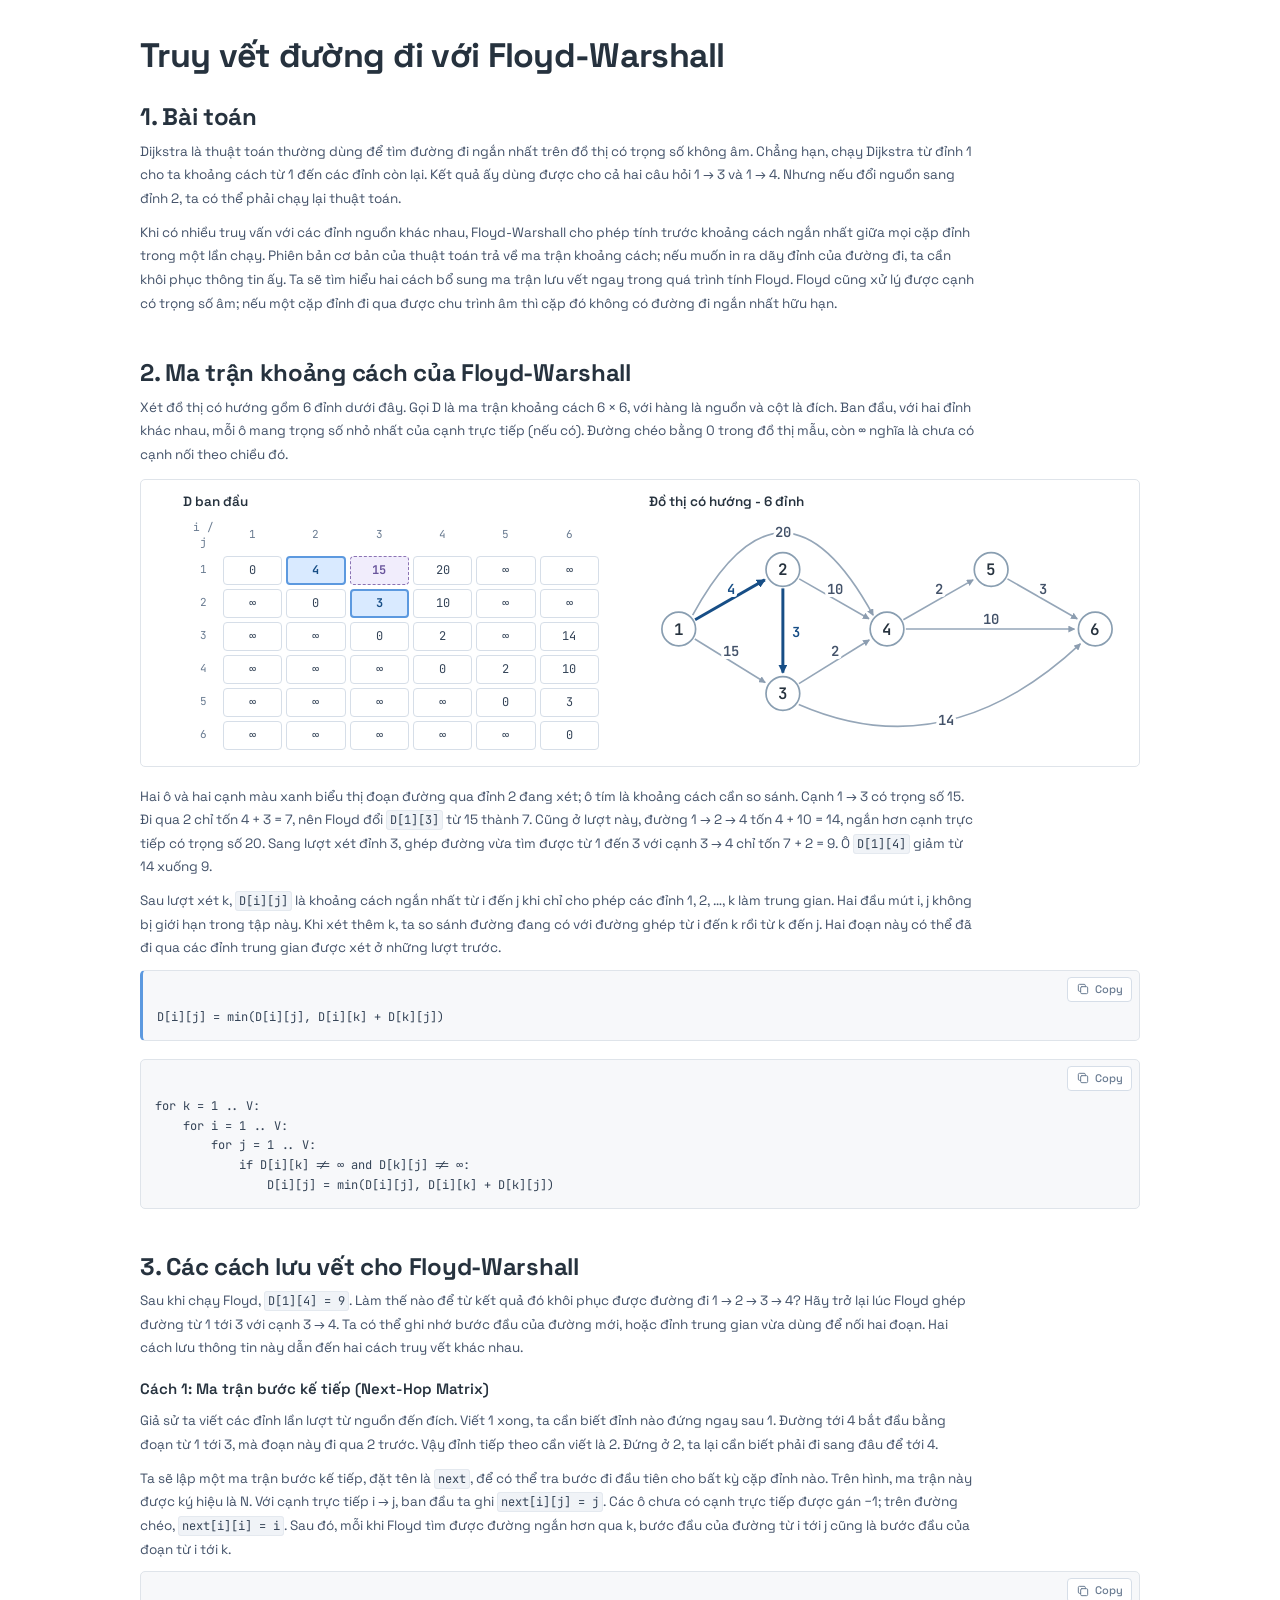
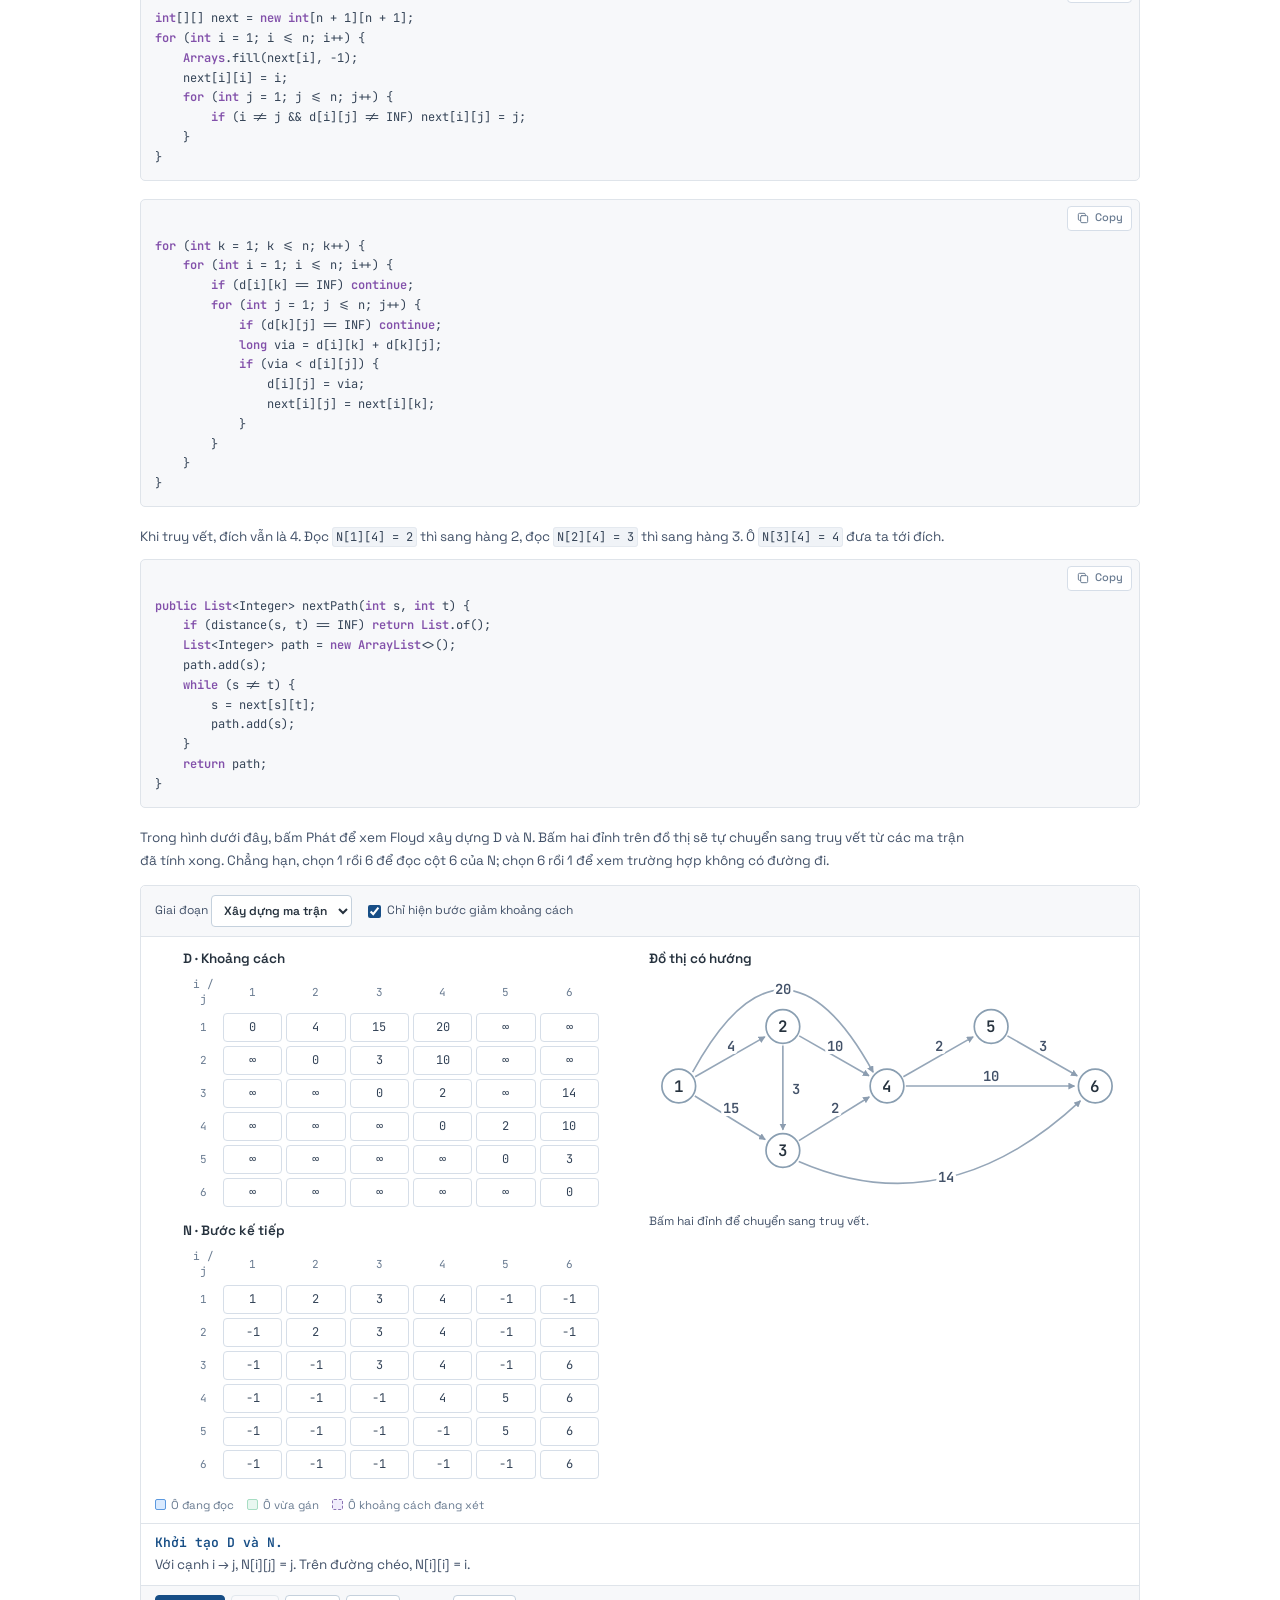
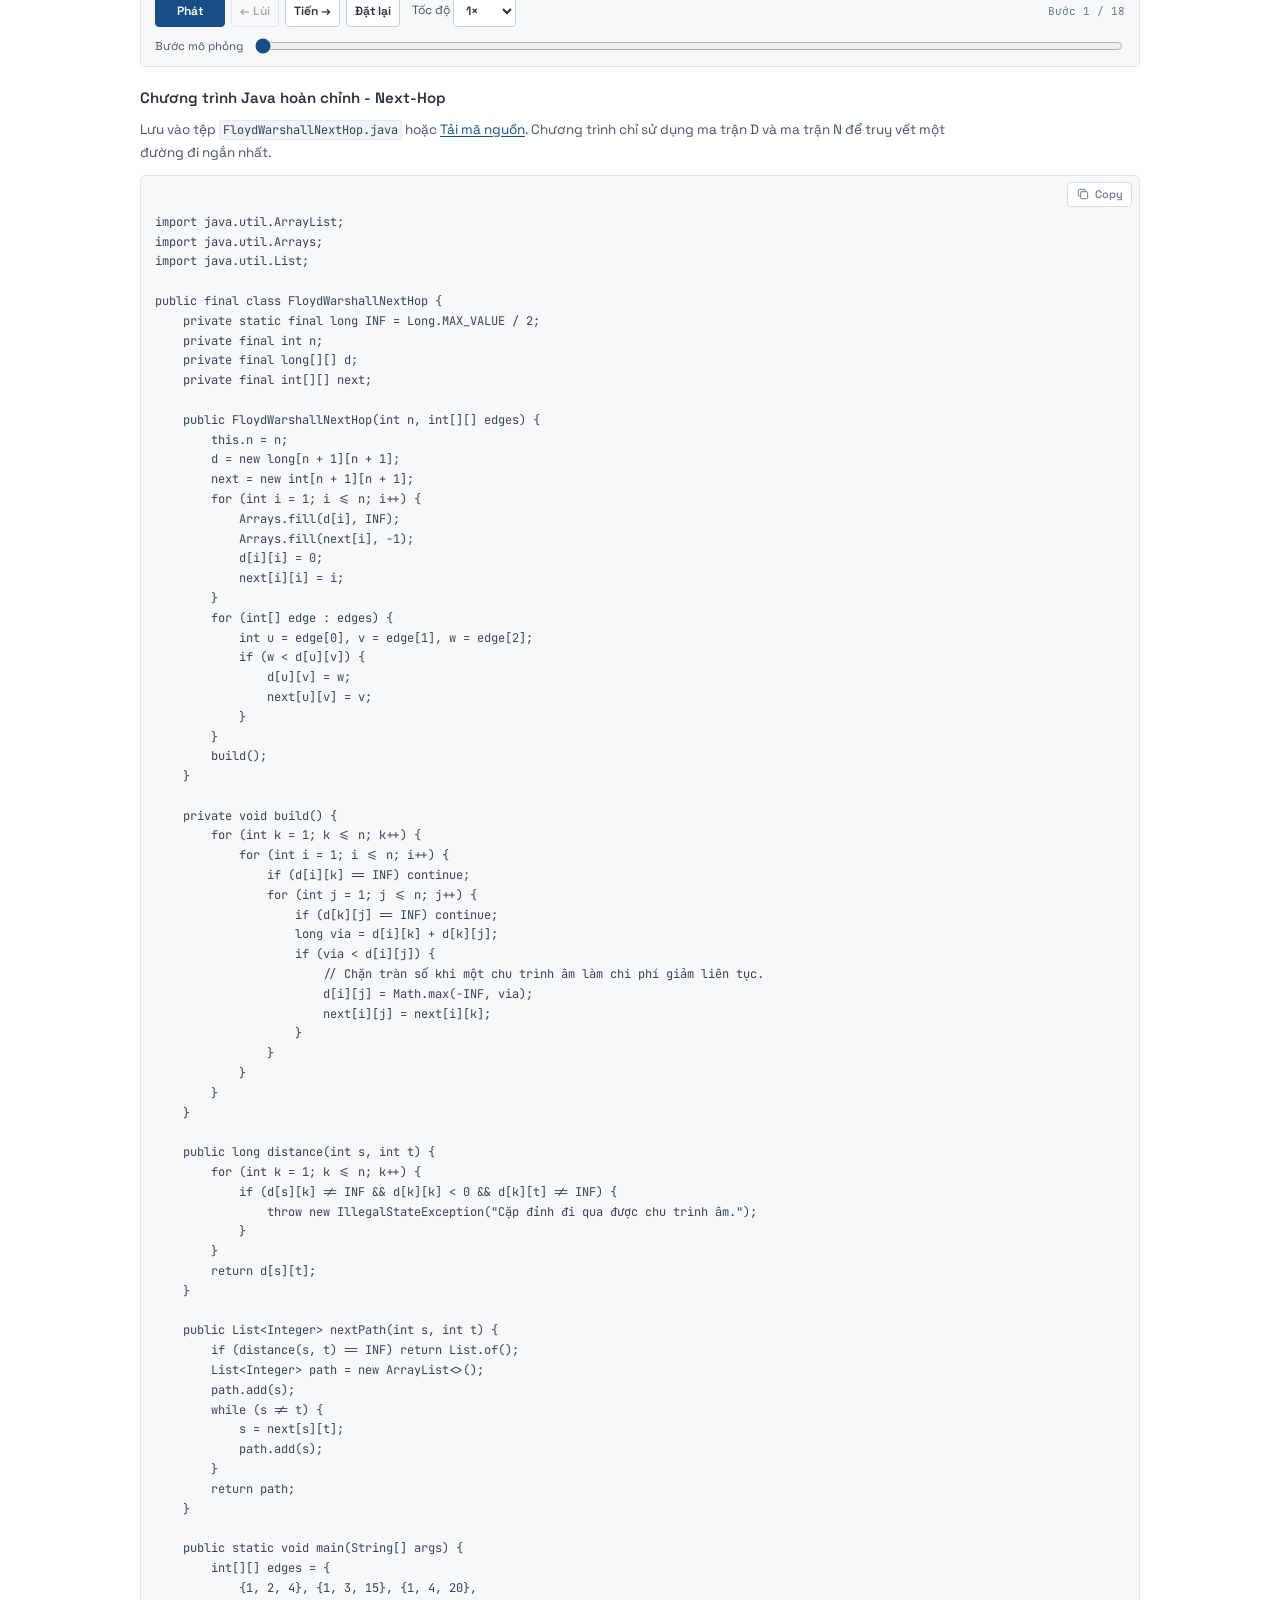
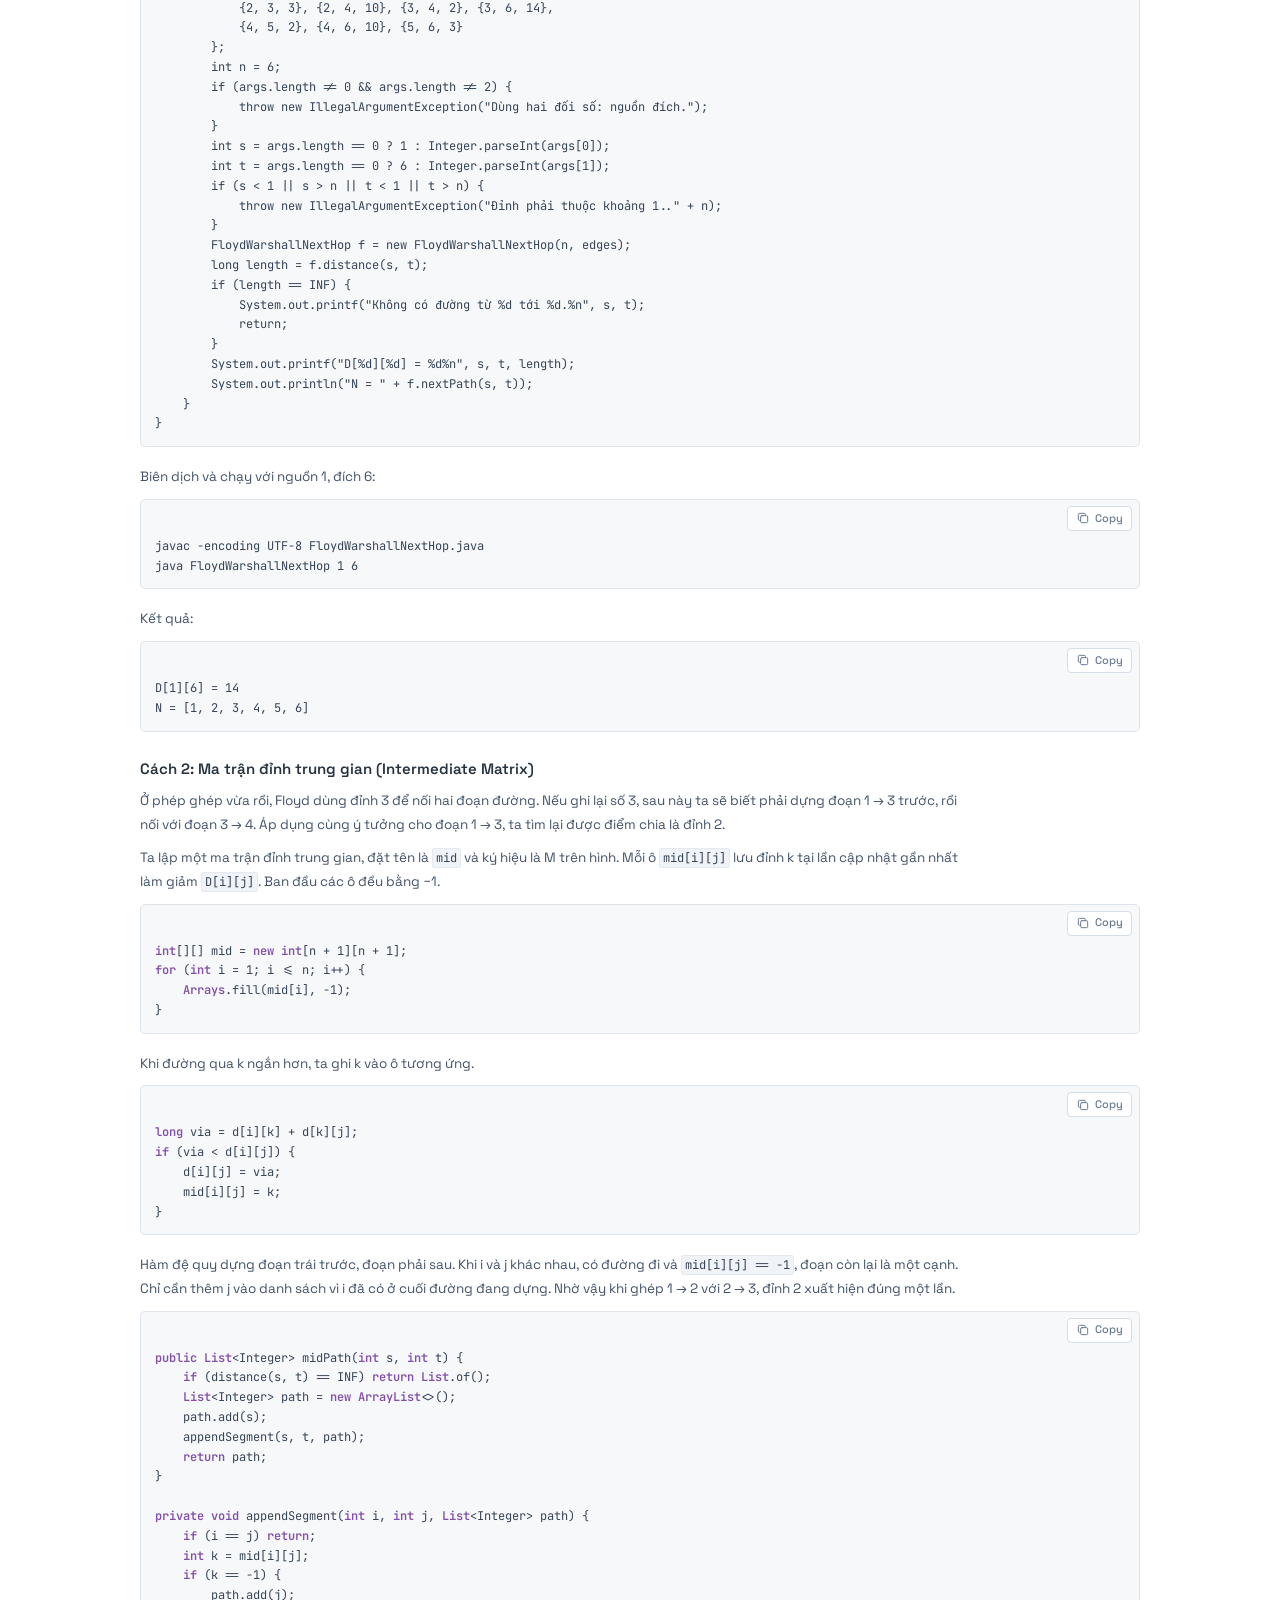
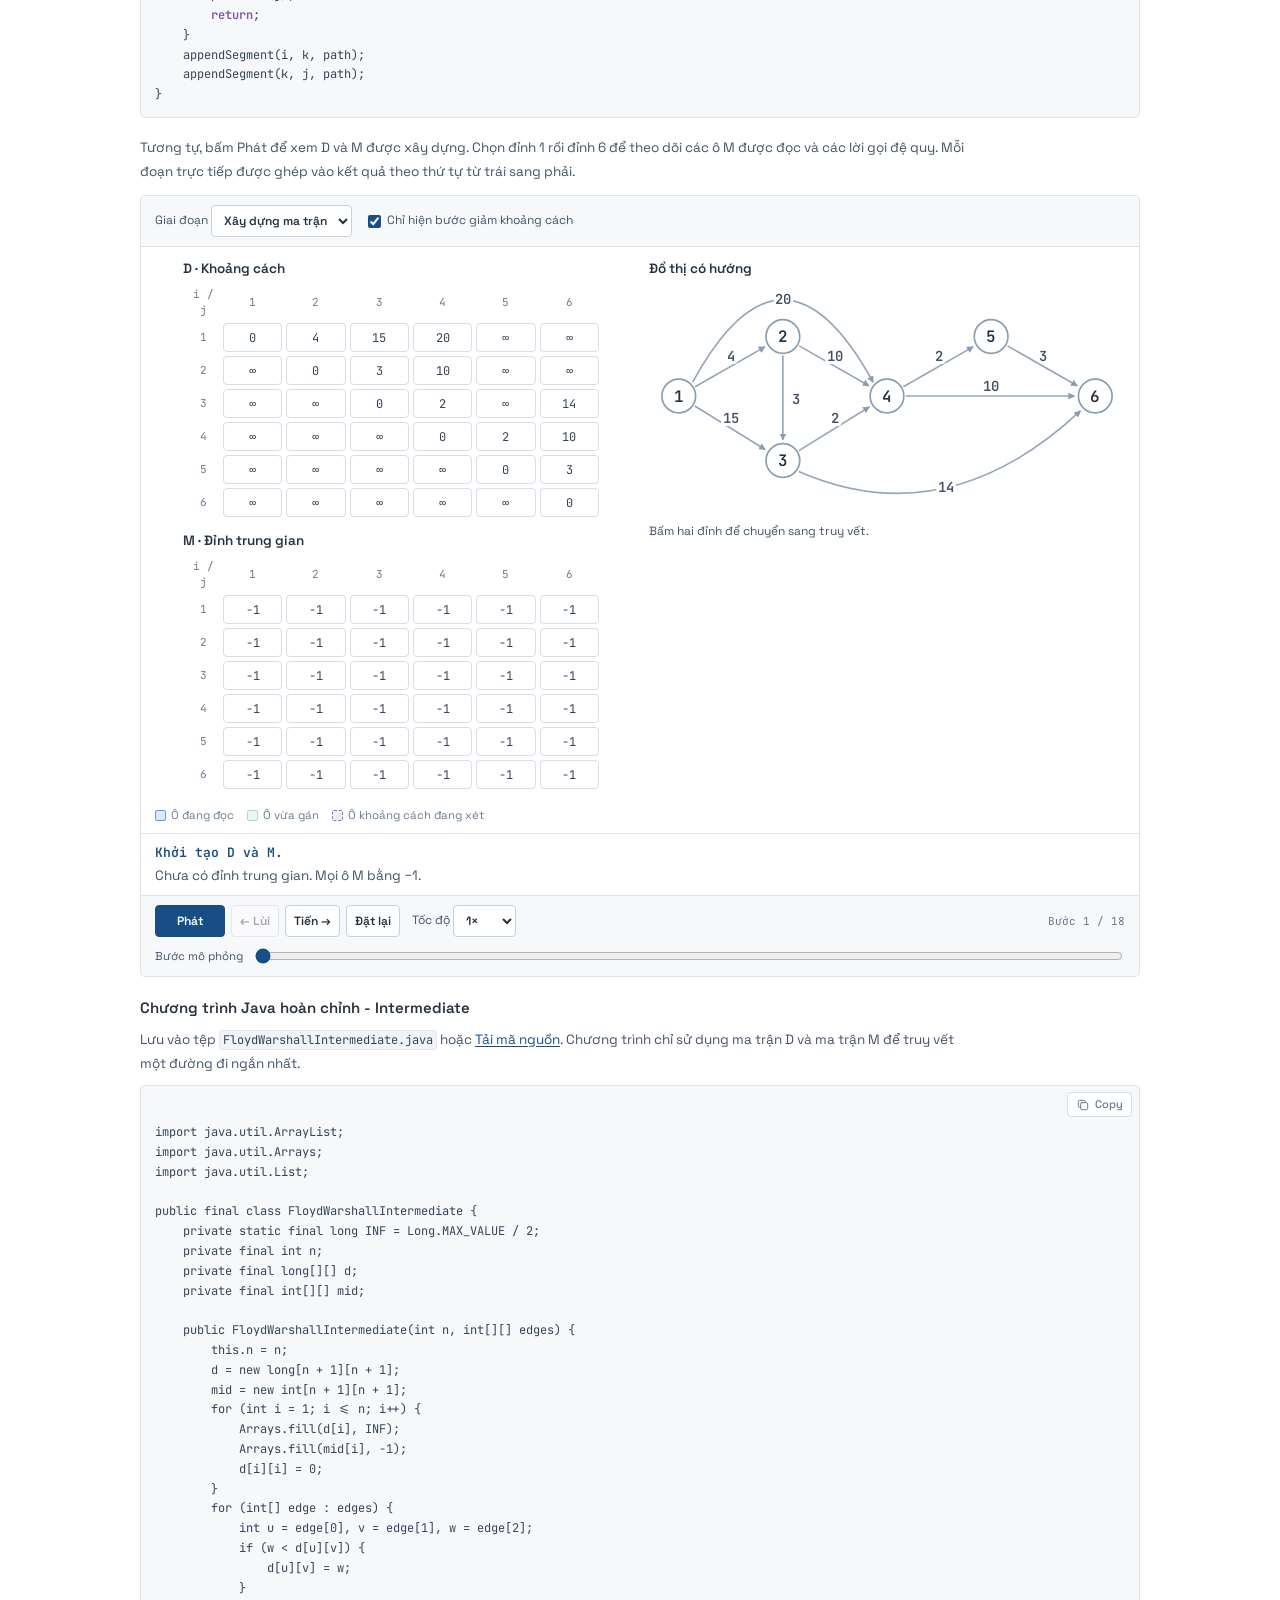
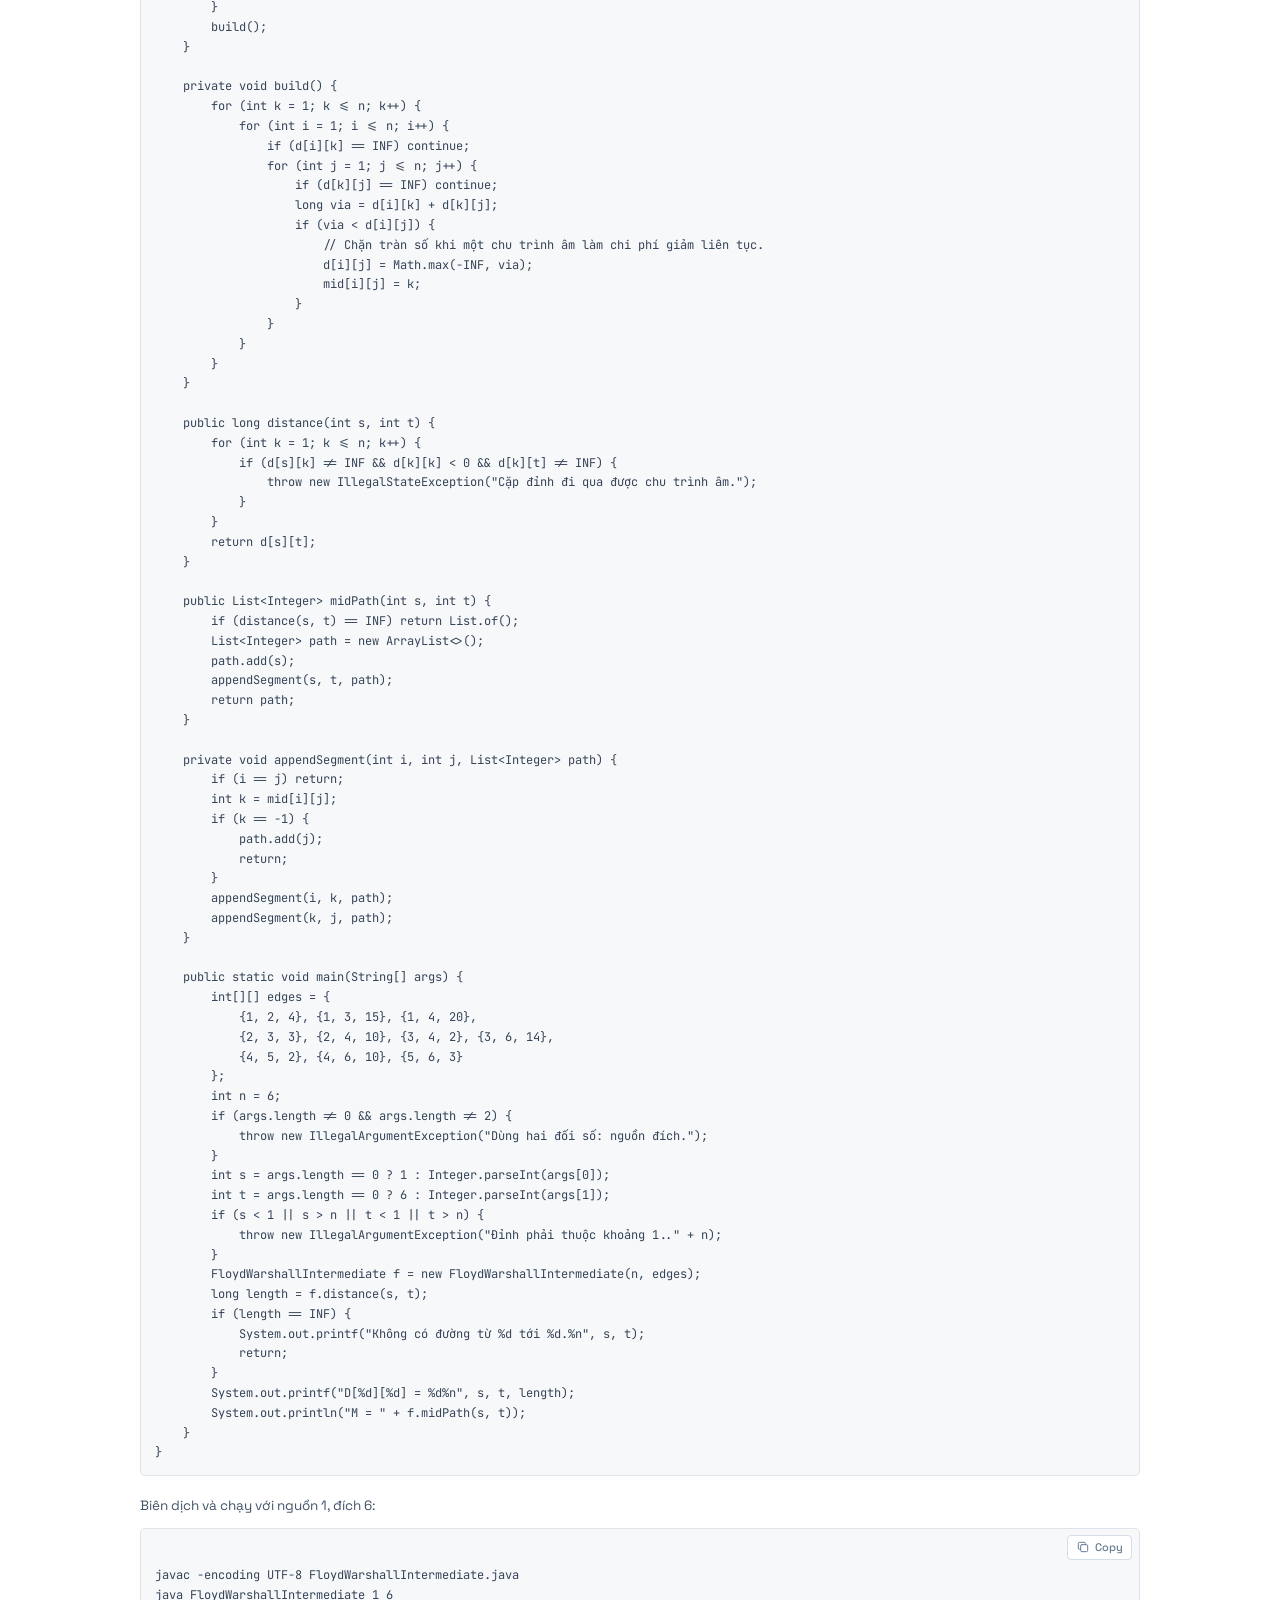
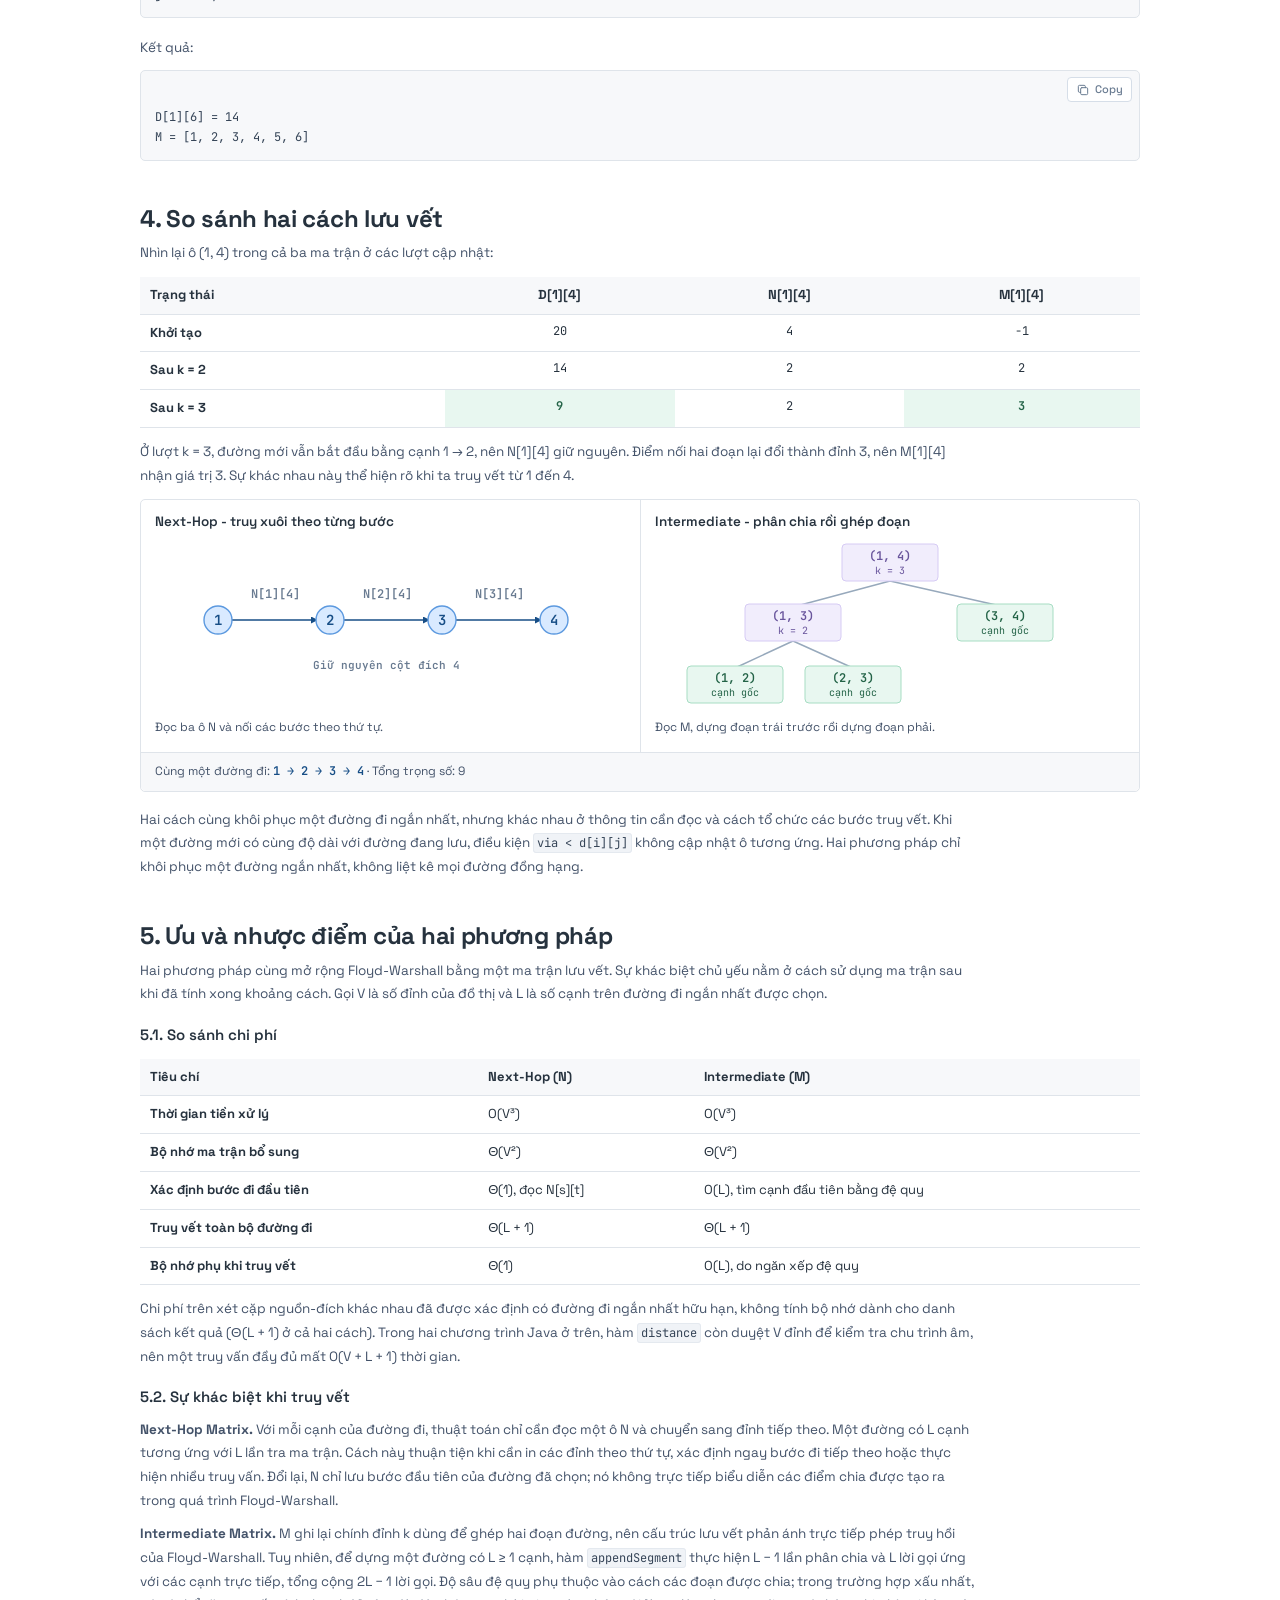
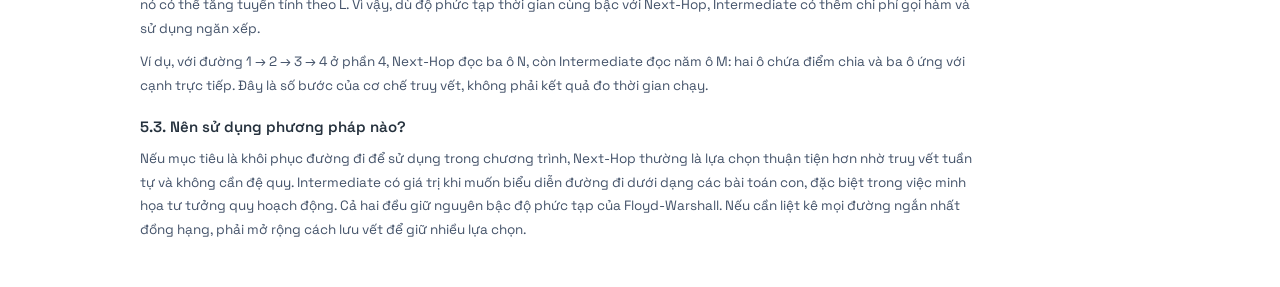
<file: index.html>
<!doctype html>
<html lang="vi">
<head>
<meta charset="utf-8"><meta name="viewport" content="width=device-width, initial-scale=1">
<title>Truy vết đường đi với Floyd-Warshall</title>
<meta name="description" content="Truy vết Floyd-Warshall bằng ma trận bước kế tiếp hoặc ma trận đỉnh trung gian, với ví dụ sáu đỉnh và mã Java.">
<link rel="stylesheet" href="lesson.css?v=copy1"><script defer src="matrix-engine.js?v=5"></script><script defer src="lesson.js?v=audit1"></script><script defer src="copy-code.js?v=1"></script>
</head>
<body><main>
<header><h1>Truy vết đường đi với Floyd-Warshall</h1></header>
<section id="problem"><h2>1. Bài toán</h2>
<p>Dijkstra là thuật toán thường dùng để tìm đường đi ngắn nhất trên đồ thị có trọng số không âm. Chẳng hạn, chạy Dijkstra từ đỉnh 1 cho ta khoảng cách từ 1 đến các đỉnh còn lại. Kết quả ấy dùng được cho cả hai câu hỏi 1 → 3 và 1 → 4. Nhưng nếu đổi nguồn sang đỉnh 2, ta có thể phải chạy lại thuật toán.</p>
<p>Khi có nhiều truy vấn với các đỉnh nguồn khác nhau, Floyd-Warshall cho phép tính trước khoảng cách ngắn nhất giữa mọi cặp đỉnh trong một lần chạy. Phiên bản cơ bản của thuật toán trả về ma trận khoảng cách; nếu muốn in ra dãy đỉnh của đường đi, ta cần khôi phục thông tin ấy. Ta sẽ tìm hiểu hai cách bổ sung ma trận lưu vết ngay trong quá trình tính Floyd. Floyd cũng xử lý được cạnh có trọng số âm; nếu một cặp đỉnh đi qua được chu trình âm thì cặp đó không có đường đi ngắn nhất hữu hạn.</p>
</section>
<section id="floyd"><h2>2. Ma trận khoảng cách của Floyd-Warshall</h2>
<p>Xét đồ thị có hướng gồm 6 đỉnh dưới đây. Gọi D là ma trận khoảng cách 6 × 6, với hàng là nguồn và cột là đích. Ban đầu, với hai đỉnh khác nhau, mỗi ô mang trọng số nhỏ nhất của cạnh trực tiếp (nếu có). Đường chéo bằng 0 trong đồ thị mẫu, còn ∞ nghĩa là chưa có cạnh nối theo chiều đó.</p>
<div class="views initial"><div class="matrices"><table class="matrix" data-matrix="D"><caption>D ban đầu</caption><thead><tr><td>i / j</td><th scope="col">1</th><th scope="col">2</th><th scope="col">3</th><th scope="col">4</th><th scope="col">5</th><th scope="col">6</th></tr></thead><tbody><tr><th scope="row">1</th><td data-cell="0,0">0</td><td data-cell="0,1" class="read">4</td><td data-cell="0,2" class="target">15</td><td data-cell="0,3">20</td><td data-cell="0,4">∞</td><td data-cell="0,5">∞</td></tr><tr><th scope="row">2</th><td data-cell="1,0">∞</td><td data-cell="1,1">0</td><td data-cell="1,2" class="read">3</td><td data-cell="1,3">10</td><td data-cell="1,4">∞</td><td data-cell="1,5">∞</td></tr><tr><th scope="row">3</th><td data-cell="2,0">∞</td><td data-cell="2,1">∞</td><td data-cell="2,2">0</td><td data-cell="2,3">2</td><td data-cell="2,4">∞</td><td data-cell="2,5">14</td></tr><tr><th scope="row">4</th><td data-cell="3,0">∞</td><td data-cell="3,1">∞</td><td data-cell="3,2">∞</td><td data-cell="3,3">0</td><td data-cell="3,4">2</td><td data-cell="3,5">10</td></tr><tr><th scope="row">5</th><td data-cell="4,0">∞</td><td data-cell="4,1">∞</td><td data-cell="4,2">∞</td><td data-cell="4,3">∞</td><td data-cell="4,4">0</td><td data-cell="4,5">3</td></tr><tr><th scope="row">6</th><td data-cell="5,0">∞</td><td data-cell="5,1">∞</td><td data-cell="5,2">∞</td><td data-cell="5,3">∞</td><td data-cell="5,4">∞</td><td data-cell="5,5">0</td></tr></tbody></table></div><figure class="graph-panel" style="--arrow:url(#arrow-initial);--arrow-on:url(#arrow-on-initial)"><figcaption>Đồ thị có hướng - 6 đỉnh</figcaption><svg class="route-graph" role="img" aria-labelledby="graph-title-initial" viewBox="0 0 480 238">
<title id="graph-title-initial">Đồ thị có hướng gồm 6 đỉnh. Các cạnh và trọng số: 1 → 2 (4), 1 → 3 (15), 1 → 4 (20), 2 → 3 (3), 2 → 4 (10), 3 → 4 (2), 3 → 6 (14), 4 → 5 (2), 4 → 6 (10), 5 → 6 (3).</title>
<defs>
              <marker id="arrow-initial" viewBox="0 0 8 8" refX="7" refY="4" markerWidth="7" markerHeight="7" orient="auto" markerUnits="userSpaceOnUse"><path d="M0 0 8 4 0 8Z" fill="#8c9db0"/></marker>
              <marker id="arrow-on-initial" viewBox="0 0 8 8" refX="7" refY="4" markerWidth="9" markerHeight="9" orient="auto" markerUnits="userSpaceOnUse"><path d="M0 0 8 4 0 8Z" fill="#174e86"/></marker>
            </defs>
<g data-edge="0,3"><path d="M44 101 Q135 -65 226 101"/><text x="135" y="17">20</text></g>
<g data-edge="2,5"><path d="M151 191 Q300 256 435 130"/><text x="300" y="207">14</text></g>
<g class="active" data-edge="0,1"><path d="M46.5 105.6 L116.8 65.4"/><text x="82.5" y="75">4</text></g>
<g data-edge="0,2"><path d="M46.2 125 L117.1 168.9"/><text x="82.5" y="137.5">15</text></g>
<g class="active" data-edge="1,2"><path d="M135 74 L135 159"/><text x="148" y="117.5">3</text></g>
<g data-edge="1,3"><path d="M151.5 64.4 L221.8 104.6"/><text x="187.5" y="75">10</text></g>
<g data-edge="2,3"><path d="M151.2 170 L222.1 126.1"/><text x="187.5" y="137.5">2</text></g>
<g data-edge="3,4"><path d="M256.5 105.6 L326.8 65.4"/><text x="292.5" y="75">2</text></g>
<g data-edge="3,5"><path d="M259 115 L429 115"/><text x="345" y="105">10</text></g>
<g data-edge="4,5"><path d="M361.5 64.4 L431.8 104.6"/><text x="397.5" y="75">3</text></g>
<g data-node="0" transform="translate(30 115)"><circle r="17"/><text>1</text></g>
<g data-node="1" transform="translate(135 55)"><circle r="17"/><text>2</text></g>
<g data-node="2" transform="translate(135 180)"><circle r="17"/><text>3</text></g>
<g data-node="3" transform="translate(240 115)"><circle r="17"/><text>4</text></g>
<g data-node="4" transform="translate(345 55)"><circle r="17"/><text>5</text></g>
<g data-node="5" transform="translate(450 115)"><circle r="17"/><text>6</text></g>
</svg></figure></div>

<p>Hai ô và hai cạnh màu xanh biểu thị đoạn đường qua đỉnh 2 đang xét; ô tím là khoảng cách cần so sánh. Cạnh 1 → 3 có trọng số 15. Đi qua 2 chỉ tốn 4 + 3 = 7, nên Floyd đổi <code>D[1][3]</code> từ 15 thành 7. Cũng ở lượt này, đường 1 → 2 → 4 tốn 4 + 10 = 14, ngắn hơn cạnh trực tiếp có trọng số 20. Sang lượt xét đỉnh 3, ghép đường vừa tìm được từ 1 đến 3 với cạnh 3 → 4 chỉ tốn 7 + 2 = 9. Ô <code>D[1][4]</code> giảm từ 14 xuống 9.</p>
<p>Sau lượt xét k, <code>D[i][j]</code> là khoảng cách ngắn nhất từ i đến j khi chỉ cho phép các đỉnh 1, 2, …, k làm trung gian. Hai đầu mút i, j không bị giới hạn trong tập này. Khi xét thêm k, ta so sánh đường đang có với đường ghép từ i đến k rồi từ k đến j. Hai đoạn này có thể đã đi qua các đỉnh trung gian được xét ở những lượt trước.</p>
<pre class="formula"><code>D[i][j] = min(D[i][j], D[i][k] + D[k][j])</code></pre>
<pre><code>for k = 1 .. V:
    for i = 1 .. V:
        for j = 1 .. V:
            if D[i][k] != ∞ and D[k][j] != ∞:
                D[i][j] = min(D[i][j], D[i][k] + D[k][j])</code></pre>
</section>
<section id="methods"><span id="code" aria-hidden="true"></span><h2>3. Các cách lưu vết cho Floyd-Warshall</h2>
<p>Sau khi chạy Floyd, <code>D[1][4] = 9</code>. Làm thế nào để từ kết quả đó khôi phục được đường đi 1 → 2 → 3 → 4? Hãy trở lại lúc Floyd ghép đường từ 1 tới 3 với cạnh 3 → 4. Ta có thể ghi nhớ bước đầu của đường mới, hoặc đỉnh trung gian vừa dùng để nối hai đoạn. Hai cách lưu thông tin này dẫn đến hai cách truy vết khác nhau.</p>

<div id="next-hop"><h3>Cách 1: Ma trận bước kế tiếp (Next-Hop Matrix)</h3>
<p>Giả sử ta viết các đỉnh lần lượt từ nguồn đến đích. Viết 1 xong, ta cần biết đỉnh nào đứng ngay sau 1. Đường tới 4 bắt đầu bằng đoạn từ 1 tới 3, mà đoạn này đi qua 2 trước. Vậy đỉnh tiếp theo cần viết là 2. Đứng ở 2, ta lại cần biết phải đi sang đâu để tới 4.</p>
<p>Ta sẽ lập một ma trận bước kế tiếp, đặt tên là <code>next</code>, để có thể tra bước đi đầu tiên cho bất kỳ cặp đỉnh nào. Trên hình, ma trận này được ký hiệu là N. Với cạnh trực tiếp i → j, ban đầu ta ghi <code>next[i][j] = j</code>. Các ô chưa có cạnh trực tiếp được gán −1; trên đường chéo, <code>next[i][i] = i</code>. Sau đó, mỗi khi Floyd tìm được đường ngắn hơn qua k, bước đầu của đường từ i tới j cũng là bước đầu của đoạn từ i tới k.</p>
<pre id="next-code"><code><span class="kw">int</span>[][] next = <span class="kw">new</span> <span class="kw">int</span>[n + 1][n + 1];
<span class="kw">for</span> (<span class="kw">int</span> i = 1; i &lt;= n; i++) {
    <span class="kw">Arrays</span>.fill(next[i], -1);
    next[i][i] = i;
    <span class="kw">for</span> (<span class="kw">int</span> j = 1; j &lt;= n; j++) {
        <span class="kw">if</span> (i != j &amp;&amp; d[i][j] != INF) next[i][j] = j;
    }
}</code></pre>
<pre><code><span class="kw">for</span> (<span class="kw">int</span> k = 1; k &lt;= n; k++) {
    <span class="kw">for</span> (<span class="kw">int</span> i = 1; i &lt;= n; i++) {
        <span class="kw">if</span> (d[i][k] == INF) <span class="kw">continue</span>;
        <span class="kw">for</span> (<span class="kw">int</span> j = 1; j &lt;= n; j++) {
            <span class="kw">if</span> (d[k][j] == INF) <span class="kw">continue</span>;
            <span class="kw">long</span> via = d[i][k] + d[k][j];
            <span class="kw">if</span> (via &lt; d[i][j]) {
                d[i][j] = via;
                next[i][j] = next[i][k];
            }
        }
    }
}</code></pre>
<p>Khi truy vết, đích vẫn là 4. Đọc <code>N[1][4] = 2</code> thì sang hàng 2, đọc <code>N[2][4] = 3</code> thì sang hàng 3. Ô <code>N[3][4] = 4</code> đưa ta tới đích.</p>
<pre><code><span class="kw">public</span> <span class="kw">List</span>&lt;Integer&gt; nextPath(<span class="kw">int</span> s, <span class="kw">int</span> t) {
    <span class="kw">if</span> (distance(s, t) == INF) <span class="kw">return</span> <span class="kw">List</span>.of();
    <span class="kw">List</span>&lt;Integer&gt; path = <span class="kw">new</span> <span class="kw">ArrayList</span>&lt;&gt;();
    path.add(s);
    <span class="kw">while</span> (s != t) {
        s = next[s][t];
        path.add(s);
    }
    <span class="kw">return</span> path;
}</code></pre>
<p class="demo-intro">Trong hình dưới đây, bấm Phát để xem Floyd xây dựng D và N. Bấm hai đỉnh trên đồ thị sẽ tự chuyển sang truy vết từ các ma trận đã tính xong. Chẳng hạn, chọn 1 rồi 6 để đọc cột 6 của N; chọn 6 rồi 1 để xem trường hợp không có đường đi.</p>
<div id="simulation"><div class="demo" data-method="N" id="demo-n">
  <div class="settings"><label>Giai đoạn <select data-role="phase"><option value="build">Xây dựng ma trận</option><option value="trace">Truy vết đường đi</option></select></label>
    <label data-role="filter-label"><input type="checkbox" data-role="filter" checked> Chỉ hiện bước giảm khoảng cách</label></div>
  <div class="views"><div class="matrices"><table class="matrix" data-matrix="D"><caption>D · Khoảng cách</caption><thead><tr><td>i / j</td><th scope="col">1</th><th scope="col">2</th><th scope="col">3</th><th scope="col">4</th><th scope="col">5</th><th scope="col">6</th></tr></thead><tbody><tr><th scope="row">1</th><td data-cell="0,0">0</td><td data-cell="0,1">4</td><td data-cell="0,2">15</td><td data-cell="0,3">20</td><td data-cell="0,4">∞</td><td data-cell="0,5">∞</td></tr><tr><th scope="row">2</th><td data-cell="1,0">∞</td><td data-cell="1,1">0</td><td data-cell="1,2">3</td><td data-cell="1,3">10</td><td data-cell="1,4">∞</td><td data-cell="1,5">∞</td></tr><tr><th scope="row">3</th><td data-cell="2,0">∞</td><td data-cell="2,1">∞</td><td data-cell="2,2">0</td><td data-cell="2,3">2</td><td data-cell="2,4">∞</td><td data-cell="2,5">14</td></tr><tr><th scope="row">4</th><td data-cell="3,0">∞</td><td data-cell="3,1">∞</td><td data-cell="3,2">∞</td><td data-cell="3,3">0</td><td data-cell="3,4">2</td><td data-cell="3,5">10</td></tr><tr><th scope="row">5</th><td data-cell="4,0">∞</td><td data-cell="4,1">∞</td><td data-cell="4,2">∞</td><td data-cell="4,3">∞</td><td data-cell="4,4">0</td><td data-cell="4,5">3</td></tr><tr><th scope="row">6</th><td data-cell="5,0">∞</td><td data-cell="5,1">∞</td><td data-cell="5,2">∞</td><td data-cell="5,3">∞</td><td data-cell="5,4">∞</td><td data-cell="5,5">0</td></tr></tbody></table><table class="matrix" data-matrix="N"><caption>N · Bước kế tiếp</caption><thead><tr><td>i / j</td><th scope="col">1</th><th scope="col">2</th><th scope="col">3</th><th scope="col">4</th><th scope="col">5</th><th scope="col">6</th></tr></thead><tbody><tr><th scope="row">1</th><td data-cell="0,0">1</td><td data-cell="0,1">2</td><td data-cell="0,2">3</td><td data-cell="0,3">4</td><td data-cell="0,4">−1</td><td data-cell="0,5">−1</td></tr><tr><th scope="row">2</th><td data-cell="1,0">−1</td><td data-cell="1,1">2</td><td data-cell="1,2">3</td><td data-cell="1,3">4</td><td data-cell="1,4">−1</td><td data-cell="1,5">−1</td></tr><tr><th scope="row">3</th><td data-cell="2,0">−1</td><td data-cell="2,1">−1</td><td data-cell="2,2">3</td><td data-cell="2,3">4</td><td data-cell="2,4">−1</td><td data-cell="2,5">6</td></tr><tr><th scope="row">4</th><td data-cell="3,0">−1</td><td data-cell="3,1">−1</td><td data-cell="3,2">−1</td><td data-cell="3,3">4</td><td data-cell="3,4">5</td><td data-cell="3,5">6</td></tr><tr><th scope="row">5</th><td data-cell="4,0">−1</td><td data-cell="4,1">−1</td><td data-cell="4,2">−1</td><td data-cell="4,3">−1</td><td data-cell="4,4">5</td><td data-cell="4,5">6</td></tr><tr><th scope="row">6</th><td data-cell="5,0">−1</td><td data-cell="5,1">−1</td><td data-cell="5,2">−1</td><td data-cell="5,3">−1</td><td data-cell="5,4">−1</td><td data-cell="5,5">6</td></tr></tbody></table>
  </div><div class="drawing"><figure class="graph-panel" style="--arrow:url(#arrow-N);--arrow-on:url(#arrow-on-N)"><figcaption>Đồ thị có hướng</figcaption><svg class="route-graph" role="group" aria-labelledby="graph-title-N" viewBox="0 0 480 238">
<title id="graph-title-N">Đồ thị có hướng gồm 6 đỉnh. Các cạnh và trọng số: 1 → 2 (4), 1 → 3 (15), 1 → 4 (20), 2 → 3 (3), 2 → 4 (10), 3 → 4 (2), 3 → 6 (14), 4 → 5 (2), 4 → 6 (10), 5 → 6 (3).</title>
<defs>
              <marker id="arrow-N" viewBox="0 0 8 8" refX="7" refY="4" markerWidth="7" markerHeight="7" orient="auto" markerUnits="userSpaceOnUse"><path d="M0 0 8 4 0 8Z" fill="#8c9db0"/></marker>
              <marker id="arrow-on-N" viewBox="0 0 8 8" refX="7" refY="4" markerWidth="9" markerHeight="9" orient="auto" markerUnits="userSpaceOnUse"><path d="M0 0 8 4 0 8Z" fill="#174e86"/></marker>
            </defs>
<g data-edge="0,3"><path d="M44 101 Q135 -65 226 101"/><text x="135" y="17">20</text></g>
<g data-edge="2,5"><path d="M151 191 Q300 256 435 130"/><text x="300" y="207">14</text></g>
<g data-edge="0,1"><path d="M46.5 105.6 L116.8 65.4"/><text x="82.5" y="75">4</text></g>
<g data-edge="0,2"><path d="M46.2 125 L117.1 168.9"/><text x="82.5" y="137.5">15</text></g>
<g data-edge="1,2"><path d="M135 74 L135 159"/><text x="148" y="117.5">3</text></g>
<g data-edge="1,3"><path d="M151.5 64.4 L221.8 104.6"/><text x="187.5" y="75">10</text></g>
<g data-edge="2,3"><path d="M151.2 170 L222.1 126.1"/><text x="187.5" y="137.5">2</text></g>
<g data-edge="3,4"><path d="M256.5 105.6 L326.8 65.4"/><text x="292.5" y="75">2</text></g>
<g data-edge="3,5"><path d="M259 115 L429 115"/><text x="345" y="105">10</text></g>
<g data-edge="4,5"><path d="M361.5 64.4 L431.8 104.6"/><text x="397.5" y="75">3</text></g>
<g role="button" tabindex="0" aria-label="Chọn đỉnh 1" data-node="0" transform="translate(30 115)"><circle class="node-hit" r="30"/><circle class="node-ring" r="22"/><circle class="node-face" r="17"/><text>1</text></g>
<g role="button" tabindex="0" aria-label="Chọn đỉnh 2" data-node="1" transform="translate(135 55)"><circle class="node-hit" r="30"/><circle class="node-ring" r="22"/><circle class="node-face" r="17"/><text>2</text></g>
<g role="button" tabindex="0" aria-label="Chọn đỉnh 3" data-node="2" transform="translate(135 180)"><circle class="node-hit" r="30"/><circle class="node-ring" r="22"/><circle class="node-face" r="17"/><text>3</text></g>
<g role="button" tabindex="0" aria-label="Chọn đỉnh 4" data-node="3" transform="translate(240 115)"><circle class="node-hit" r="30"/><circle class="node-ring" r="22"/><circle class="node-face" r="17"/><text>4</text></g>
<g role="button" tabindex="0" aria-label="Chọn đỉnh 5" data-node="4" transform="translate(345 55)"><circle class="node-hit" r="30"/><circle class="node-ring" r="22"/><circle class="node-face" r="17"/><text>5</text></g>
<g role="button" tabindex="0" aria-label="Chọn đỉnh 6" data-node="5" transform="translate(450 115)"><circle class="node-hit" r="30"/><circle class="node-ring" r="22"/><circle class="node-face" r="17"/><text>6</text></g>
</svg></figure>
    <p class="pick" data-role="pick" aria-live="polite">Chọn đỉnh nguồn, rồi chọn đỉnh đích.</p>
    <p class="route" data-role="route"></p>
  </div></div>
  <p class="legend"><span class="read-key"></span>Ô đang đọc <span class="write-key"></span>Ô vừa gán <span class="target-key"></span>Ô khoảng cách đang xét</p>
  <div class="feedback"><p data-role="statement" aria-live="polite" aria-atomic="true">Trạng thái ban đầu.</p><p class="detail" data-role="detail"></p></div>
  <div class="player"><button type="button" data-action="play">Phát</button><button type="button" data-action="prev" aria-label="Lùi một bước">← Lùi</button><button type="button" data-action="next" aria-label="Tiến một bước">Tiến →</button><button type="button" data-action="reset">Đặt lại</button>
    <label>Tốc độ <select data-role="speed"><option value="2200">0,5×</option><option value="1100" selected>1×</option><option value="550">2×</option></select></label><span data-role="count"></span></div>
  <div class="timeline"><label>Bước mô phỏng <input type="range" data-role="range" min="1" max="1" value="1" step="1" aria-label="Bước mô phỏng"></label></div>
  <noscript><p>Bật JavaScript để chọn đỉnh và chạy từng bước.</p></noscript>
</div></div>
<div class="full-source" id="code-n">
<h4>Chương trình Java hoàn chỉnh - Next-Hop</h4>
<p>Lưu vào tệp <code>FloydWarshallNextHop.java</code> hoặc <a class="source-download" href="FloydWarshallNextHop.java" download>Tải mã nguồn</a>. Chương trình chỉ sử dụng ma trận D và ma trận N để truy vết một đường đi ngắn nhất.</p>
<pre><code id="java-n-source">import java.util.ArrayList;
import java.util.Arrays;
import java.util.List;

public final class FloydWarshallNextHop {
    private static final long INF = Long.MAX_VALUE / 2;
    private final int n;
    private final long[][] d;
    private final int[][] next;

    public FloydWarshallNextHop(int n, int[][] edges) {
        this.n = n;
        d = new long[n + 1][n + 1];
        next = new int[n + 1][n + 1];
        for (int i = 1; i &lt;= n; i++) {
            Arrays.fill(d[i], INF);
            Arrays.fill(next[i], -1);
            d[i][i] = 0;
            next[i][i] = i;
        }
        for (int[] edge : edges) {
            int u = edge[0], v = edge[1], w = edge[2];
            if (w &lt; d[u][v]) {
                d[u][v] = w;
                next[u][v] = v;
            }
        }
        build();
    }

    private void build() {
        for (int k = 1; k &lt;= n; k++) {
            for (int i = 1; i &lt;= n; i++) {
                if (d[i][k] == INF) continue;
                for (int j = 1; j &lt;= n; j++) {
                    if (d[k][j] == INF) continue;
                    long via = d[i][k] + d[k][j];
                    if (via &lt; d[i][j]) {
                        // Chặn tràn số khi một chu trình âm làm chi phí giảm liên tục.
                        d[i][j] = Math.max(-INF, via);
                        next[i][j] = next[i][k];
                    }
                }
            }
        }
    }

    public long distance(int s, int t) {
        for (int k = 1; k &lt;= n; k++) {
            if (d[s][k] != INF &amp;&amp; d[k][k] &lt; 0 &amp;&amp; d[k][t] != INF) {
                throw new IllegalStateException("Cặp đỉnh đi qua được chu trình âm.");
            }
        }
        return d[s][t];
    }

    public List&lt;Integer&gt; nextPath(int s, int t) {
        if (distance(s, t) == INF) return List.of();
        List&lt;Integer&gt; path = new ArrayList&lt;&gt;();
        path.add(s);
        while (s != t) {
            s = next[s][t];
            path.add(s);
        }
        return path;
    }

    public static void main(String[] args) {
        int[][] edges = {
            {1, 2, 4}, {1, 3, 15}, {1, 4, 20},
            {2, 3, 3}, {2, 4, 10}, {3, 4, 2}, {3, 6, 14},
            {4, 5, 2}, {4, 6, 10}, {5, 6, 3}
        };
        int n = 6;
        if (args.length != 0 &amp;&amp; args.length != 2) {
            throw new IllegalArgumentException("Dùng hai đối số: nguồn đích.");
        }
        int s = args.length == 0 ? 1 : Integer.parseInt(args[0]);
        int t = args.length == 0 ? 6 : Integer.parseInt(args[1]);
        if (s &lt; 1 || s &gt; n || t &lt; 1 || t &gt; n) {
            throw new IllegalArgumentException("Đỉnh phải thuộc khoảng 1.." + n);
        }
        FloydWarshallNextHop f = new FloydWarshallNextHop(n, edges);
        long length = f.distance(s, t);
        if (length == INF) {
            System.out.printf("Không có đường từ %d tới %d.%n", s, t);
            return;
        }
        System.out.printf("D[%d][%d] = %d%n", s, t, length);
        System.out.println("N = " + f.nextPath(s, t));
    }
}
</code></pre>
<p>Biên dịch và chạy với nguồn 1, đích 6:</p>
<pre><code>javac -encoding UTF-8 FloydWarshallNextHop.java
java FloydWarshallNextHop 1 6</code></pre>
<p>Kết quả:</p>
<pre><code>D[1][6] = 14
N = [1, 2, 3, 4, 5, 6]</code></pre>
</div>
</div>
<div id="intermediate"><h3>Cách 2: Ma trận đỉnh trung gian (Intermediate Matrix)</h3>
<p>Ở phép ghép vừa rồi, Floyd dùng đỉnh 3 để nối hai đoạn đường. Nếu ghi lại số 3, sau này ta sẽ biết phải dựng đoạn 1 → 3 trước, rồi nối với đoạn 3 → 4. Áp dụng cùng ý tưởng cho đoạn 1 → 3, ta tìm lại được điểm chia là đỉnh 2.</p>
<p>Ta lập một ma trận đỉnh trung gian, đặt tên là <code>mid</code> và ký hiệu là M trên hình. Mỗi ô <code>mid[i][j]</code> lưu đỉnh k tại lần cập nhật gần nhất làm giảm <code>D[i][j]</code>. Ban đầu các ô đều bằng −1.</p>
<pre><code><span class="kw">int</span>[][] mid = <span class="kw">new</span> <span class="kw">int</span>[n + 1][n + 1];
<span class="kw">for</span> (<span class="kw">int</span> i = 1; i &lt;= n; i++) {
    <span class="kw">Arrays</span>.fill(mid[i], -1);
}</code></pre>
<p>Khi đường qua k ngắn hơn, ta ghi k vào ô tương ứng.</p>
<pre><code><span class="kw">long</span> via = d[i][k] + d[k][j];
<span class="kw">if</span> (via &lt; d[i][j]) {
    d[i][j] = via;
    mid[i][j] = k;
}</code></pre>
<p>Hàm đệ quy dựng đoạn trái trước, đoạn phải sau. Khi i và j khác nhau, có đường đi và <code>mid[i][j] == -1</code>, đoạn còn lại là một cạnh. Chỉ cần thêm j vào danh sách vì i đã có ở cuối đường đang dựng. Nhờ vậy khi ghép 1 → 2 với 2 → 3, đỉnh 2 xuất hiện đúng một lần.</p>
<pre><code><span class="kw">public</span> <span class="kw">List</span>&lt;Integer&gt; midPath(<span class="kw">int</span> s, <span class="kw">int</span> t) {
    <span class="kw">if</span> (distance(s, t) == INF) <span class="kw">return</span> <span class="kw">List</span>.of();
    <span class="kw">List</span>&lt;Integer&gt; path = <span class="kw">new</span> <span class="kw">ArrayList</span>&lt;&gt;();
    path.add(s);
    appendSegment(s, t, path);
    <span class="kw">return</span> path;
}

<span class="kw">private</span> <span class="kw">void</span> appendSegment(<span class="kw">int</span> i, <span class="kw">int</span> j, <span class="kw">List</span>&lt;Integer&gt; path) {
    <span class="kw">if</span> (i == j) <span class="kw">return</span>;
    <span class="kw">int</span> k = mid[i][j];
    <span class="kw">if</span> (k == -1) {
        path.add(j);
        <span class="kw">return</span>;
    }
    appendSegment(i, k, path);
    appendSegment(k, j, path);
}</code></pre>
<p class="demo-intro">Tương tự, bấm Phát để xem D và M được xây dựng. Chọn đỉnh 1 rồi đỉnh 6 để theo dõi các ô M được đọc và các lời gọi đệ quy. Mỗi đoạn trực tiếp được ghép vào kết quả theo thứ tự từ trái sang phải.</p>
<div class="demo" data-method="M" id="demo-m">
  <div class="settings"><label>Giai đoạn <select data-role="phase"><option value="build">Xây dựng ma trận</option><option value="trace">Truy vết đường đi</option></select></label>
    <label data-role="filter-label"><input type="checkbox" data-role="filter" checked> Chỉ hiện bước giảm khoảng cách</label></div>
  <div class="views"><div class="matrices"><table class="matrix" data-matrix="D"><caption>D · Khoảng cách</caption><thead><tr><td>i / j</td><th scope="col">1</th><th scope="col">2</th><th scope="col">3</th><th scope="col">4</th><th scope="col">5</th><th scope="col">6</th></tr></thead><tbody><tr><th scope="row">1</th><td data-cell="0,0">0</td><td data-cell="0,1">4</td><td data-cell="0,2">15</td><td data-cell="0,3">20</td><td data-cell="0,4">∞</td><td data-cell="0,5">∞</td></tr><tr><th scope="row">2</th><td data-cell="1,0">∞</td><td data-cell="1,1">0</td><td data-cell="1,2">3</td><td data-cell="1,3">10</td><td data-cell="1,4">∞</td><td data-cell="1,5">∞</td></tr><tr><th scope="row">3</th><td data-cell="2,0">∞</td><td data-cell="2,1">∞</td><td data-cell="2,2">0</td><td data-cell="2,3">2</td><td data-cell="2,4">∞</td><td data-cell="2,5">14</td></tr><tr><th scope="row">4</th><td data-cell="3,0">∞</td><td data-cell="3,1">∞</td><td data-cell="3,2">∞</td><td data-cell="3,3">0</td><td data-cell="3,4">2</td><td data-cell="3,5">10</td></tr><tr><th scope="row">5</th><td data-cell="4,0">∞</td><td data-cell="4,1">∞</td><td data-cell="4,2">∞</td><td data-cell="4,3">∞</td><td data-cell="4,4">0</td><td data-cell="4,5">3</td></tr><tr><th scope="row">6</th><td data-cell="5,0">∞</td><td data-cell="5,1">∞</td><td data-cell="5,2">∞</td><td data-cell="5,3">∞</td><td data-cell="5,4">∞</td><td data-cell="5,5">0</td></tr></tbody></table><table class="matrix" data-matrix="M"><caption>M · Đỉnh trung gian</caption><thead><tr><td>i / j</td><th scope="col">1</th><th scope="col">2</th><th scope="col">3</th><th scope="col">4</th><th scope="col">5</th><th scope="col">6</th></tr></thead><tbody><tr><th scope="row">1</th><td data-cell="0,0">−1</td><td data-cell="0,1">−1</td><td data-cell="0,2">−1</td><td data-cell="0,3">−1</td><td data-cell="0,4">−1</td><td data-cell="0,5">−1</td></tr><tr><th scope="row">2</th><td data-cell="1,0">−1</td><td data-cell="1,1">−1</td><td data-cell="1,2">−1</td><td data-cell="1,3">−1</td><td data-cell="1,4">−1</td><td data-cell="1,5">−1</td></tr><tr><th scope="row">3</th><td data-cell="2,0">−1</td><td data-cell="2,1">−1</td><td data-cell="2,2">−1</td><td data-cell="2,3">−1</td><td data-cell="2,4">−1</td><td data-cell="2,5">−1</td></tr><tr><th scope="row">4</th><td data-cell="3,0">−1</td><td data-cell="3,1">−1</td><td data-cell="3,2">−1</td><td data-cell="3,3">−1</td><td data-cell="3,4">−1</td><td data-cell="3,5">−1</td></tr><tr><th scope="row">5</th><td data-cell="4,0">−1</td><td data-cell="4,1">−1</td><td data-cell="4,2">−1</td><td data-cell="4,3">−1</td><td data-cell="4,4">−1</td><td data-cell="4,5">−1</td></tr><tr><th scope="row">6</th><td data-cell="5,0">−1</td><td data-cell="5,1">−1</td><td data-cell="5,2">−1</td><td data-cell="5,3">−1</td><td data-cell="5,4">−1</td><td data-cell="5,5">−1</td></tr></tbody></table>
    <div data-role="calls-box" class="calls" hidden><h4>Lời gọi đệ quy</h4><ol data-role="calls"></ol></div>
  </div><div class="drawing"><figure class="graph-panel" style="--arrow:url(#arrow-M);--arrow-on:url(#arrow-on-M)"><figcaption>Đồ thị có hướng</figcaption><svg class="route-graph" role="group" aria-labelledby="graph-title-M" viewBox="0 0 480 238">
<title id="graph-title-M">Đồ thị có hướng gồm 6 đỉnh. Các cạnh và trọng số: 1 → 2 (4), 1 → 3 (15), 1 → 4 (20), 2 → 3 (3), 2 → 4 (10), 3 → 4 (2), 3 → 6 (14), 4 → 5 (2), 4 → 6 (10), 5 → 6 (3).</title>
<defs>
              <marker id="arrow-M" viewBox="0 0 8 8" refX="7" refY="4" markerWidth="7" markerHeight="7" orient="auto" markerUnits="userSpaceOnUse"><path d="M0 0 8 4 0 8Z" fill="#8c9db0"/></marker>
              <marker id="arrow-on-M" viewBox="0 0 8 8" refX="7" refY="4" markerWidth="9" markerHeight="9" orient="auto" markerUnits="userSpaceOnUse"><path d="M0 0 8 4 0 8Z" fill="#174e86"/></marker>
            </defs>
<g data-edge="0,3"><path d="M44 101 Q135 -65 226 101"/><text x="135" y="17">20</text></g>
<g data-edge="2,5"><path d="M151 191 Q300 256 435 130"/><text x="300" y="207">14</text></g>
<g data-edge="0,1"><path d="M46.5 105.6 L116.8 65.4"/><text x="82.5" y="75">4</text></g>
<g data-edge="0,2"><path d="M46.2 125 L117.1 168.9"/><text x="82.5" y="137.5">15</text></g>
<g data-edge="1,2"><path d="M135 74 L135 159"/><text x="148" y="117.5">3</text></g>
<g data-edge="1,3"><path d="M151.5 64.4 L221.8 104.6"/><text x="187.5" y="75">10</text></g>
<g data-edge="2,3"><path d="M151.2 170 L222.1 126.1"/><text x="187.5" y="137.5">2</text></g>
<g data-edge="3,4"><path d="M256.5 105.6 L326.8 65.4"/><text x="292.5" y="75">2</text></g>
<g data-edge="3,5"><path d="M259 115 L429 115"/><text x="345" y="105">10</text></g>
<g data-edge="4,5"><path d="M361.5 64.4 L431.8 104.6"/><text x="397.5" y="75">3</text></g>
<g role="button" tabindex="0" aria-label="Chọn đỉnh 1" data-node="0" transform="translate(30 115)"><circle class="node-hit" r="30"/><circle class="node-ring" r="22"/><circle class="node-face" r="17"/><text>1</text></g>
<g role="button" tabindex="0" aria-label="Chọn đỉnh 2" data-node="1" transform="translate(135 55)"><circle class="node-hit" r="30"/><circle class="node-ring" r="22"/><circle class="node-face" r="17"/><text>2</text></g>
<g role="button" tabindex="0" aria-label="Chọn đỉnh 3" data-node="2" transform="translate(135 180)"><circle class="node-hit" r="30"/><circle class="node-ring" r="22"/><circle class="node-face" r="17"/><text>3</text></g>
<g role="button" tabindex="0" aria-label="Chọn đỉnh 4" data-node="3" transform="translate(240 115)"><circle class="node-hit" r="30"/><circle class="node-ring" r="22"/><circle class="node-face" r="17"/><text>4</text></g>
<g role="button" tabindex="0" aria-label="Chọn đỉnh 5" data-node="4" transform="translate(345 55)"><circle class="node-hit" r="30"/><circle class="node-ring" r="22"/><circle class="node-face" r="17"/><text>5</text></g>
<g role="button" tabindex="0" aria-label="Chọn đỉnh 6" data-node="5" transform="translate(450 115)"><circle class="node-hit" r="30"/><circle class="node-ring" r="22"/><circle class="node-face" r="17"/><text>6</text></g>
</svg></figure>
    <p class="pick" data-role="pick" aria-live="polite">Chọn đỉnh nguồn, rồi chọn đỉnh đích.</p>
    <p class="route" data-role="route"></p>
  </div></div>
  <p class="legend"><span class="read-key"></span>Ô đang đọc <span class="write-key"></span>Ô vừa gán <span class="target-key"></span>Ô khoảng cách đang xét</p>
  <div class="feedback"><p data-role="statement" aria-live="polite" aria-atomic="true">Trạng thái ban đầu.</p><p class="detail" data-role="detail"></p></div>
  <div class="player"><button type="button" data-action="play">Phát</button><button type="button" data-action="prev" aria-label="Lùi một bước">← Lùi</button><button type="button" data-action="next" aria-label="Tiến một bước">Tiến →</button><button type="button" data-action="reset">Đặt lại</button>
    <label>Tốc độ <select data-role="speed"><option value="2200">0,5×</option><option value="1100" selected>1×</option><option value="550">2×</option></select></label><span data-role="count"></span></div>
  <div class="timeline"><label>Bước mô phỏng <input type="range" data-role="range" min="1" max="1" value="1" step="1" aria-label="Bước mô phỏng"></label></div>
  <noscript><p>Bật JavaScript để chọn đỉnh và chạy từng bước.</p></noscript>
</div>
<div class="full-source" id="code-m">
<h4>Chương trình Java hoàn chỉnh - Intermediate</h4>
<p>Lưu vào tệp <code>FloydWarshallIntermediate.java</code> hoặc <a class="source-download" href="FloydWarshallIntermediate.java" download>Tải mã nguồn</a>. Chương trình chỉ sử dụng ma trận D và ma trận M để truy vết một đường đi ngắn nhất.</p>
<pre><code id="java-m-source">import java.util.ArrayList;
import java.util.Arrays;
import java.util.List;

public final class FloydWarshallIntermediate {
    private static final long INF = Long.MAX_VALUE / 2;
    private final int n;
    private final long[][] d;
    private final int[][] mid;

    public FloydWarshallIntermediate(int n, int[][] edges) {
        this.n = n;
        d = new long[n + 1][n + 1];
        mid = new int[n + 1][n + 1];
        for (int i = 1; i &lt;= n; i++) {
            Arrays.fill(d[i], INF);
            Arrays.fill(mid[i], -1);
            d[i][i] = 0;
        }
        for (int[] edge : edges) {
            int u = edge[0], v = edge[1], w = edge[2];
            if (w &lt; d[u][v]) {
                d[u][v] = w;
            }
        }
        build();
    }

    private void build() {
        for (int k = 1; k &lt;= n; k++) {
            for (int i = 1; i &lt;= n; i++) {
                if (d[i][k] == INF) continue;
                for (int j = 1; j &lt;= n; j++) {
                    if (d[k][j] == INF) continue;
                    long via = d[i][k] + d[k][j];
                    if (via &lt; d[i][j]) {
                        // Chặn tràn số khi một chu trình âm làm chi phí giảm liên tục.
                        d[i][j] = Math.max(-INF, via);
                        mid[i][j] = k;
                    }
                }
            }
        }
    }

    public long distance(int s, int t) {
        for (int k = 1; k &lt;= n; k++) {
            if (d[s][k] != INF &amp;&amp; d[k][k] &lt; 0 &amp;&amp; d[k][t] != INF) {
                throw new IllegalStateException("Cặp đỉnh đi qua được chu trình âm.");
            }
        }
        return d[s][t];
    }

    public List&lt;Integer&gt; midPath(int s, int t) {
        if (distance(s, t) == INF) return List.of();
        List&lt;Integer&gt; path = new ArrayList&lt;&gt;();
        path.add(s);
        appendSegment(s, t, path);
        return path;
    }

    private void appendSegment(int i, int j, List&lt;Integer&gt; path) {
        if (i == j) return;
        int k = mid[i][j];
        if (k == -1) {
            path.add(j);
            return;
        }
        appendSegment(i, k, path);
        appendSegment(k, j, path);
    }

    public static void main(String[] args) {
        int[][] edges = {
            {1, 2, 4}, {1, 3, 15}, {1, 4, 20},
            {2, 3, 3}, {2, 4, 10}, {3, 4, 2}, {3, 6, 14},
            {4, 5, 2}, {4, 6, 10}, {5, 6, 3}
        };
        int n = 6;
        if (args.length != 0 &amp;&amp; args.length != 2) {
            throw new IllegalArgumentException("Dùng hai đối số: nguồn đích.");
        }
        int s = args.length == 0 ? 1 : Integer.parseInt(args[0]);
        int t = args.length == 0 ? 6 : Integer.parseInt(args[1]);
        if (s &lt; 1 || s &gt; n || t &lt; 1 || t &gt; n) {
            throw new IllegalArgumentException("Đỉnh phải thuộc khoảng 1.." + n);
        }
        FloydWarshallIntermediate f = new FloydWarshallIntermediate(n, edges);
        long length = f.distance(s, t);
        if (length == INF) {
            System.out.printf("Không có đường từ %d tới %d.%n", s, t);
            return;
        }
        System.out.printf("D[%d][%d] = %d%n", s, t, length);
        System.out.println("M = " + f.midPath(s, t));
    }
}
</code></pre>
<p>Biên dịch và chạy với nguồn 1, đích 6:</p>
<pre><code>javac -encoding UTF-8 FloydWarshallIntermediate.java
java FloydWarshallIntermediate 1 6</code></pre>
<p>Kết quả:</p>
<pre><code>D[1][6] = 14
M = [1, 2, 3, 4, 5, 6]</code></pre>
</div>
</div>
</section>
<section id="comparison"><h2>4. So sánh hai cách lưu vết</h2>
<p>Nhìn lại ô (1, 4) trong cả ba ma trận ở các lượt cập nhật:</p>
<table class="compare state-compare"><thead><tr><th scope="col">Trạng thái</th><th scope="col">D[1][4]</th><th scope="col">N[1][4]</th><th scope="col">M[1][4]</th></tr></thead><tbody>
<tr><th scope="row">Khởi tạo</th><td>20</td><td>4</td><td>−1</td></tr>
<tr><th scope="row">Sau k = 2</th><td>14</td><td>2</td><td>2</td></tr>
<tr><th scope="row">Sau k = 3</th><td class="changed">9</td><td>2</td><td class="changed">3</td></tr></tbody></table>
<p>Ở lượt k = 3, đường mới vẫn bắt đầu bằng cạnh 1 → 2, nên N[1][4] giữ nguyên. Điểm nối hai đoạn lại đổi thành đỉnh 3, nên M[1][4] nhận giá trị 3. Sự khác nhau này thể hiện rõ khi ta truy vết từ 1 đến 4.</p>
<div class="trace-compare">
<figure><figcaption>Next-Hop - truy xuôi theo từng bước</figcaption>
<svg class="compare-diagram" role="img" aria-label="Đọc N[1][4] bằng 2, N[2][4] bằng 3 và N[3][4] bằng 4" viewBox="0 0 420 174"><defs><marker id="compare-arrow" markerWidth="7" markerHeight="7" refX="6" refY="3.5" orient="auto" markerUnits="userSpaceOnUse"><path d="M0 0L7 3.5L0 7Z" fill="#174e86"/></marker></defs>
<g class="compare-arrow" marker-end="url(#compare-arrow)"><path d="M51 83H136"/><path d="M163 83H248"/><path d="M275 83H360"/></g>
<g class="compare-label"><text x="94" y="57">N[1][4]</text><text x="206" y="57">N[2][4]</text><text x="318" y="57">N[3][4]</text></g>
<g class="compare-node"><circle cx="37" cy="83" r="14"/><circle cx="149" cy="83" r="14"/><circle cx="261" cy="83" r="14"/><circle cx="373" cy="83" r="14"/><text x="37" y="83">1</text><text x="149" y="83">2</text><text x="261" y="83">3</text><text x="373" y="83">4</text></g><text class="compare-label" x="205" y="128">Giữ nguyên cột đích 4</text></svg>
<p>Đọc ba ô N và nối các bước theo thứ tự.</p></figure>
<figure><figcaption>Intermediate - phân chia rồi ghép đoạn</figcaption>
<svg class="compare-diagram" role="img" aria-label="M[1][4] bằng 3: chia thành 1 đến 3 và 3 đến 4. M[1][3] bằng 2: chia thành 1 đến 2 và 2 đến 3." viewBox="0 0 420 174">
<g class="compare-branch"><path d="M210 44L113 70M210 44L325 70M113 104L55 131M113 104L173 131"/></g>
<g class="compare-split"><rect x="162" y="7" width="96" height="37" rx="4"/><rect x="65" y="67" width="96" height="37" rx="4"/><text x="210" y="19">(1, 4)</text><text class="compare-sub" x="210" y="33">k = 3</text><text x="113" y="79">(1, 3)</text><text class="compare-sub" x="113" y="93">k = 2</text></g>
<g class="compare-leaf"><rect x="277" y="67" width="96" height="37" rx="4"/><rect x="7" y="129" width="96" height="37" rx="4"/><rect x="125" y="129" width="96" height="37" rx="4"/><text x="325" y="79">(3, 4)</text><text class="compare-sub" x="325" y="93">cạnh gốc</text><text x="55" y="141">(1, 2)</text><text class="compare-sub" x="55" y="155">cạnh gốc</text><text x="173" y="141">(2, 3)</text><text class="compare-sub" x="173" y="155">cạnh gốc</text></g></svg>
<p>Đọc M, dựng đoạn trái trước rồi dựng đoạn phải.</p></figure>
<div class="compare-result">Cùng một đường đi: <strong>1 → 2 → 3 → 4</strong> · Tổng trọng số: 9</div></div>
<p>Hai cách cùng khôi phục một đường đi ngắn nhất, nhưng khác nhau ở thông tin cần đọc và cách tổ chức các bước truy vết. Khi một đường mới có cùng độ dài với đường đang lưu, điều kiện <code>via &lt; d[i][j]</code> không cập nhật ô tương ứng. Hai phương pháp chỉ khôi phục một đường ngắn nhất, không liệt kê mọi đường đồng hạng.</p>
</section>

<section id="trade-offs"><h2>5. Ưu và nhược điểm của hai phương pháp</h2>
<p>Hai phương pháp cùng mở rộng Floyd-Warshall bằng một ma trận lưu vết. Sự khác biệt chủ yếu nằm ở cách sử dụng ma trận sau khi đã tính xong khoảng cách. Gọi V là số đỉnh của đồ thị và L là số cạnh trên đường đi ngắn nhất được chọn.</p>

<h3>5.1. So sánh chi phí</h3>
<table class="compare" aria-label="So sánh chi phí của Next-Hop và Intermediate Matrix">
<thead><tr><th scope="col">Tiêu chí</th><th scope="col">Next-Hop (N)</th><th scope="col">Intermediate (M)</th></tr></thead>
<tbody>
<tr><th scope="row">Thời gian tiền xử lý</th><td>O(V³)</td><td>O(V³)</td></tr>
<tr><th scope="row">Bộ nhớ ma trận bổ sung</th><td>Θ(V²)</td><td>Θ(V²)</td></tr>
<tr><th scope="row">Xác định bước đi đầu tiên</th><td>Θ(1), đọc N[s][t]</td><td>O(L), tìm cạnh đầu tiên bằng đệ quy</td></tr>
<tr><th scope="row">Truy vết toàn bộ đường đi</th><td>Θ(L + 1)</td><td>Θ(L + 1)</td></tr>
<tr><th scope="row">Bộ nhớ phụ khi truy vết</th><td>Θ(1)</td><td>O(L), do ngăn xếp đệ quy</td></tr>
</tbody></table>
<p>Chi phí trên xét cặp nguồn-đích khác nhau đã được xác định có đường đi ngắn nhất hữu hạn, không tính bộ nhớ dành cho danh sách kết quả (Θ(L + 1) ở cả hai cách). Trong hai chương trình Java ở trên, hàm <code>distance</code> còn duyệt V đỉnh để kiểm tra chu trình âm, nên một truy vấn đầy đủ mất O(V + L + 1) thời gian.</p>

<h3>5.2. Sự khác biệt khi truy vết</h3>
<p><strong>Next-Hop Matrix.</strong> Với mỗi cạnh của đường đi, thuật toán chỉ cần đọc một ô N và chuyển sang đỉnh tiếp theo. Một đường có L cạnh tương ứng với L lần tra ma trận. Cách này thuận tiện khi cần in các đỉnh theo thứ tự, xác định ngay bước đi tiếp theo hoặc thực hiện nhiều truy vấn. Đổi lại, N chỉ lưu bước đầu tiên của đường đã chọn; nó không trực tiếp biểu diễn các điểm chia được tạo ra trong quá trình Floyd-Warshall.</p>
<p><strong>Intermediate Matrix.</strong> M ghi lại chính đỉnh k dùng để ghép hai đoạn đường, nên cấu trúc lưu vết phản ánh trực tiếp phép truy hồi của Floyd-Warshall. Tuy nhiên, để dựng một đường có L ≥ 1 cạnh, hàm <code>appendSegment</code> thực hiện L − 1 lần phân chia và L lời gọi ứng với các cạnh trực tiếp, tổng cộng 2L − 1 lời gọi. Độ sâu đệ quy phụ thuộc vào cách các đoạn được chia; trong trường hợp xấu nhất, nó có thể tăng tuyến tính theo L. Vì vậy, dù độ phức tạp thời gian cùng bậc với Next-Hop, Intermediate có thêm chi phí gọi hàm và sử dụng ngăn xếp.</p>
<p>Ví dụ, với đường 1 → 2 → 3 → 4 ở phần 4, Next-Hop đọc ba ô N, còn Intermediate đọc năm ô M: hai ô chứa điểm chia và ba ô ứng với cạnh trực tiếp. Đây là số bước của cơ chế truy vết, không phải kết quả đo thời gian chạy.</p>

<h3>5.3. Nên sử dụng phương pháp nào?</h3>
<p>Nếu mục tiêu là khôi phục đường đi để sử dụng trong chương trình, Next-Hop thường là lựa chọn thuận tiện hơn nhờ truy vết tuần tự và không cần đệ quy. Intermediate có giá trị khi muốn biểu diễn đường đi dưới dạng các bài toán con, đặc biệt trong việc minh họa tư tưởng quy hoạch động. Cả hai đều giữ nguyên bậc độ phức tạp của Floyd-Warshall. Nếu cần liệt kê mọi đường ngắn nhất đồng hạng, phải mở rộng cách lưu vết để giữ nhiều lựa chọn.</p>
</section>

</main></body></html>
</file>
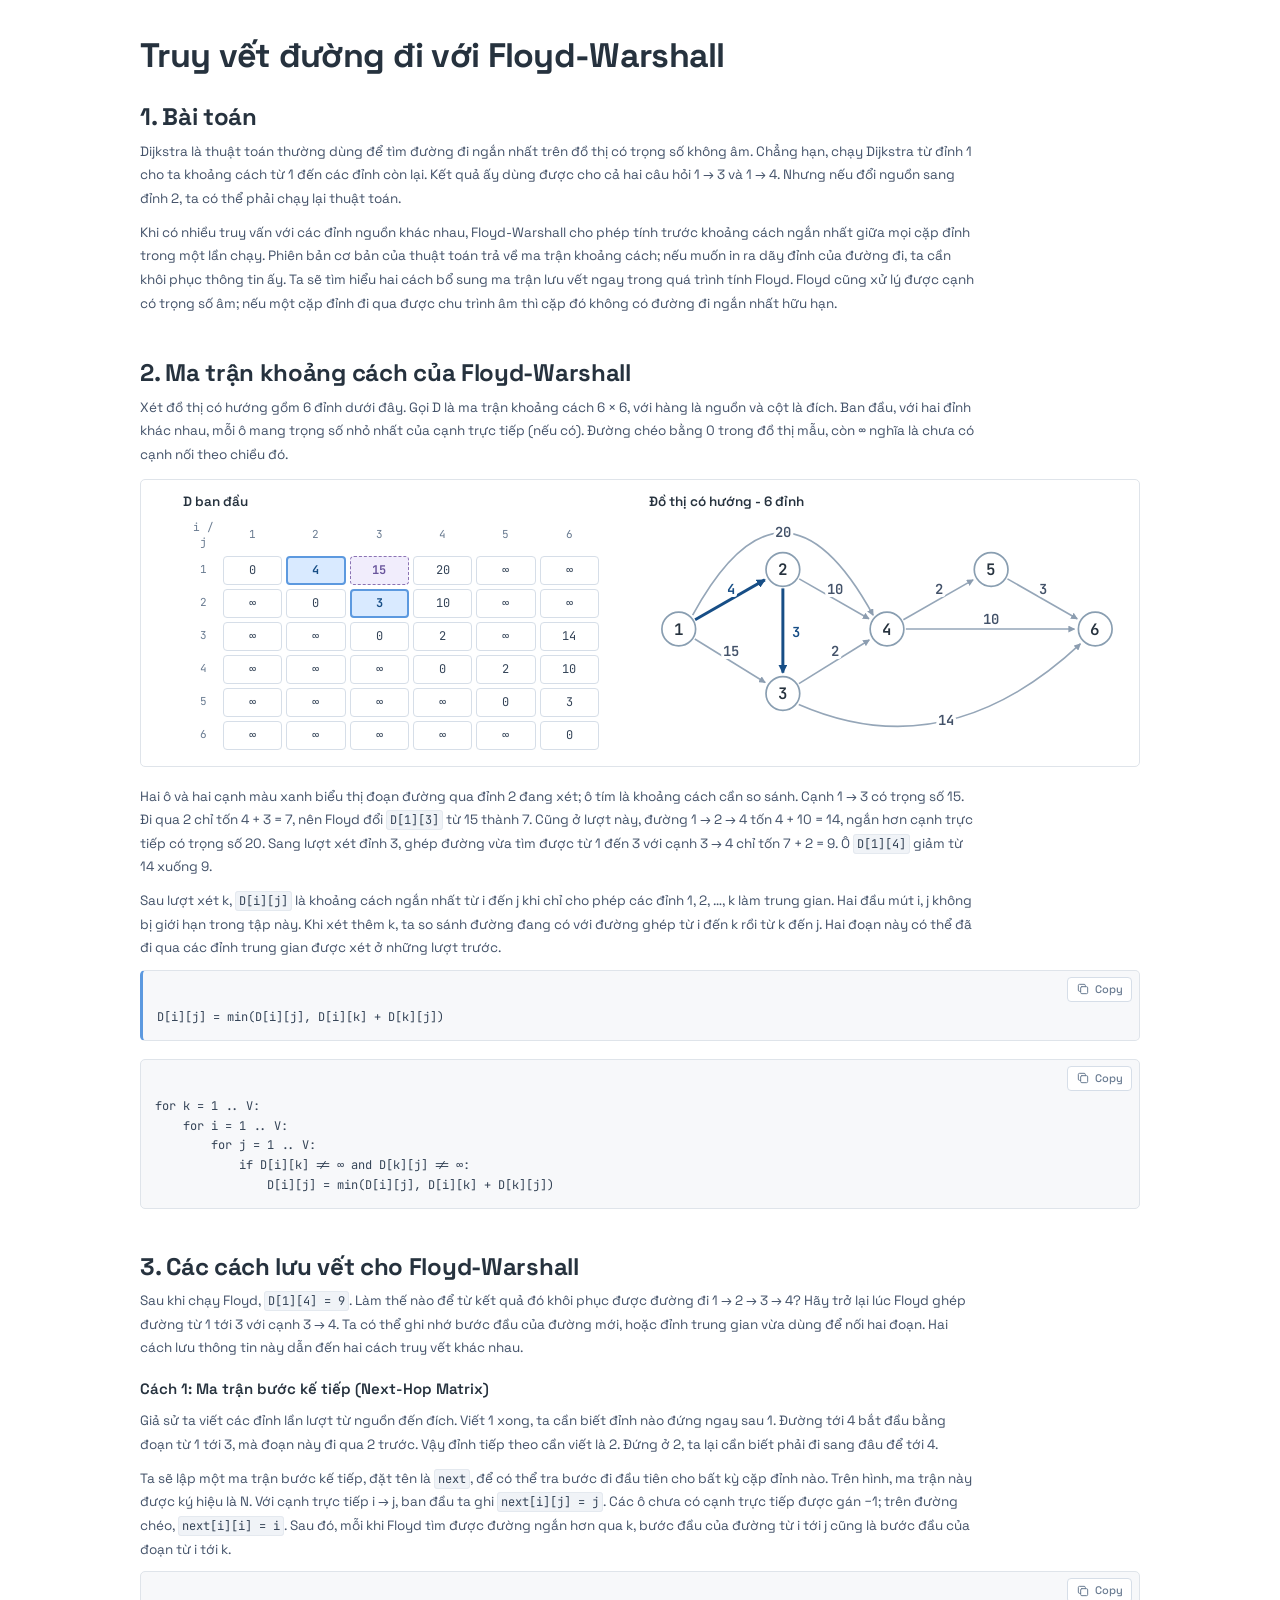
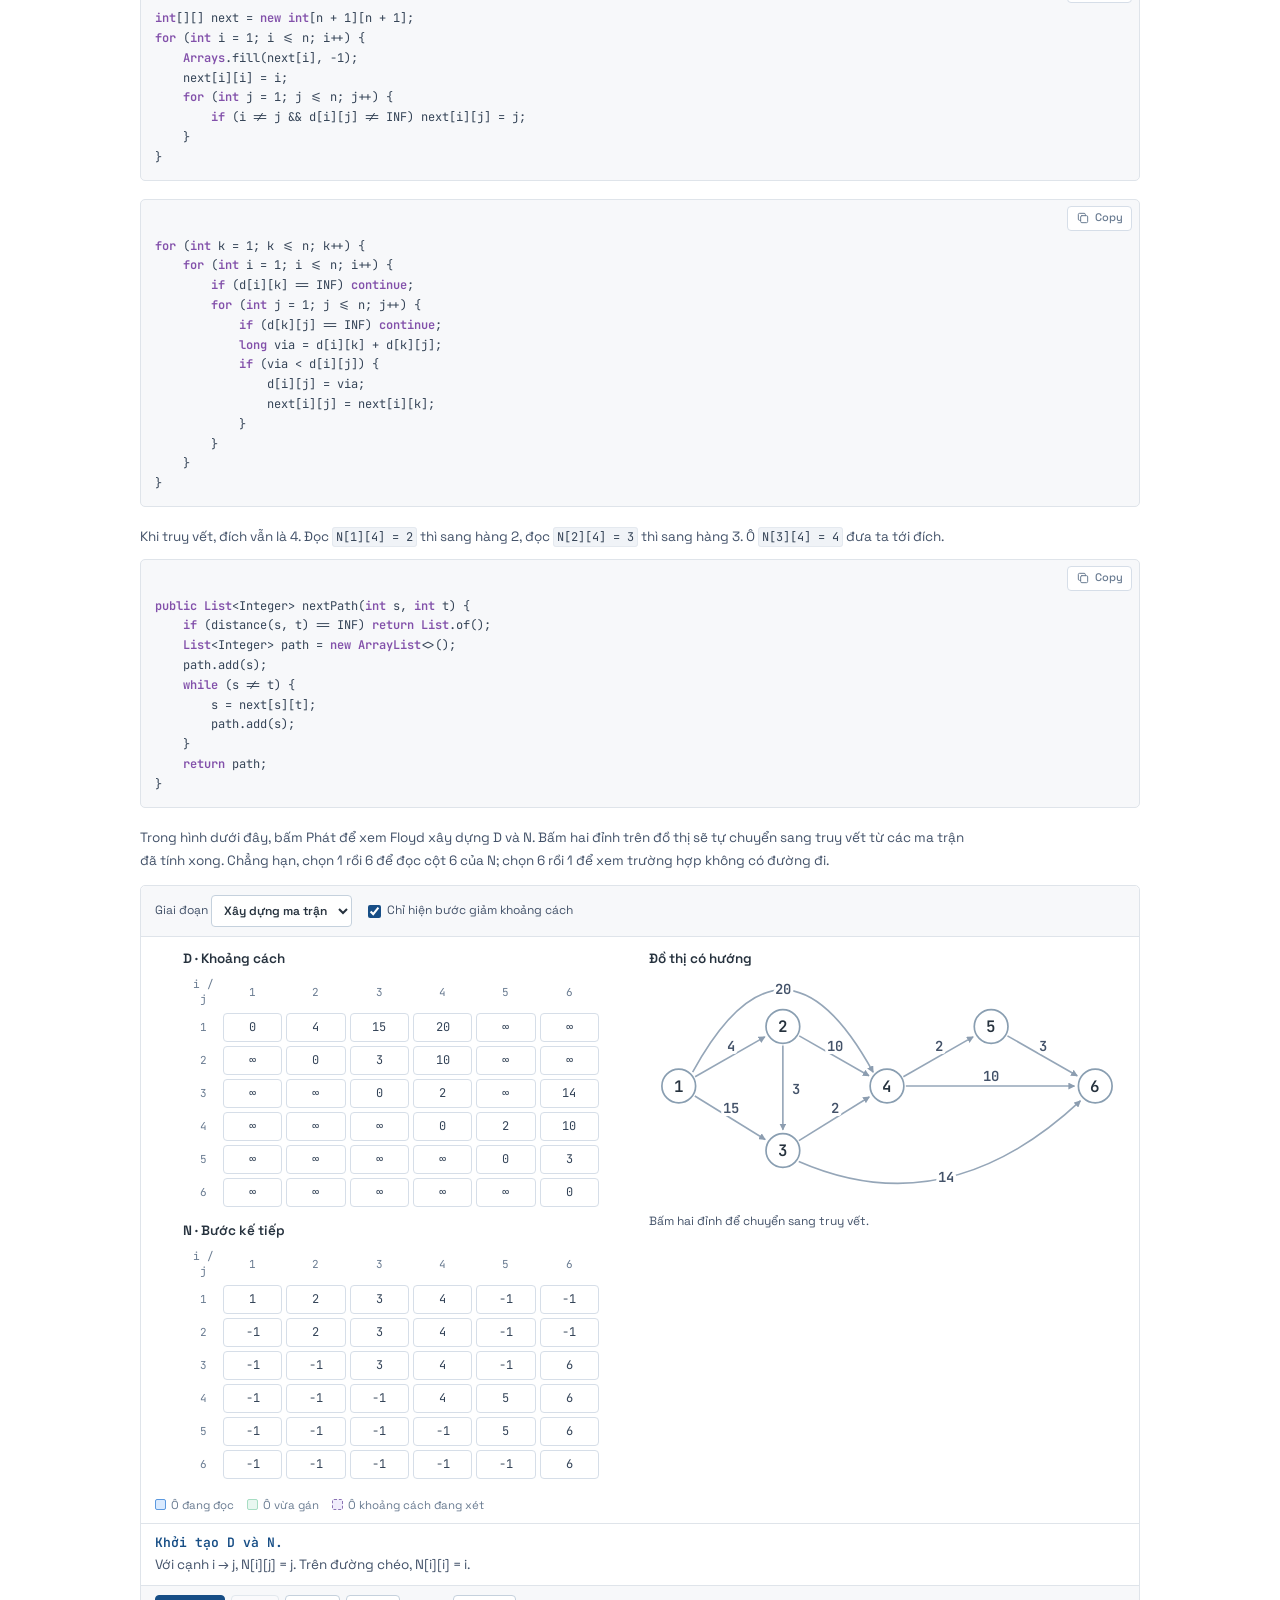
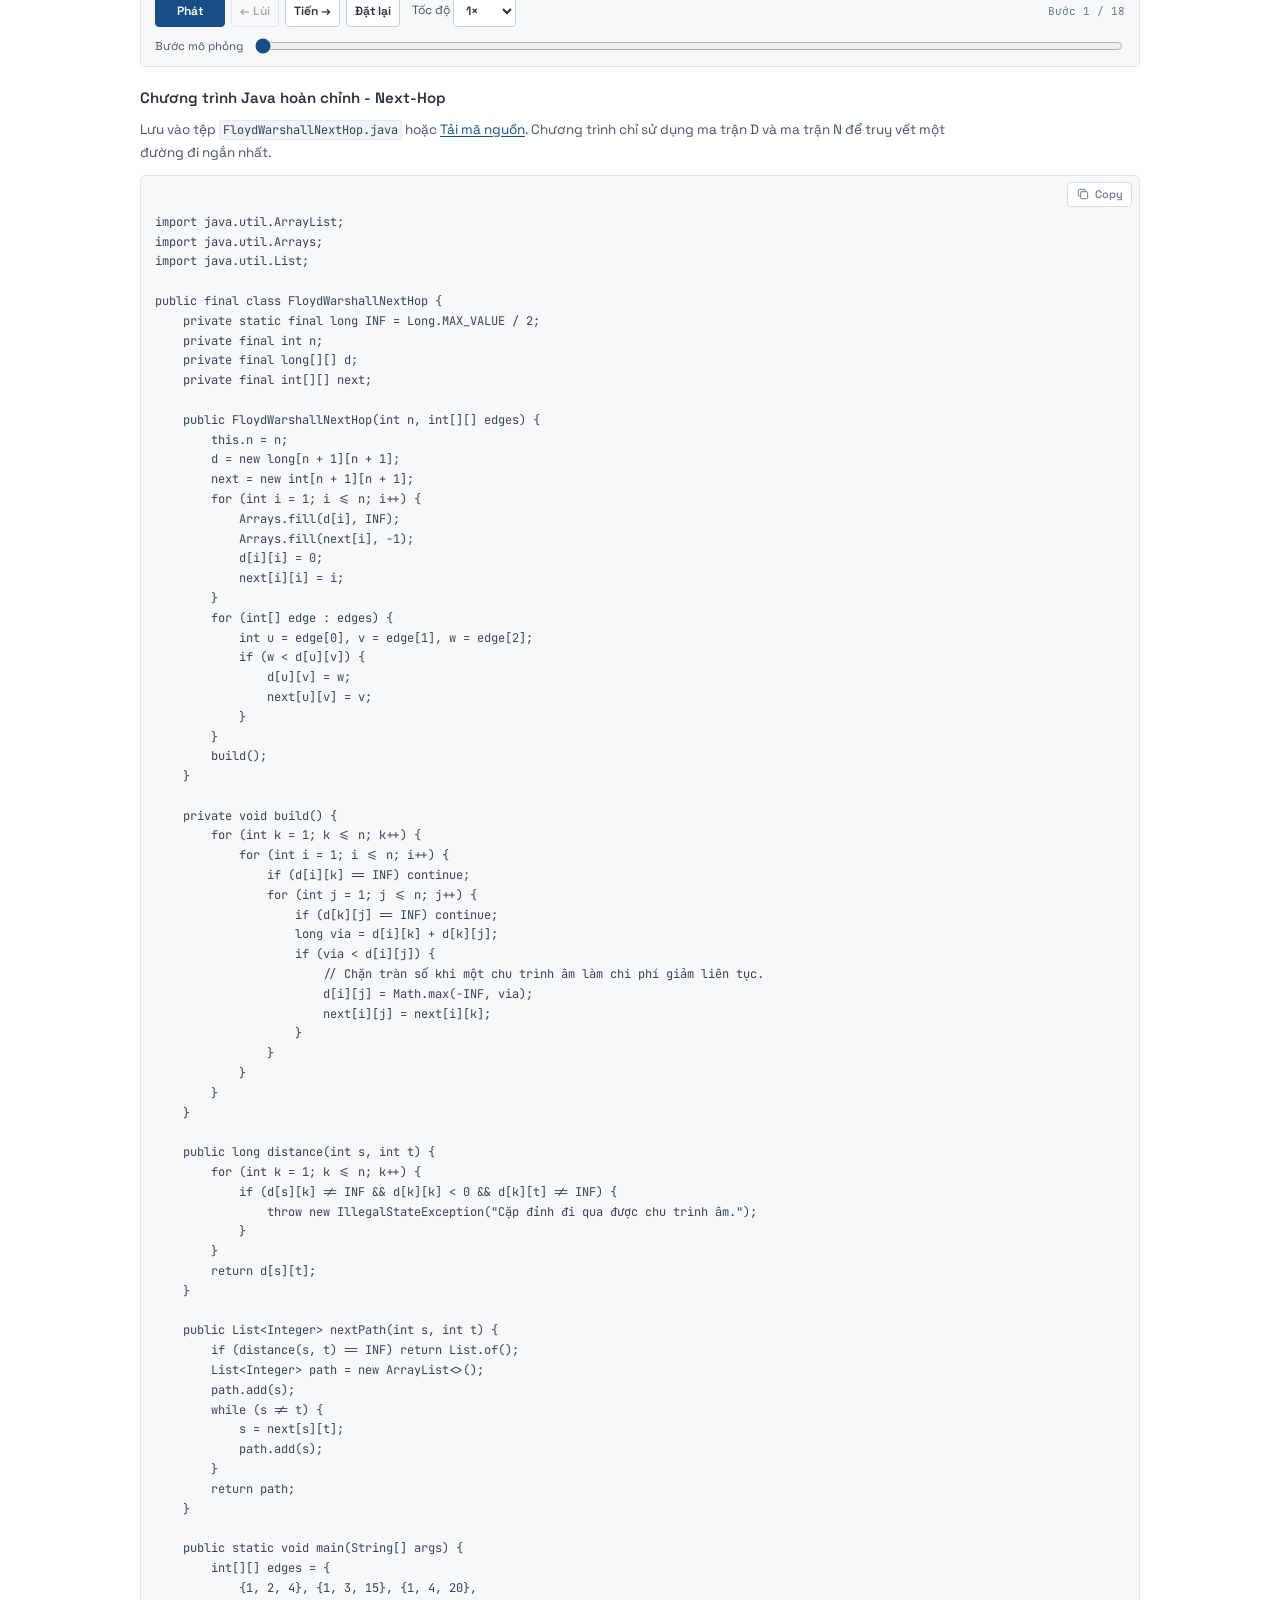
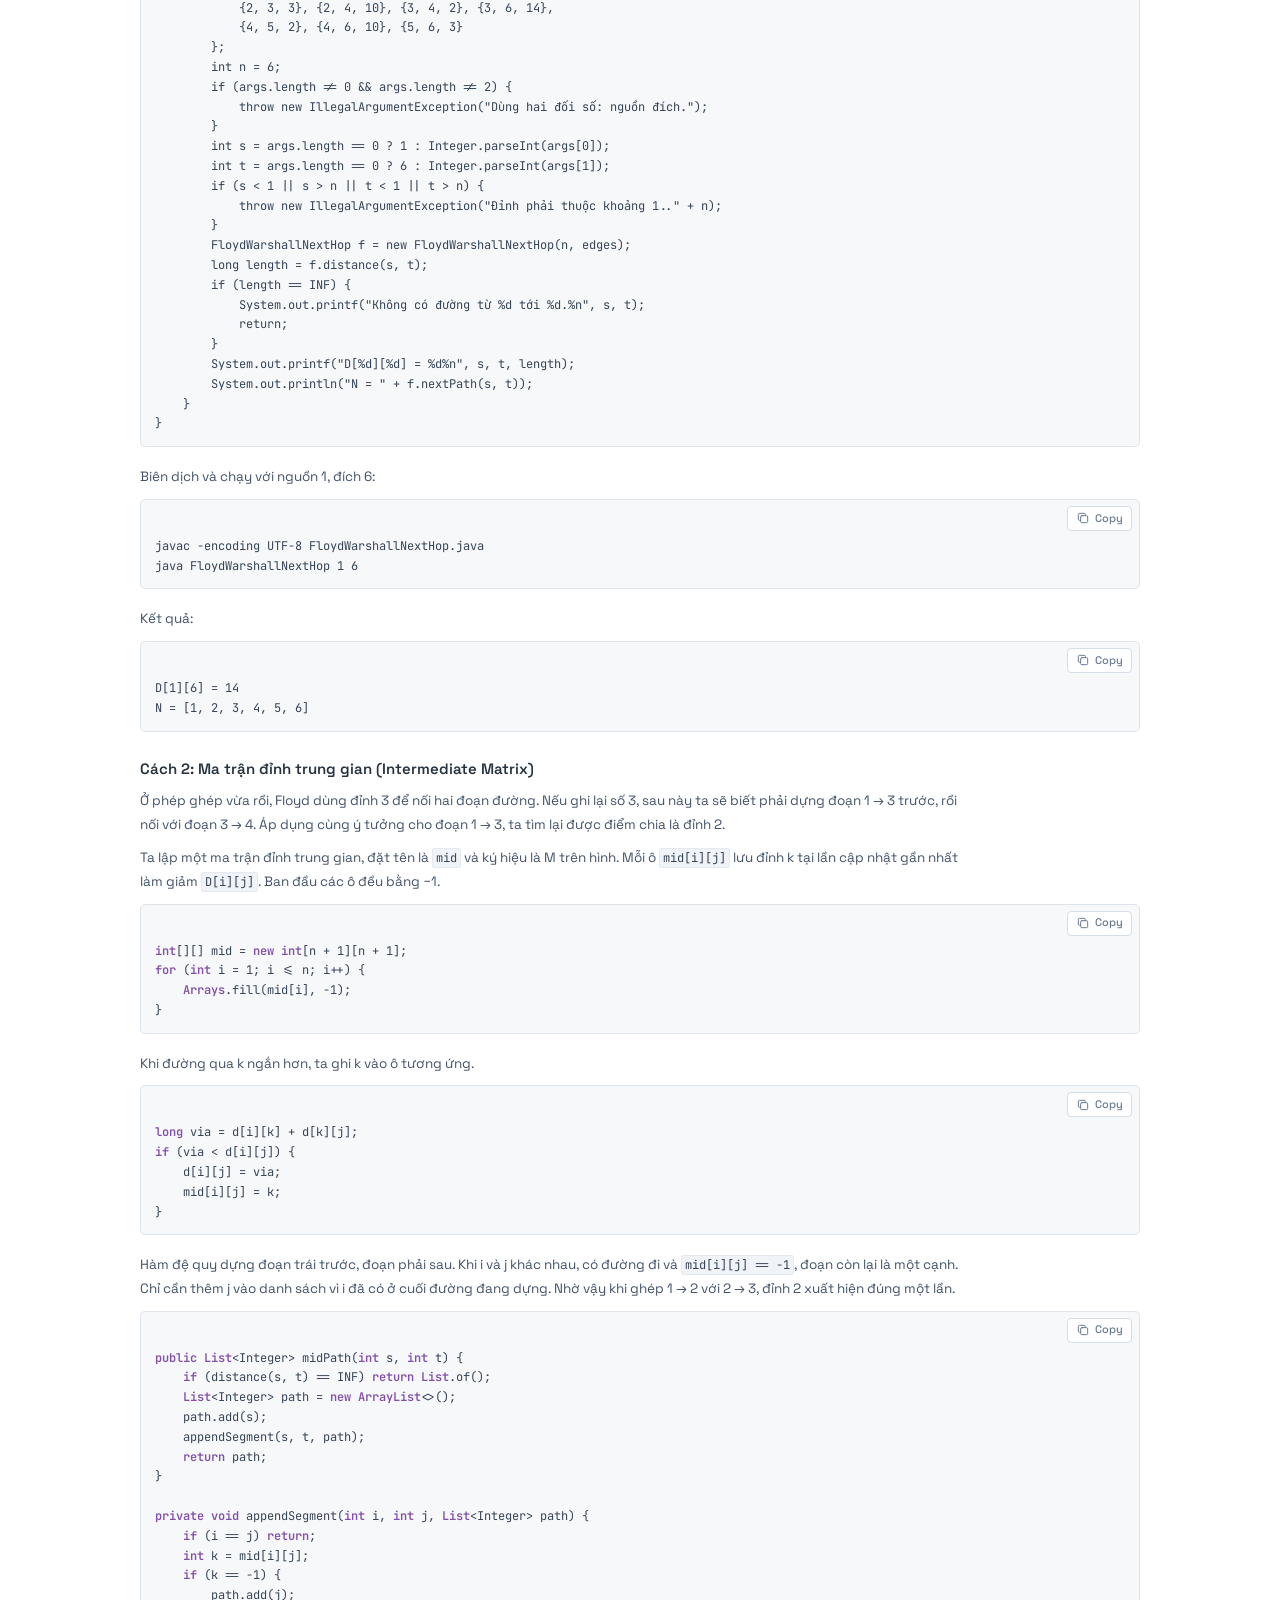
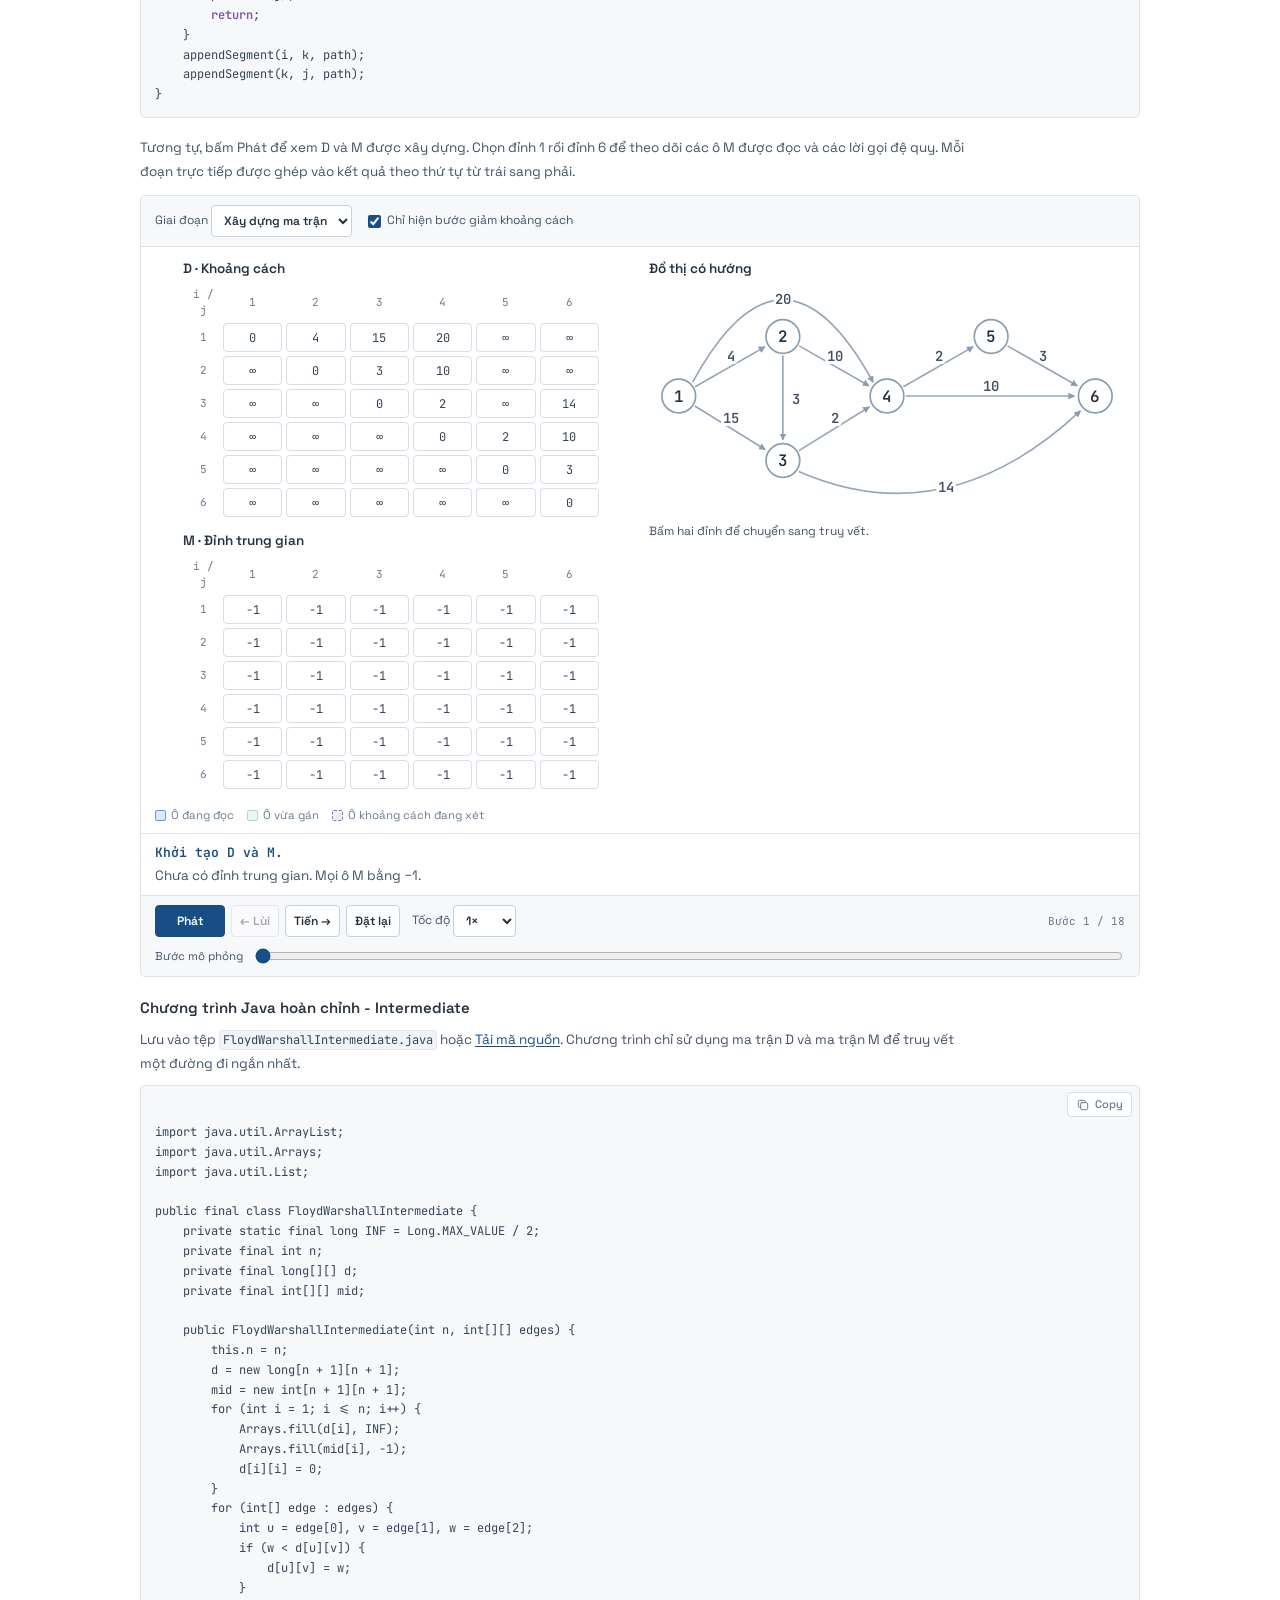
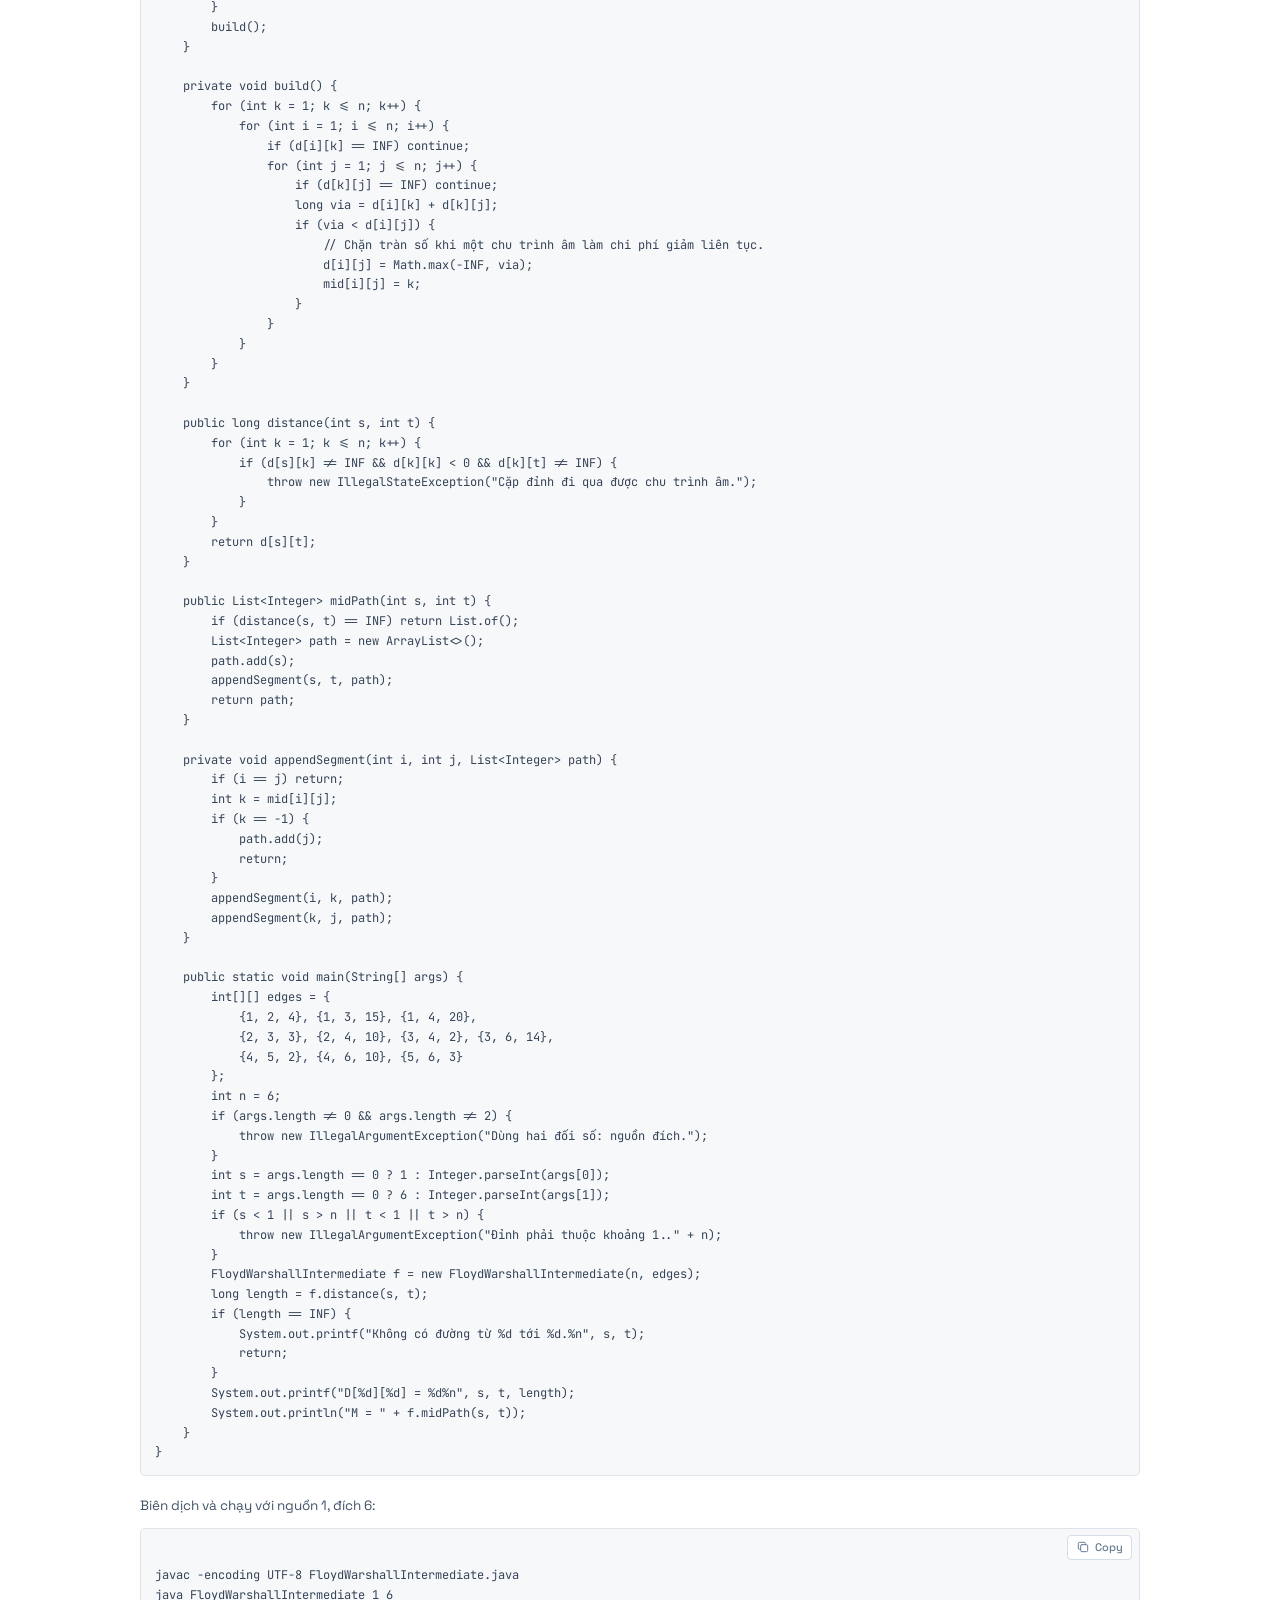
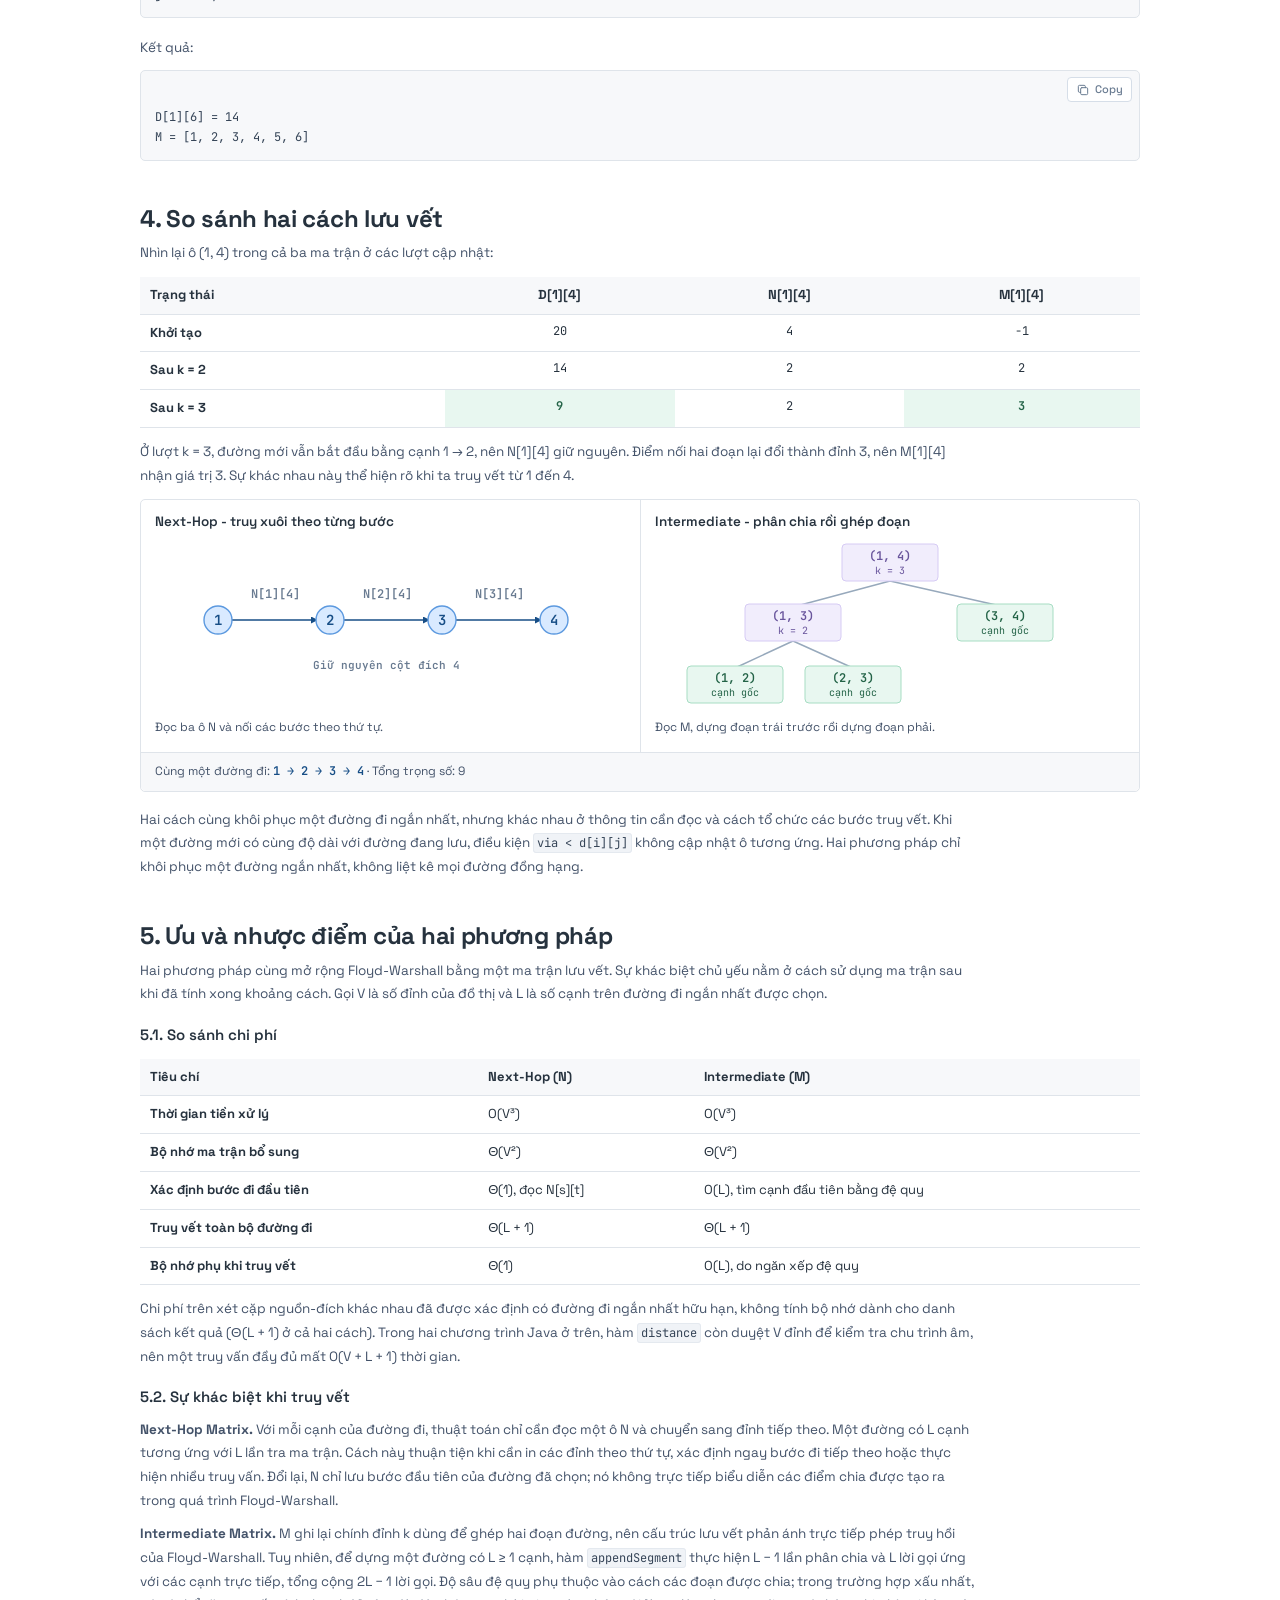
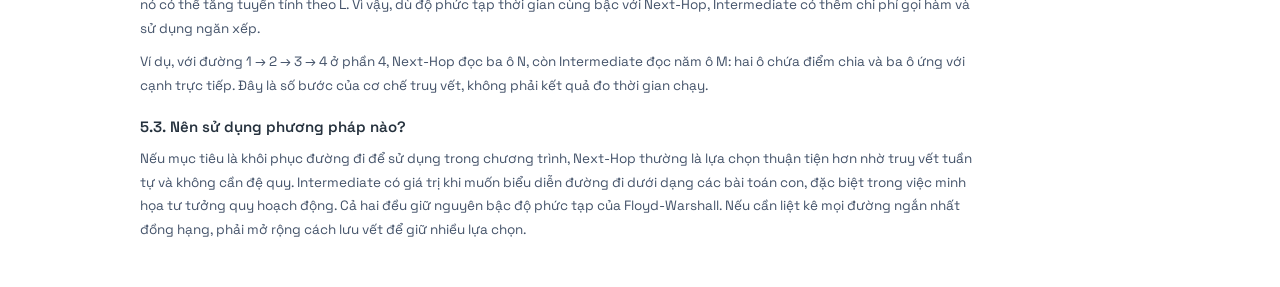
<file: buoc-ke-tiep.html>
<!doctype html>
<html lang="vi"><head><meta charset="utf-8"><meta http-equiv="refresh" content="0;url=./#next-hop"><title>Floyd-Warshall</title></head><body><a href="./#next-hop">Đọc bài Floyd-Warshall</a></body></html>
</file>
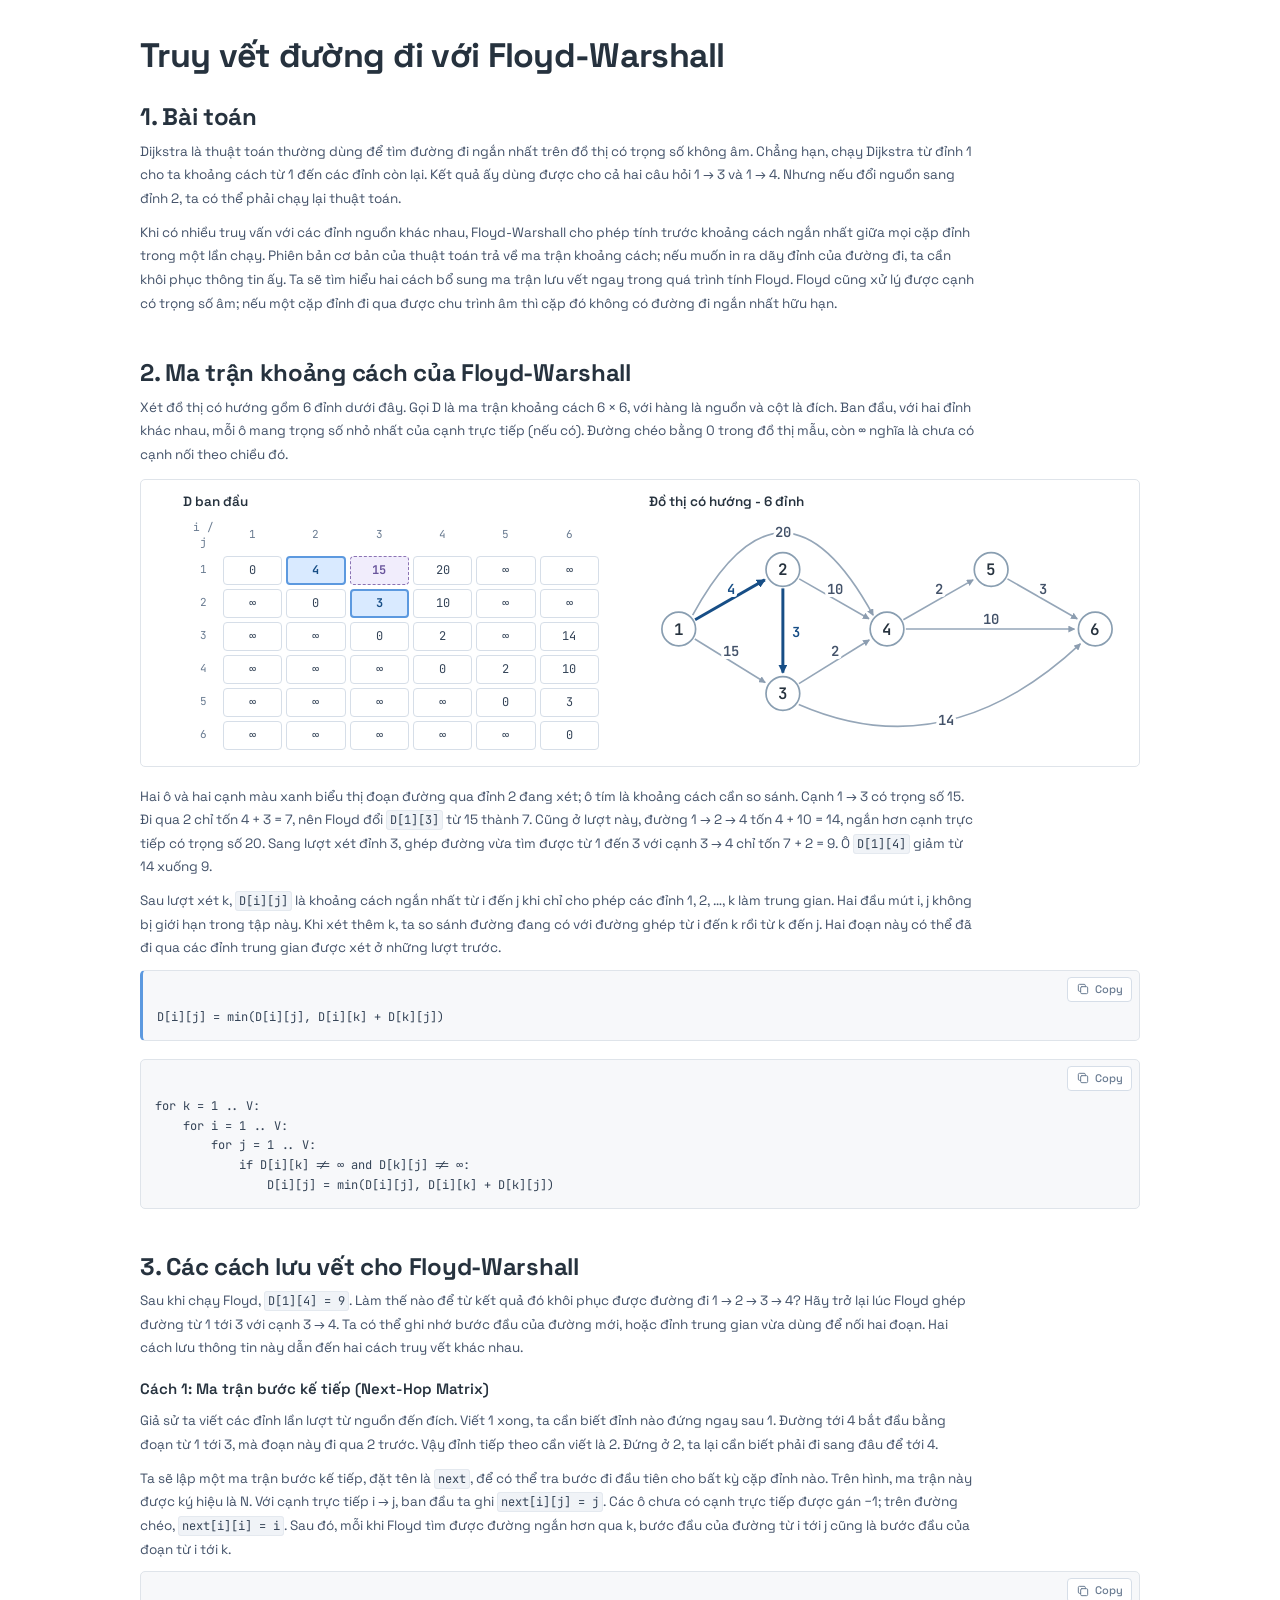
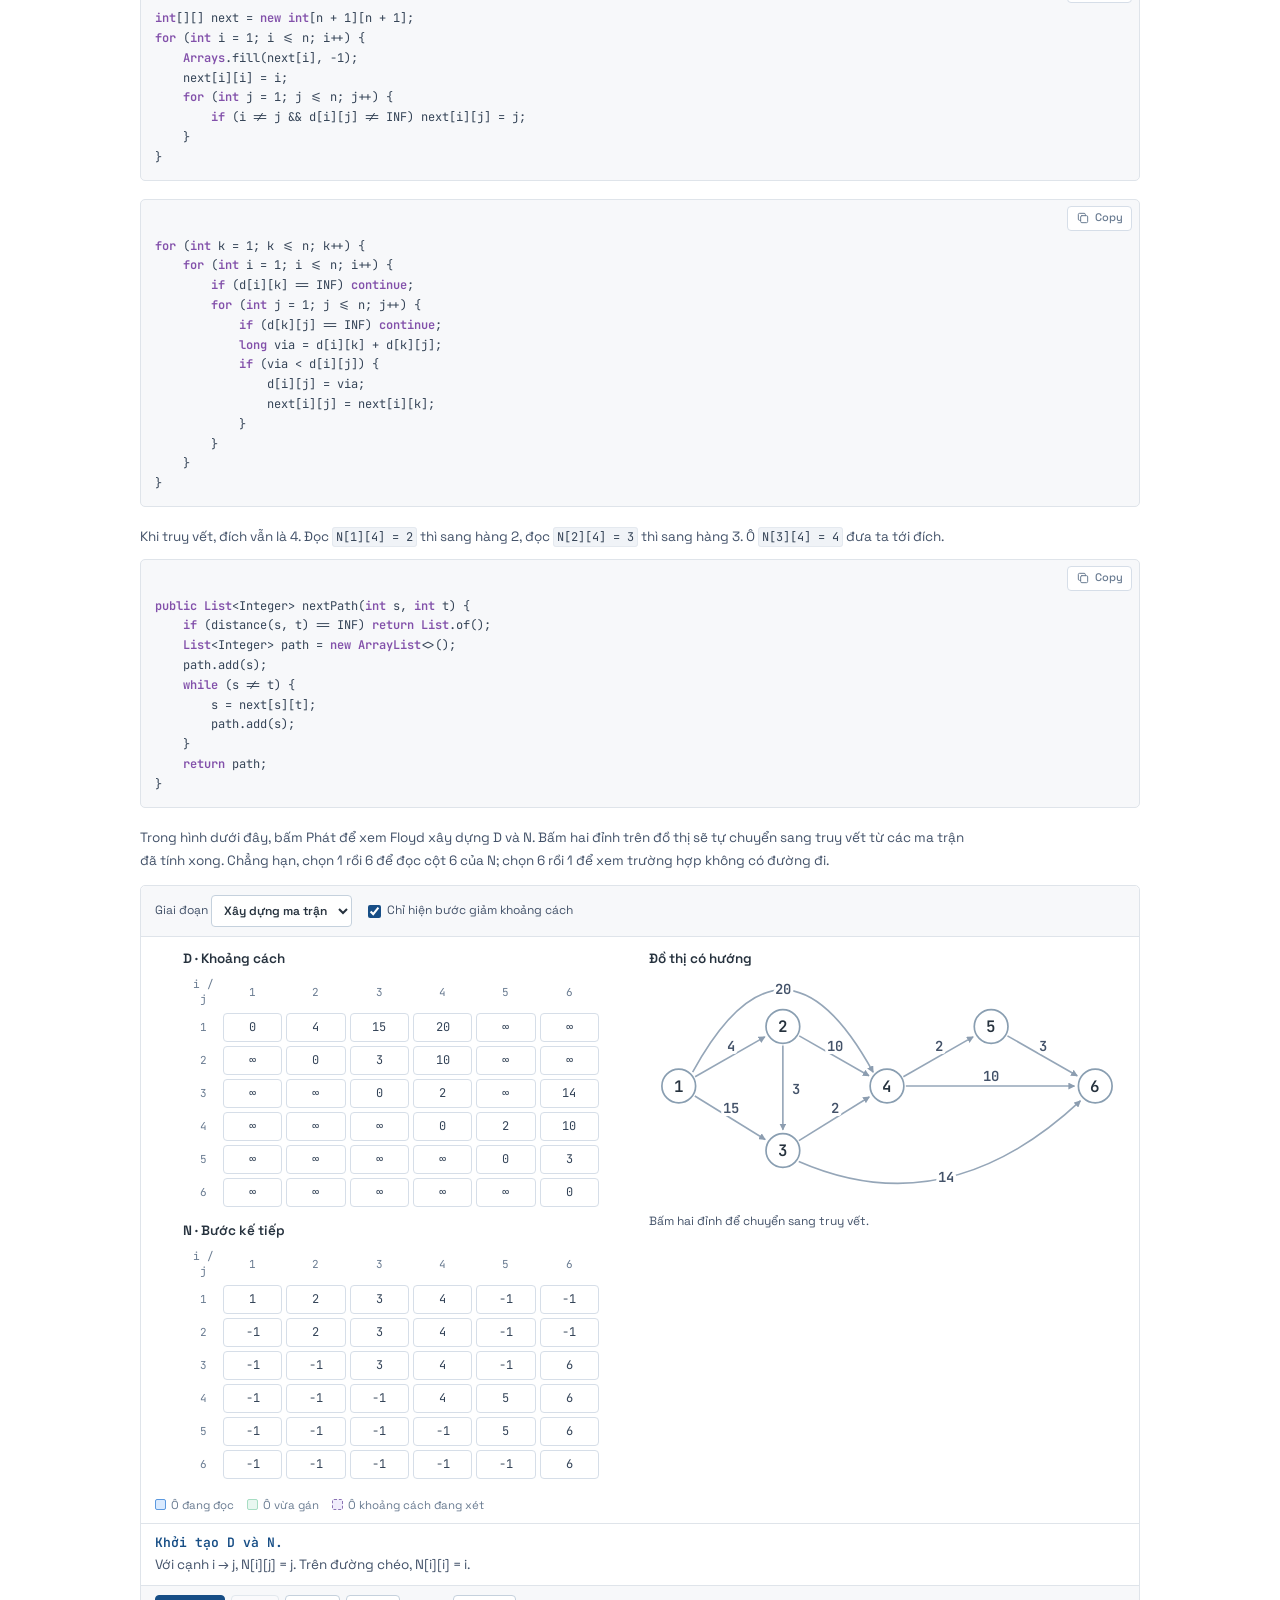
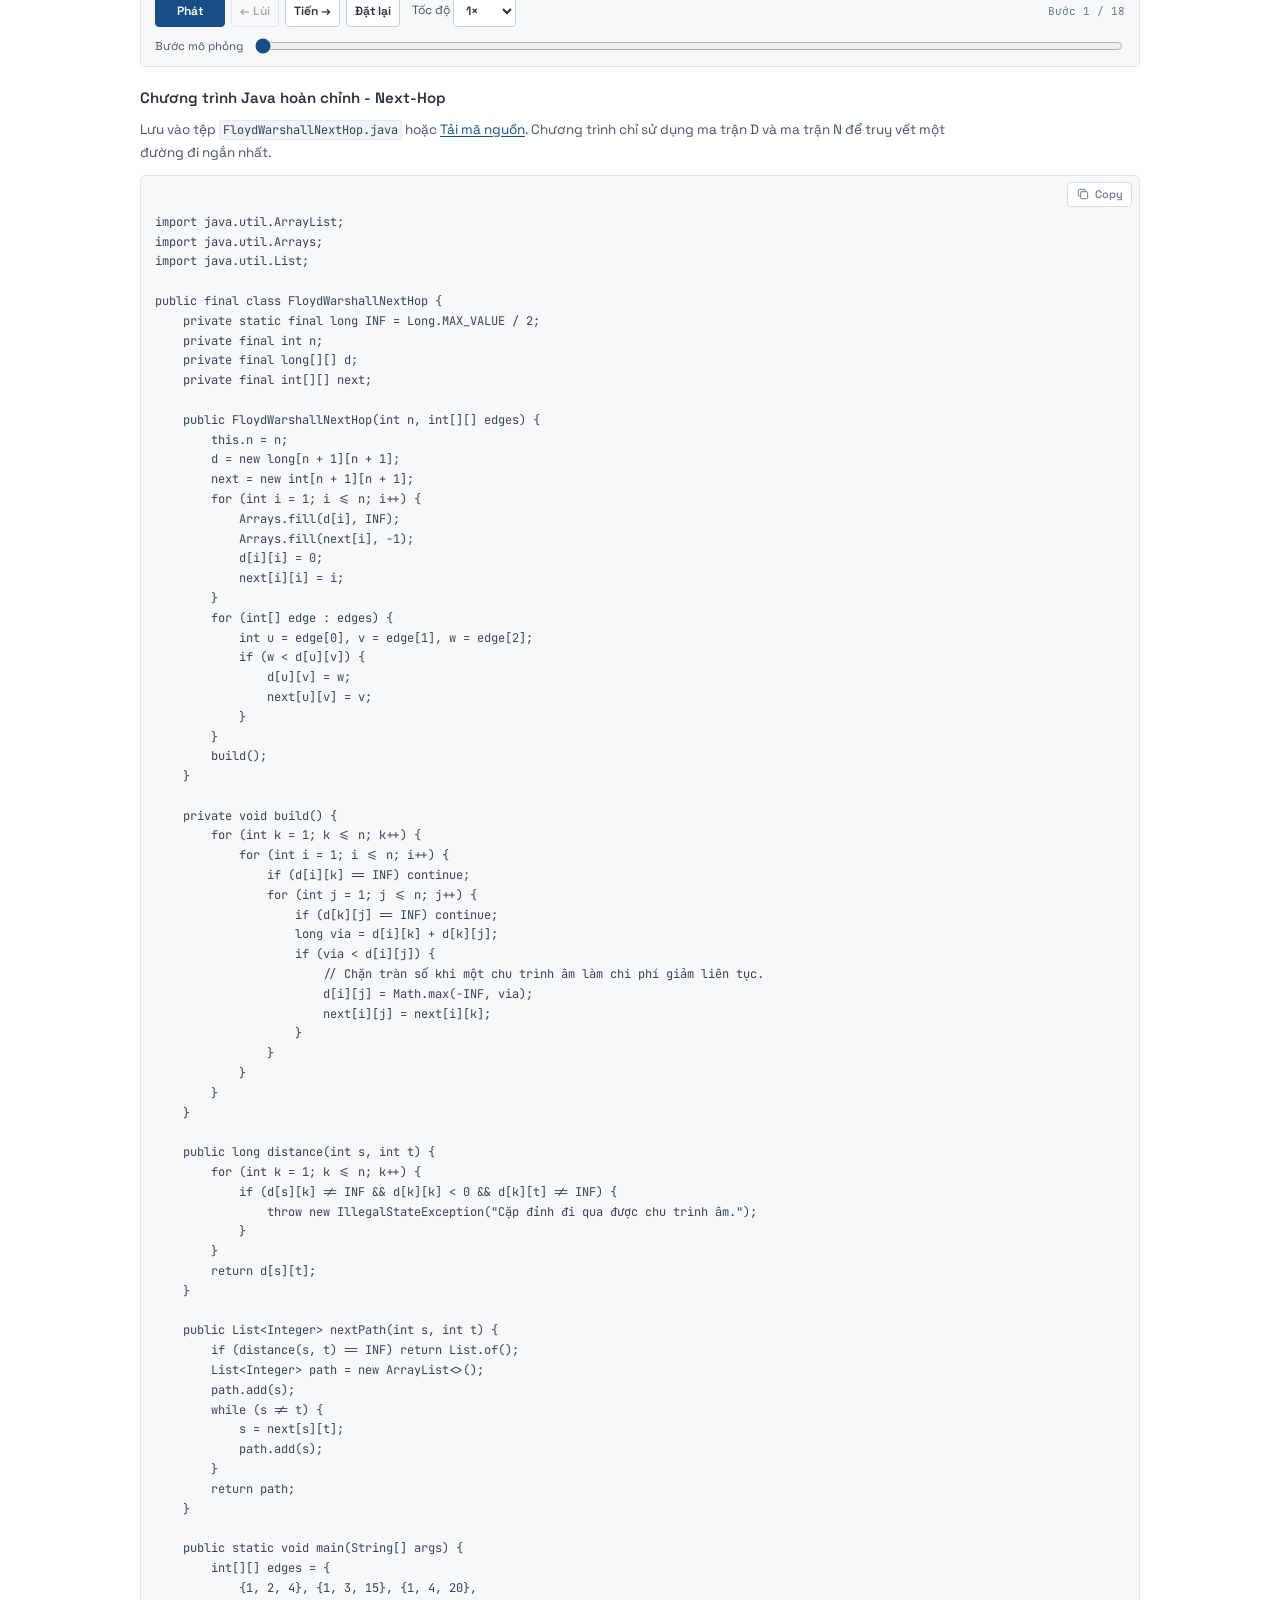
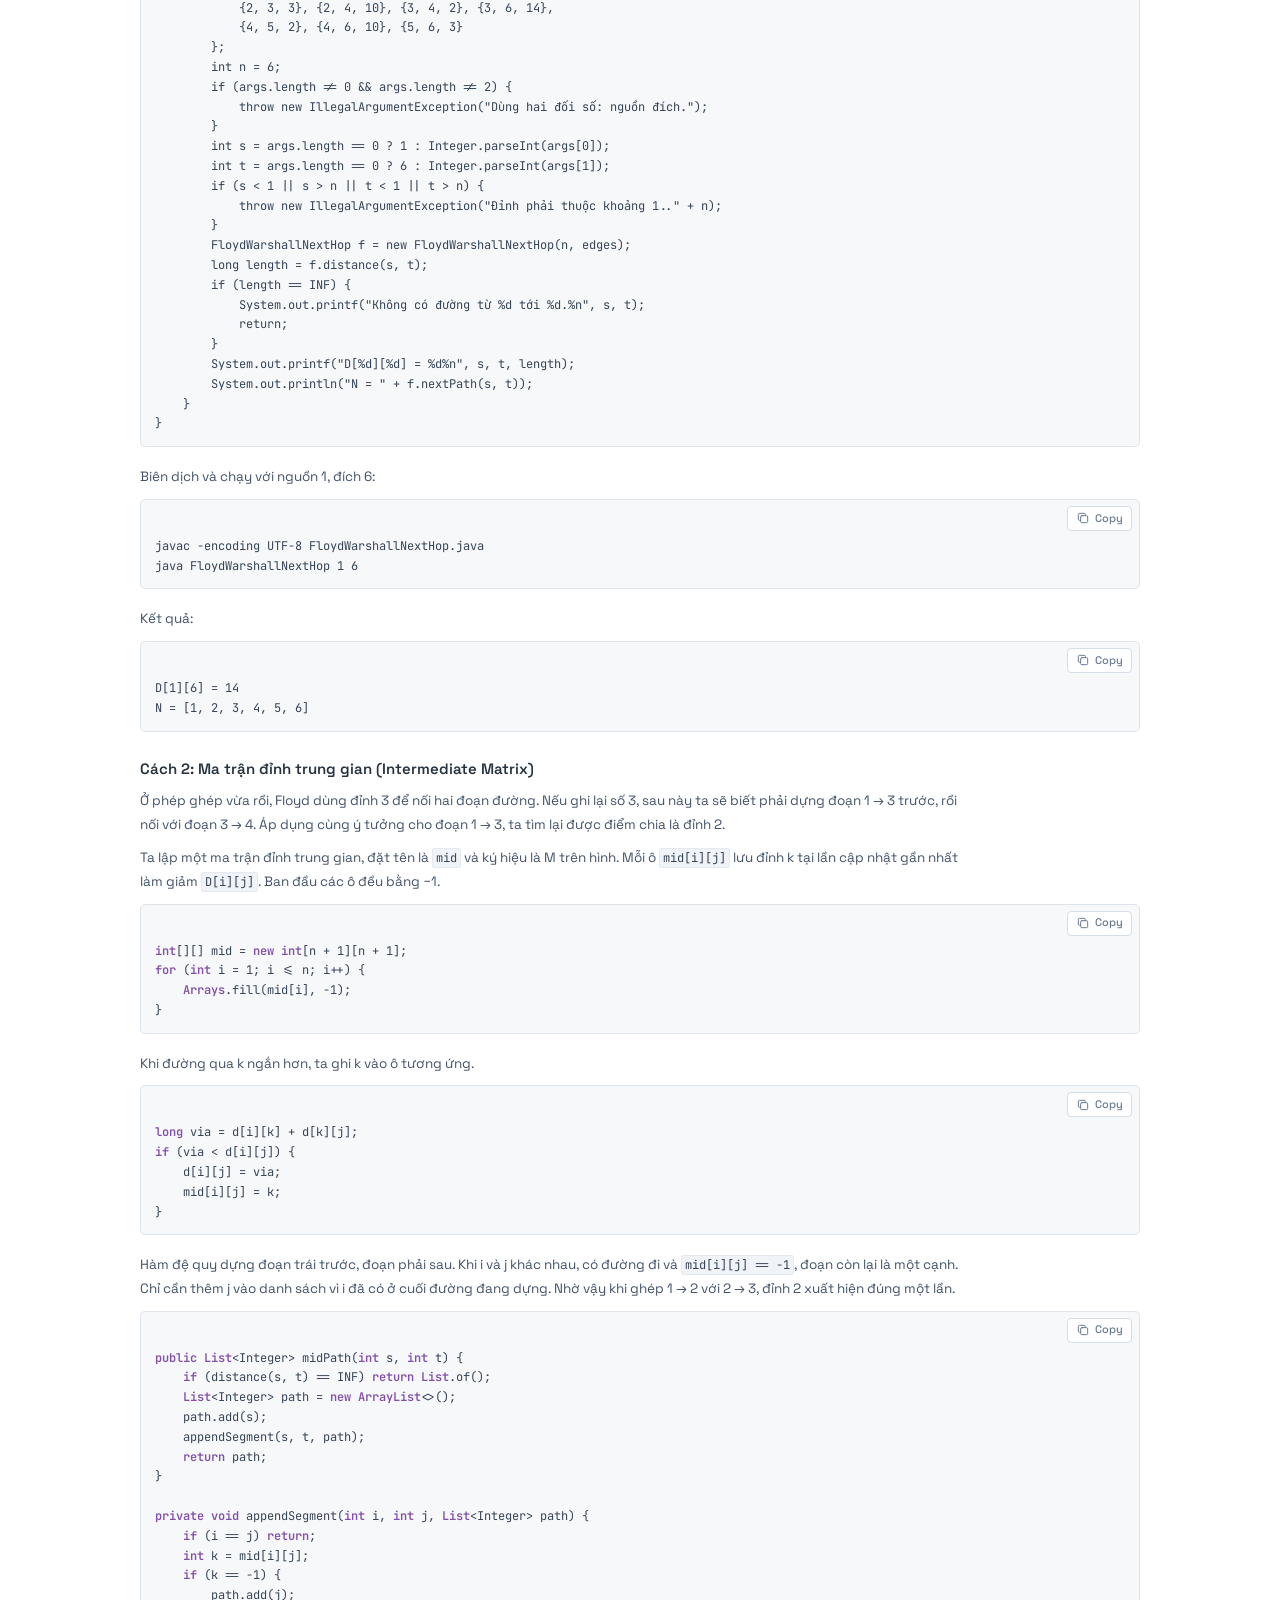
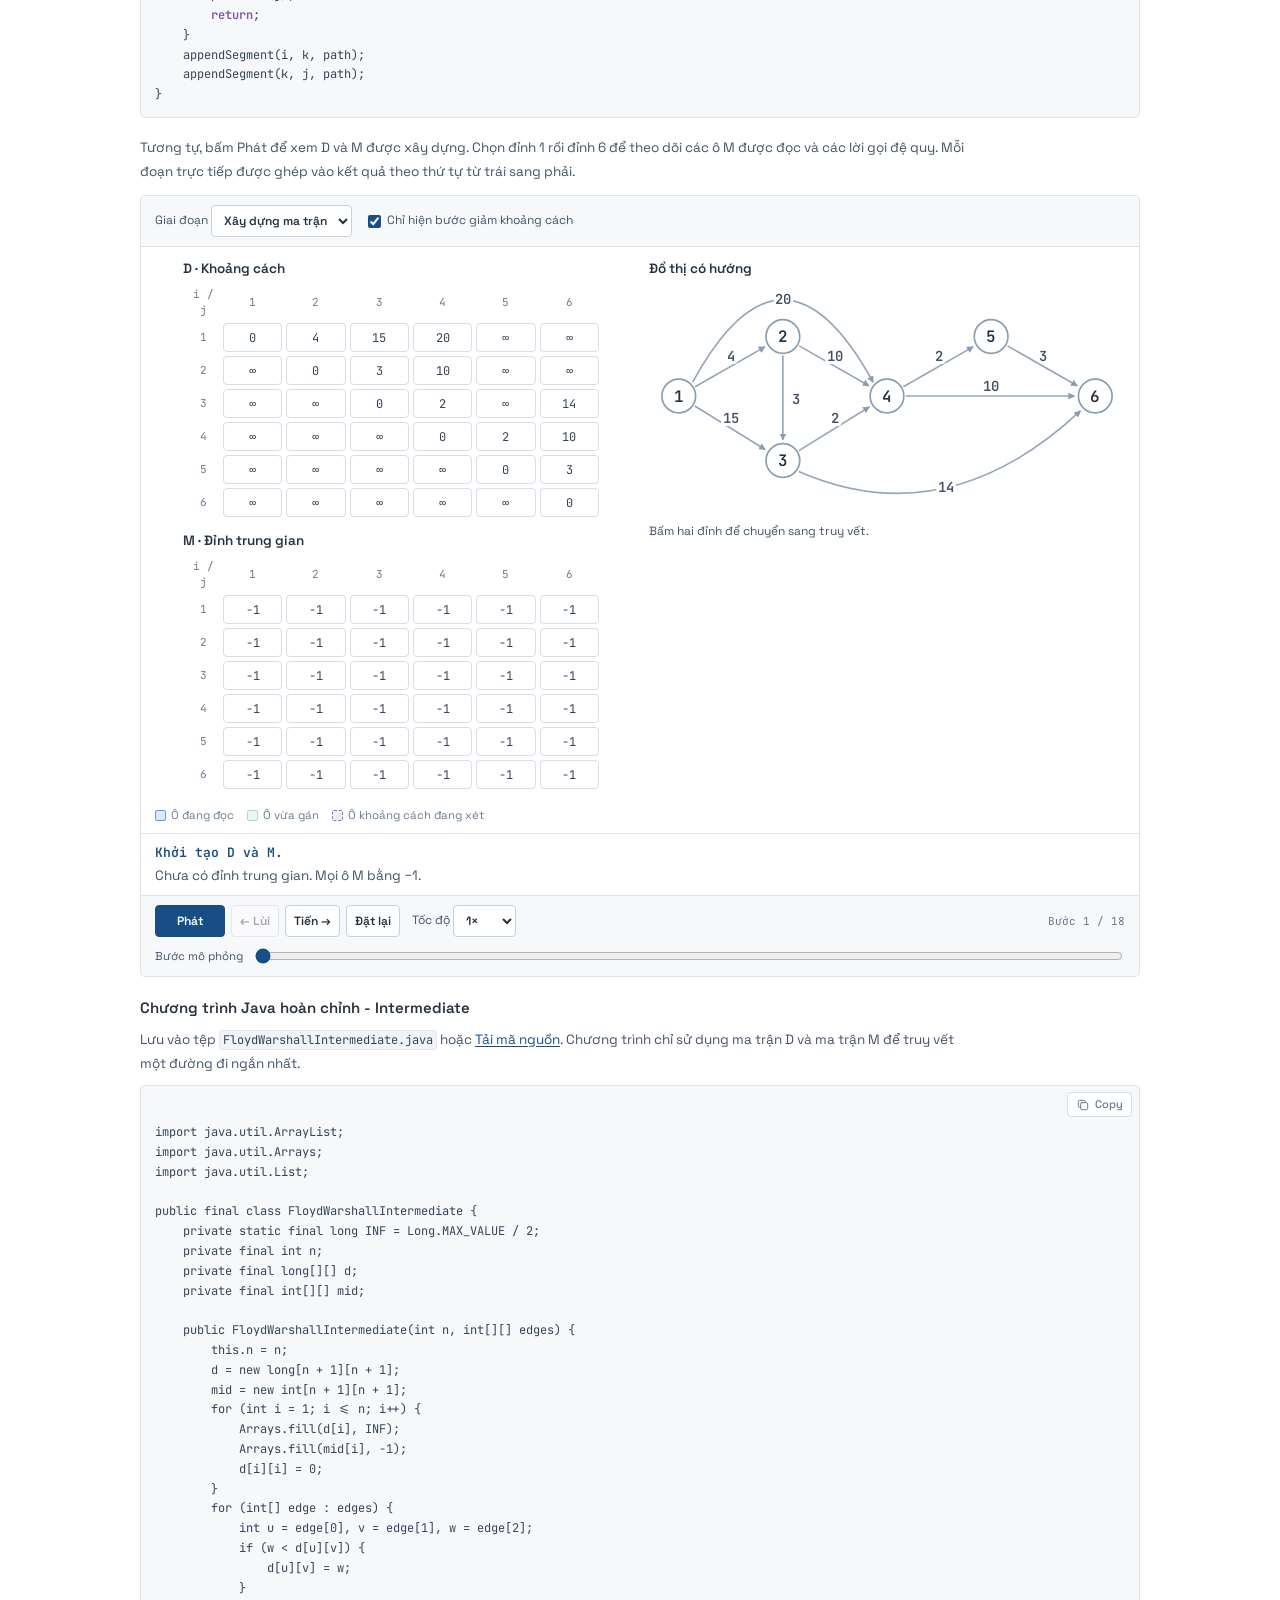
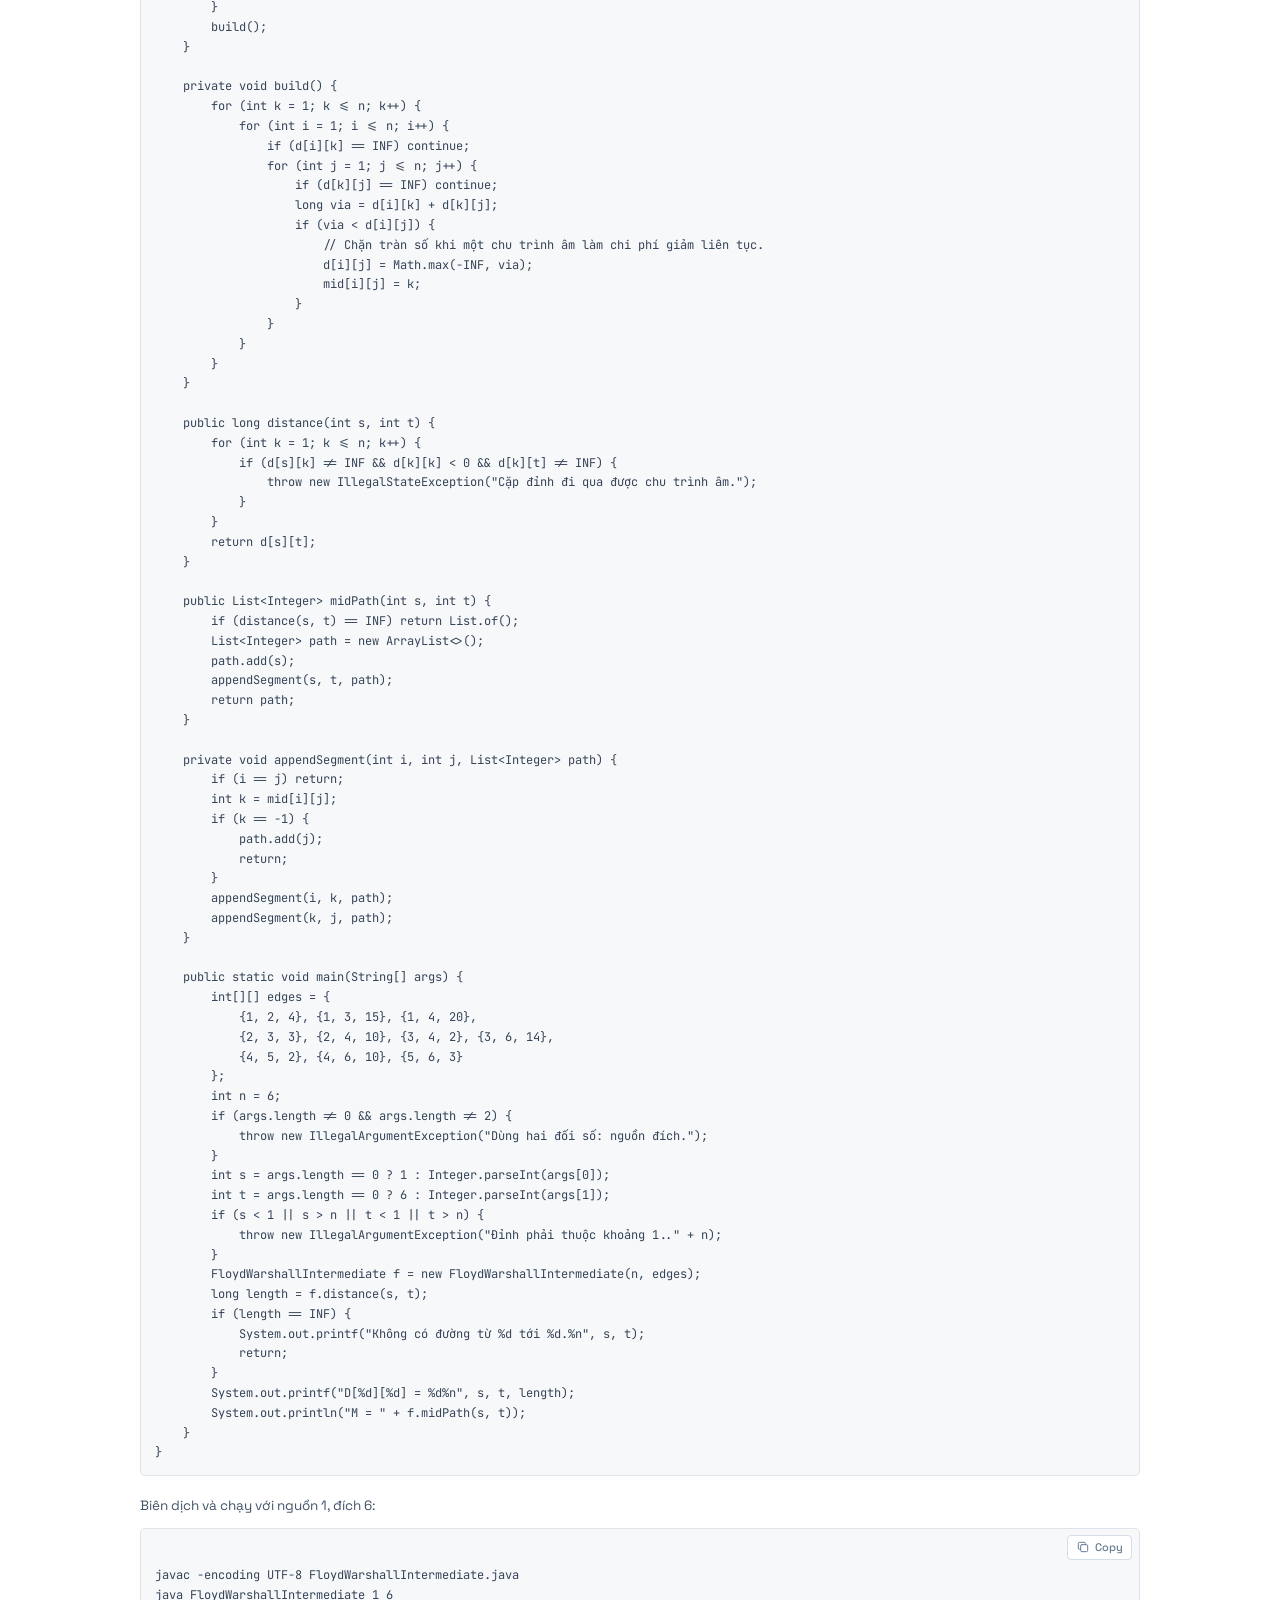
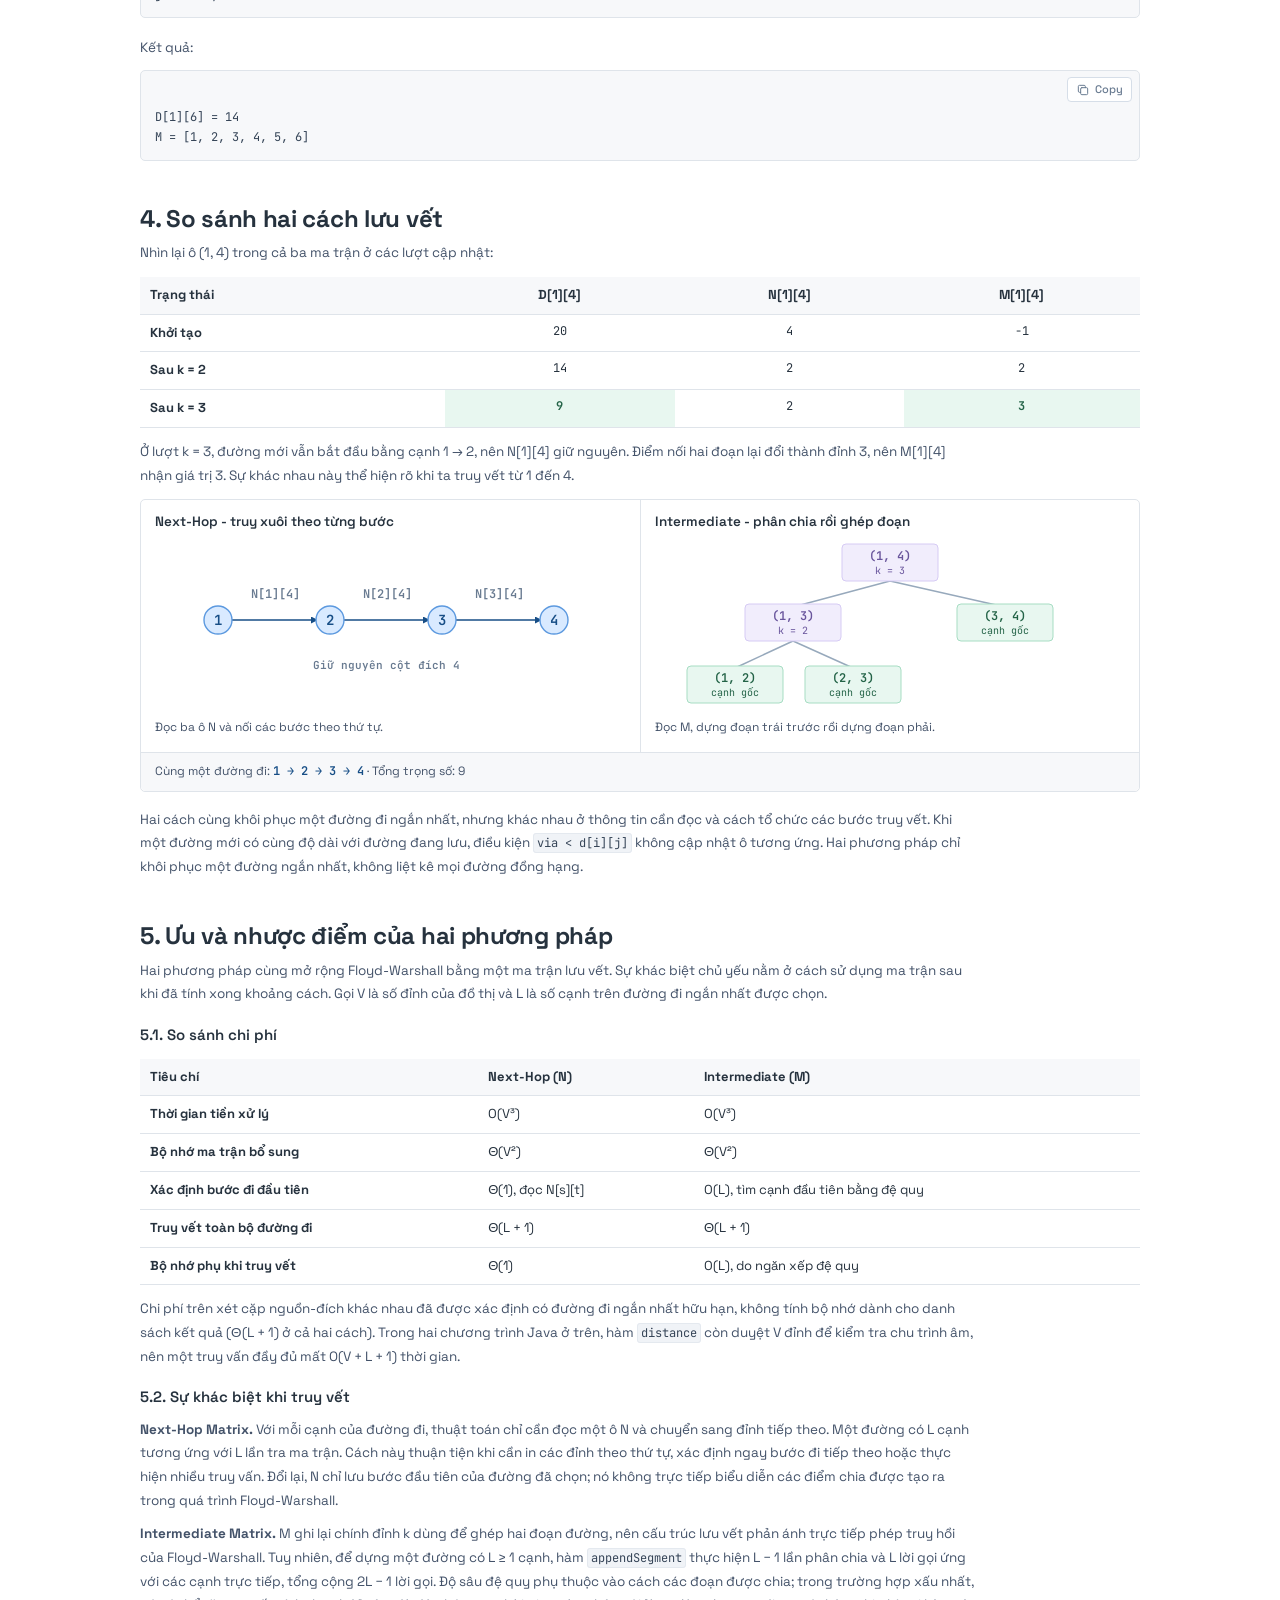
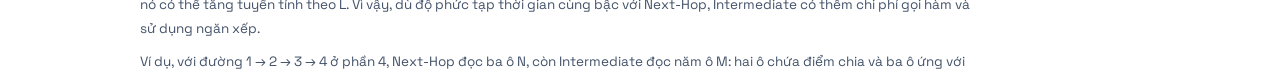
<file: cac-cach-truy-vet.html>
<!doctype html>
<html lang="vi"><head><meta charset="utf-8"><meta http-equiv="refresh" content="0;url=./#intermediate"><title>Floyd-Warshall</title></head><body><a href="./#intermediate">Đọc bài Floyd-Warshall</a></body></html>
</file>
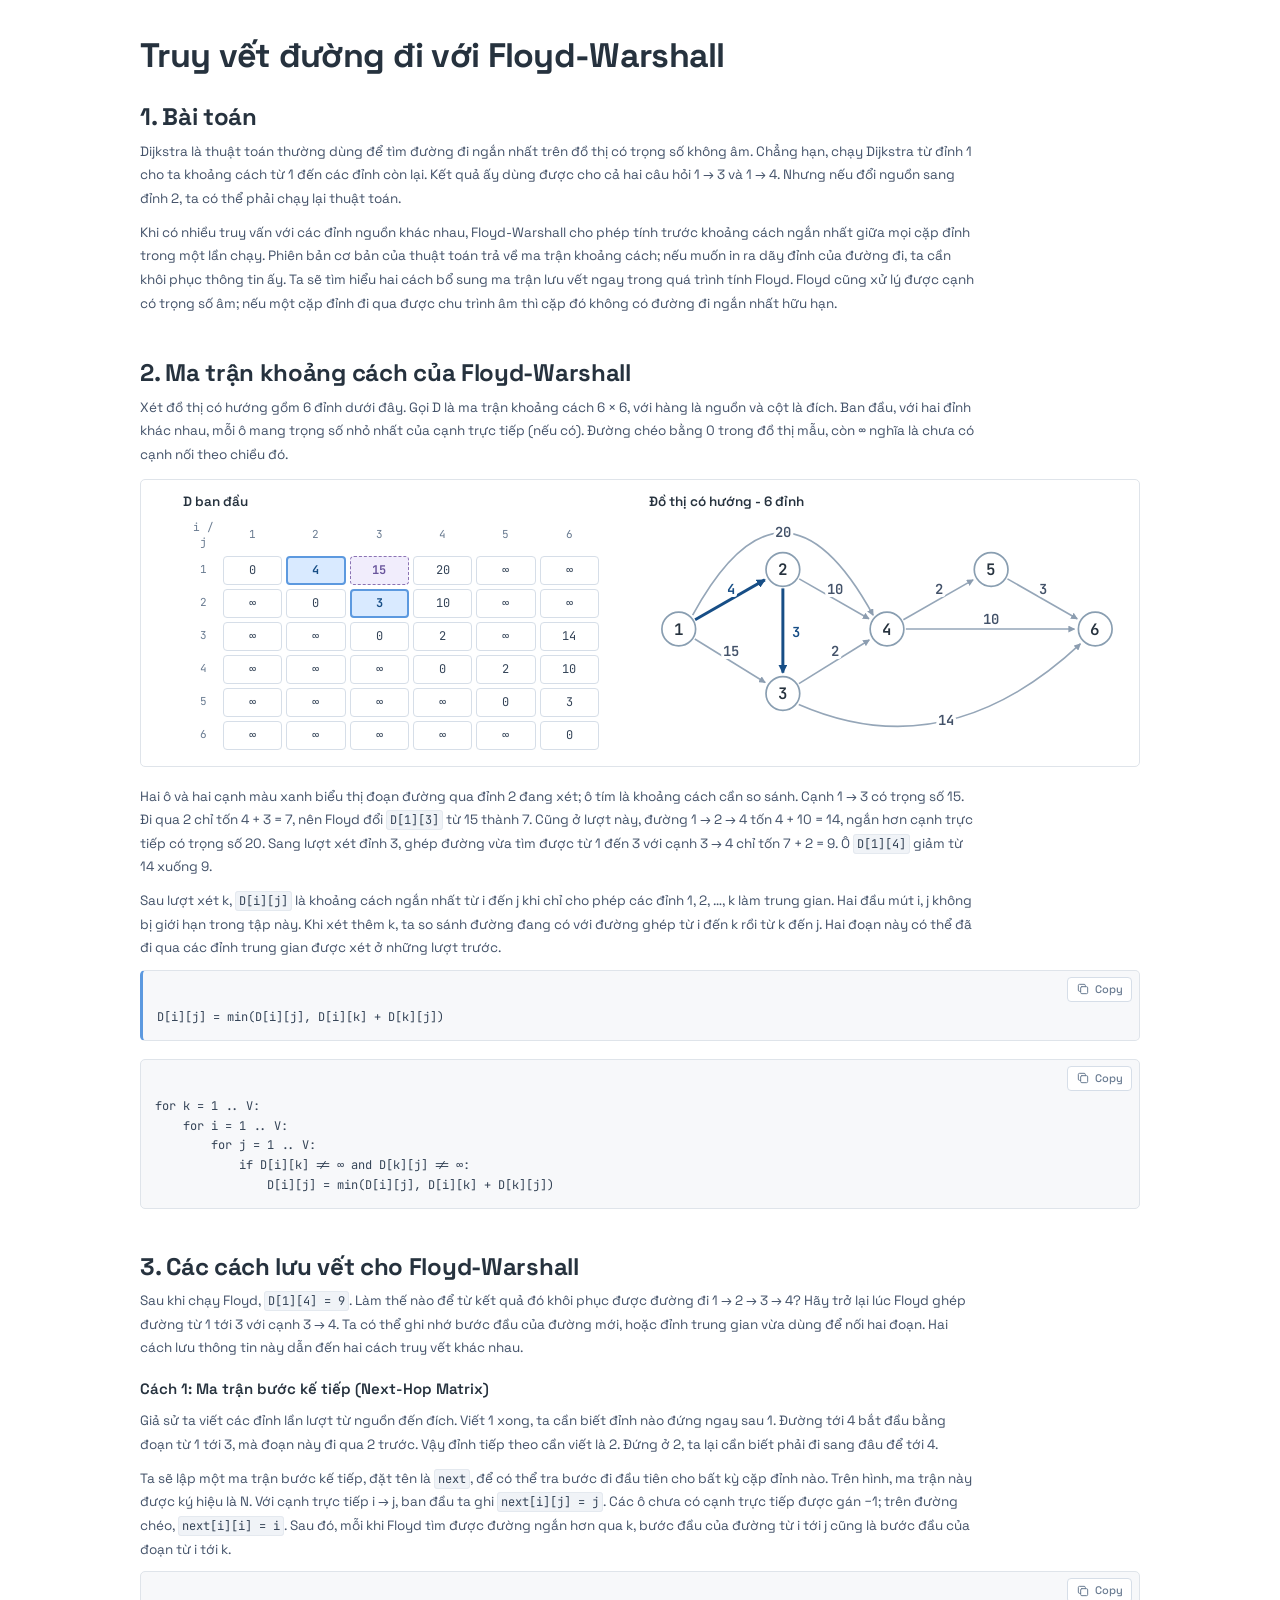
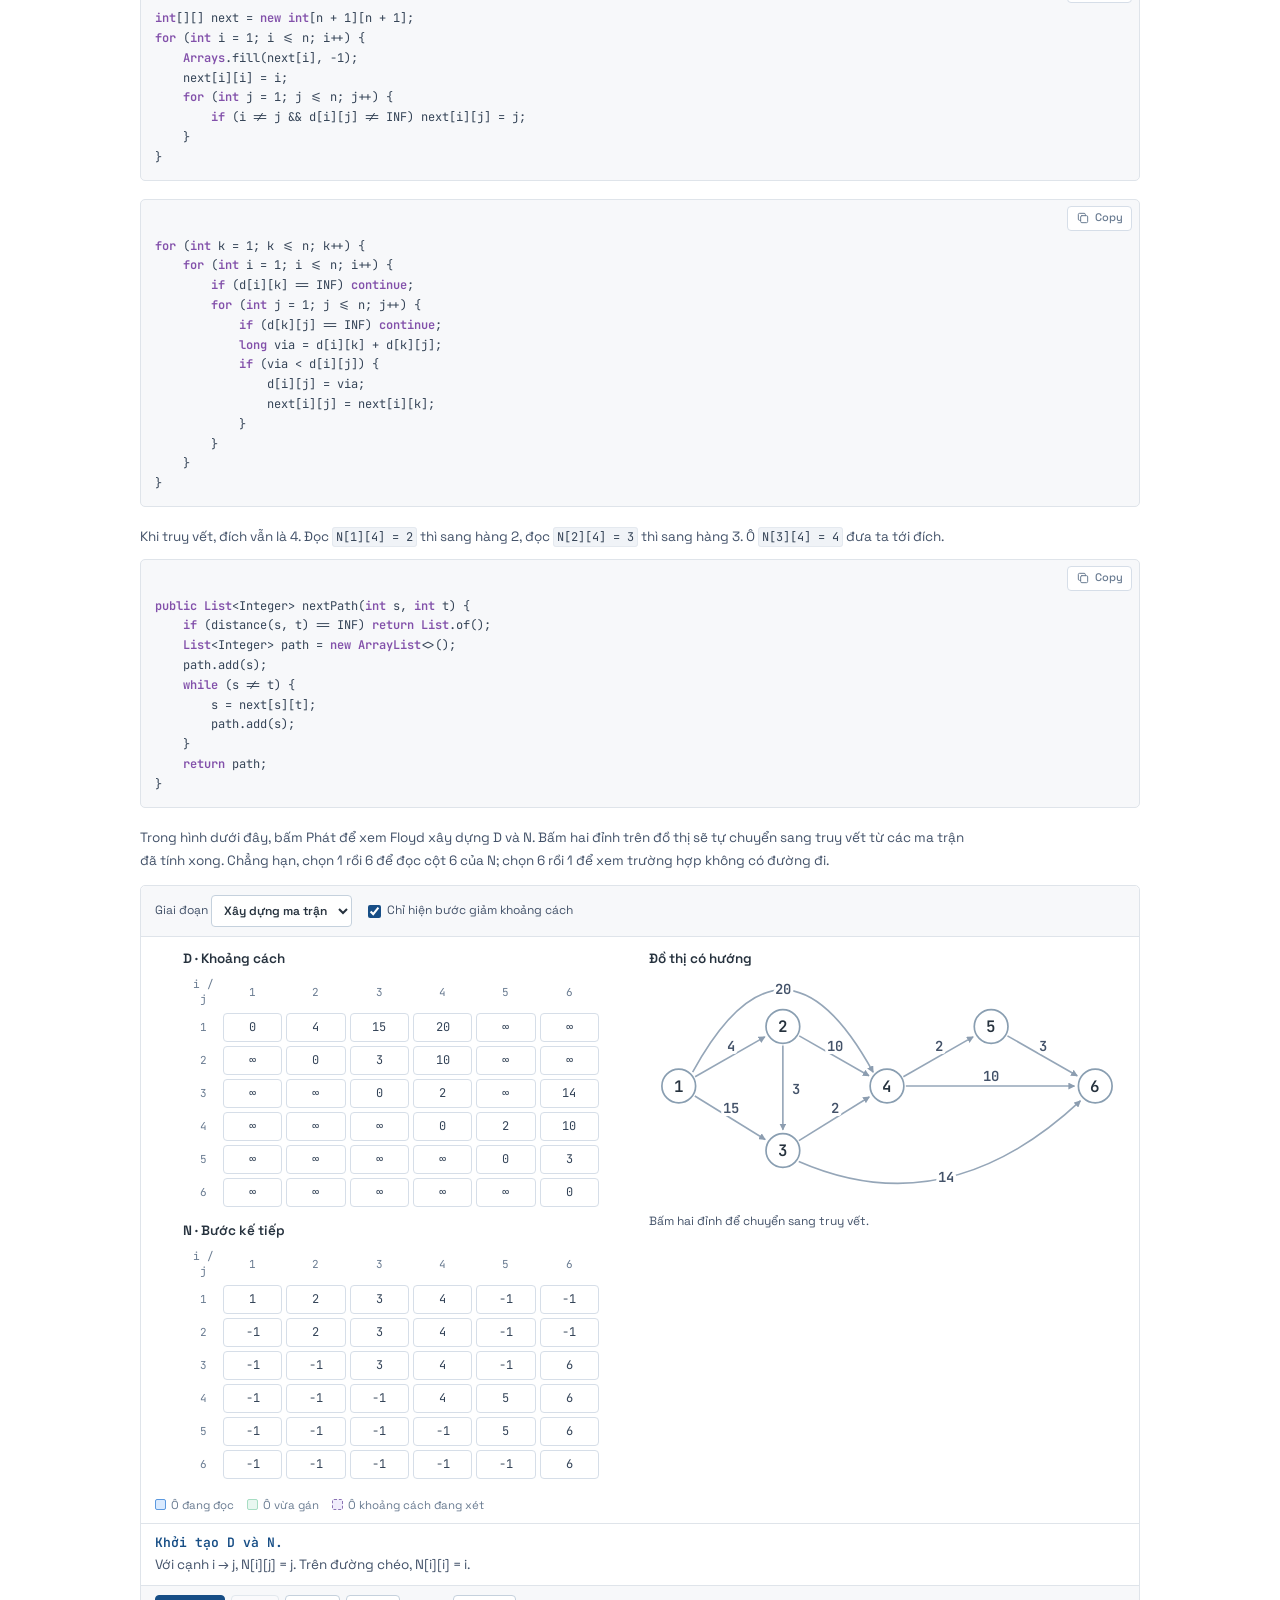
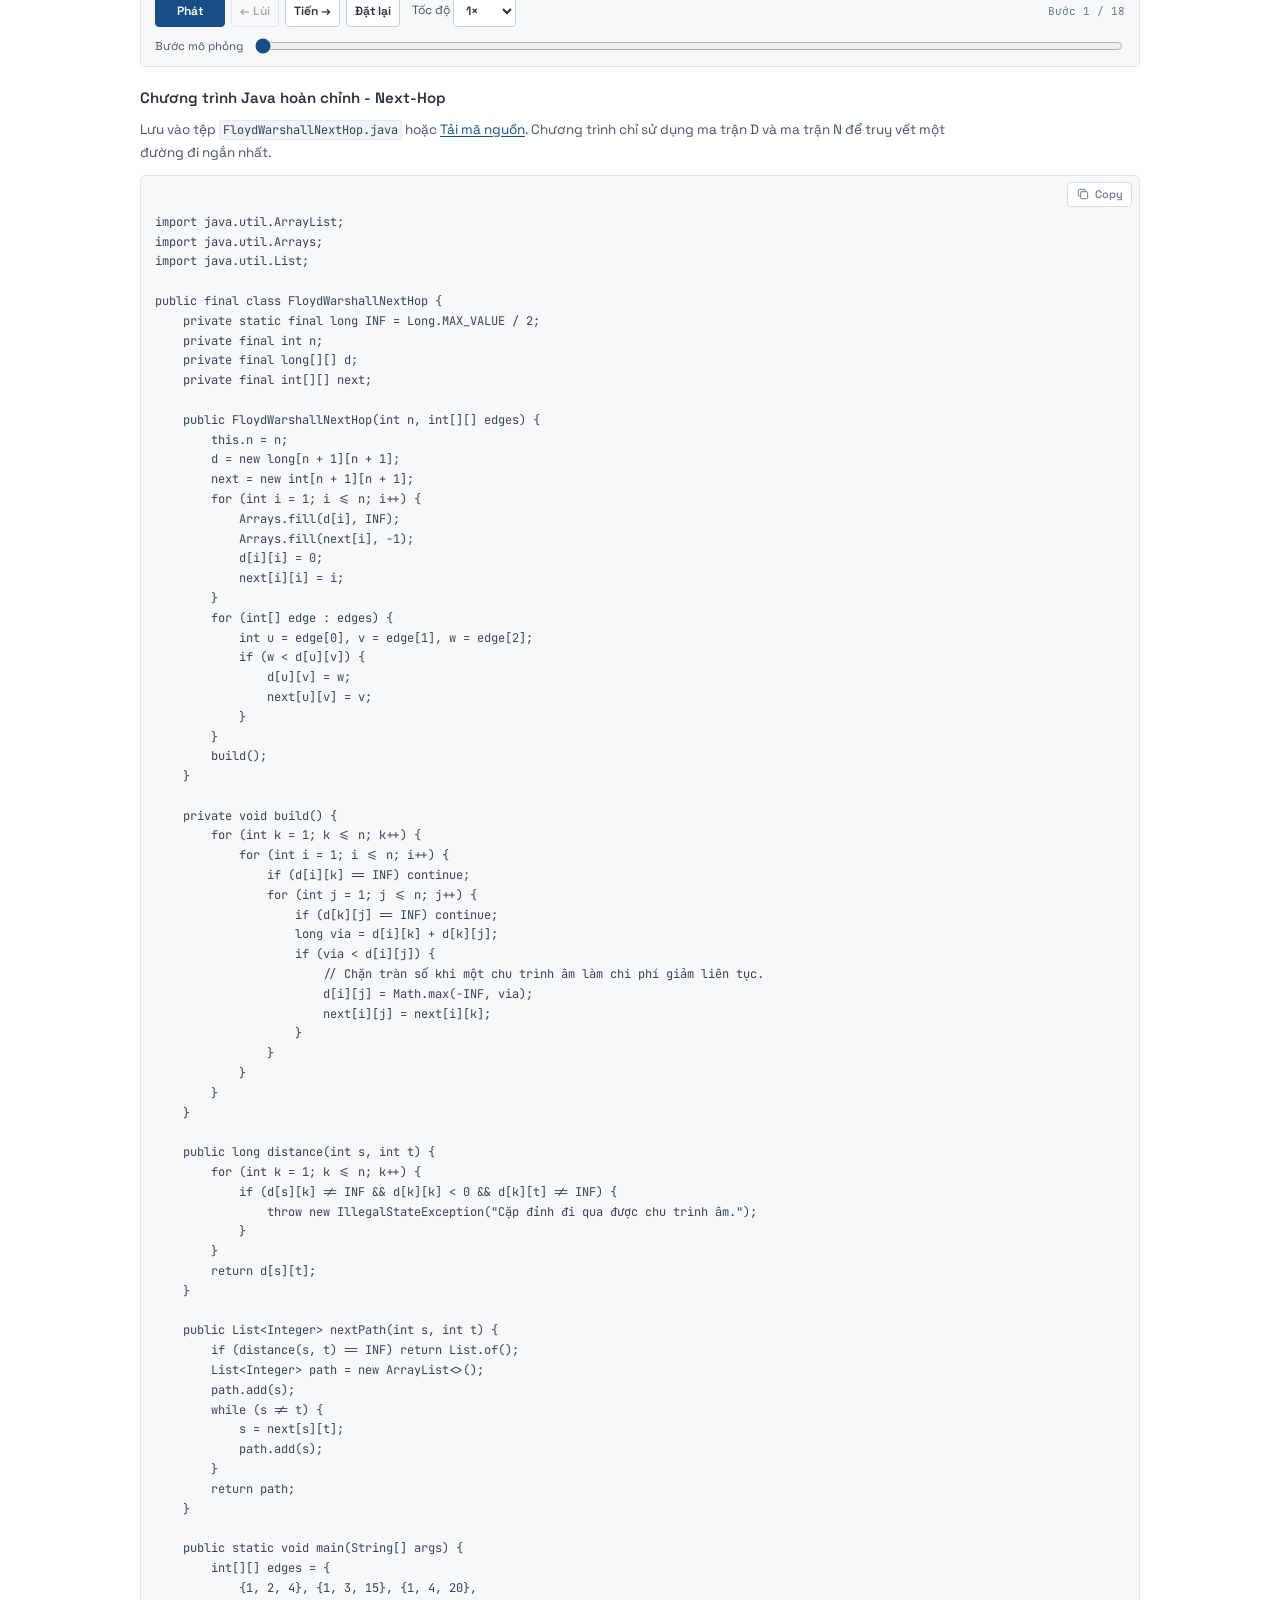
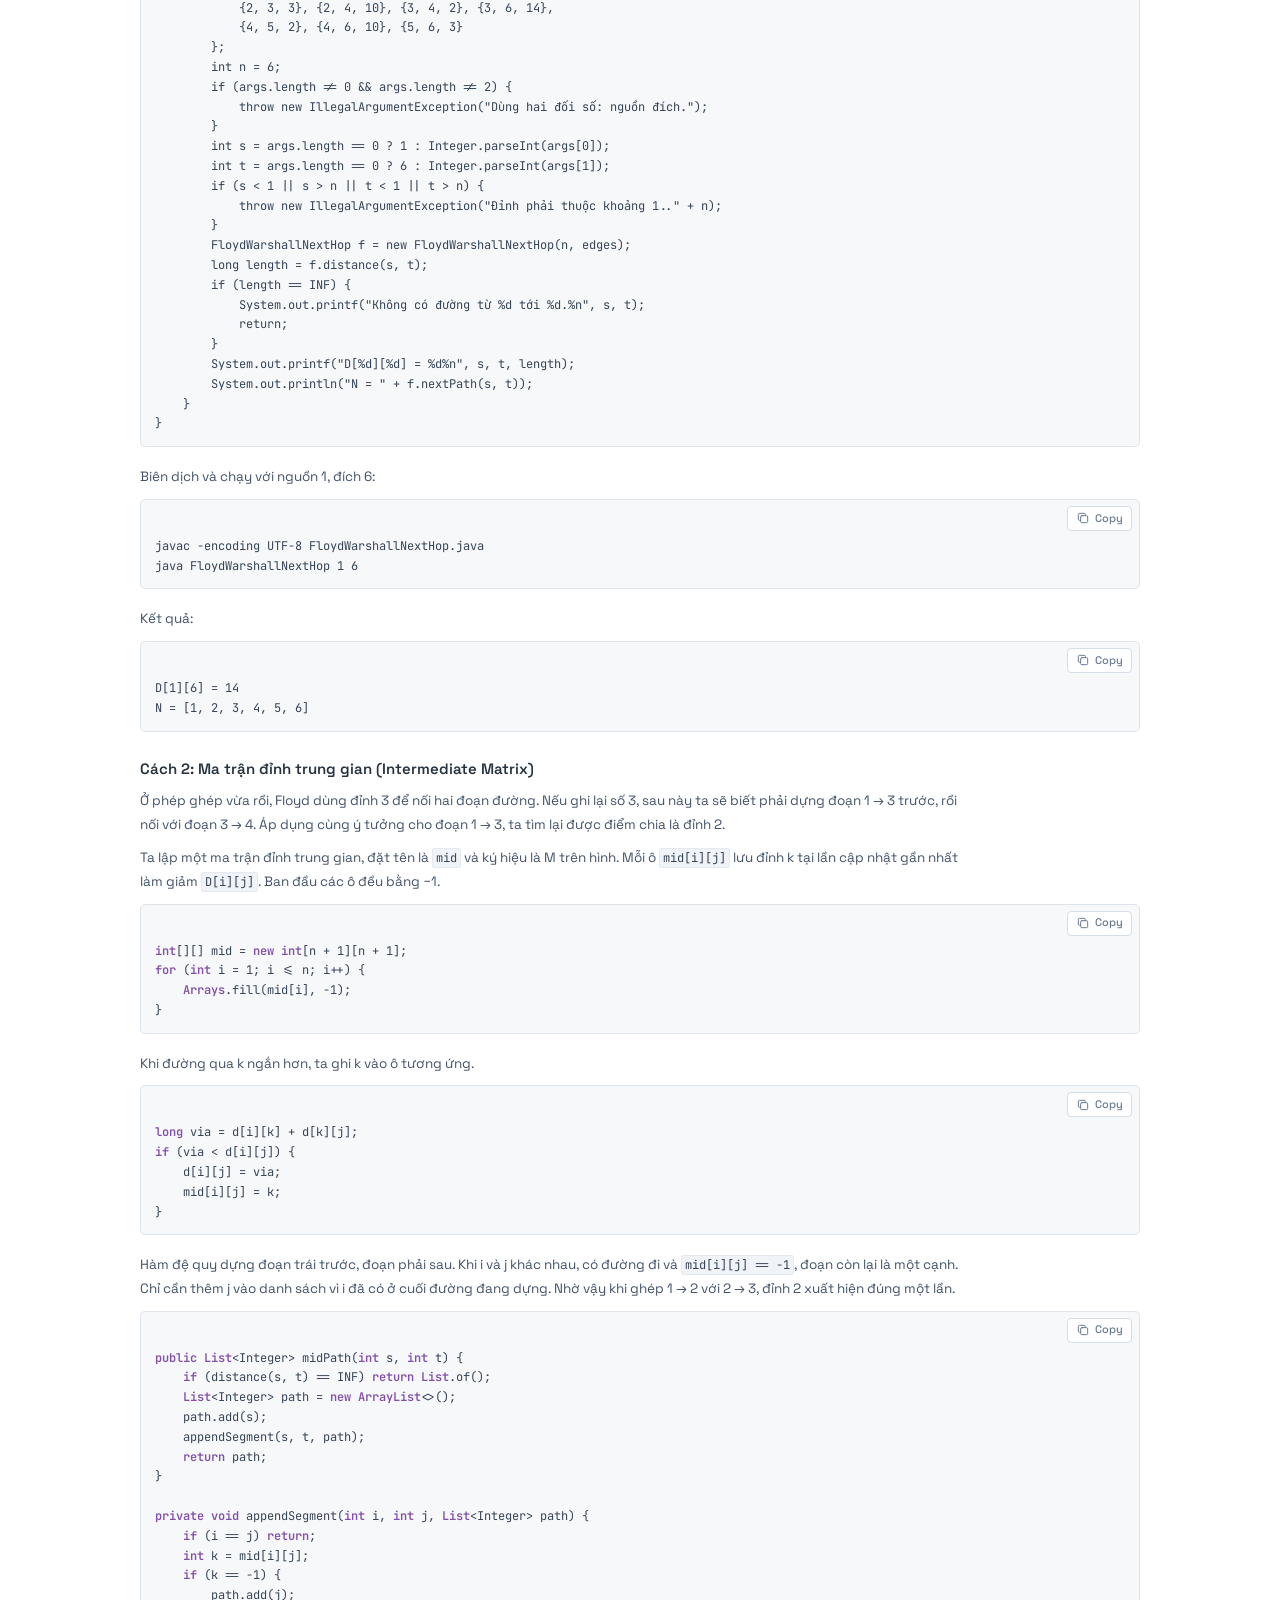
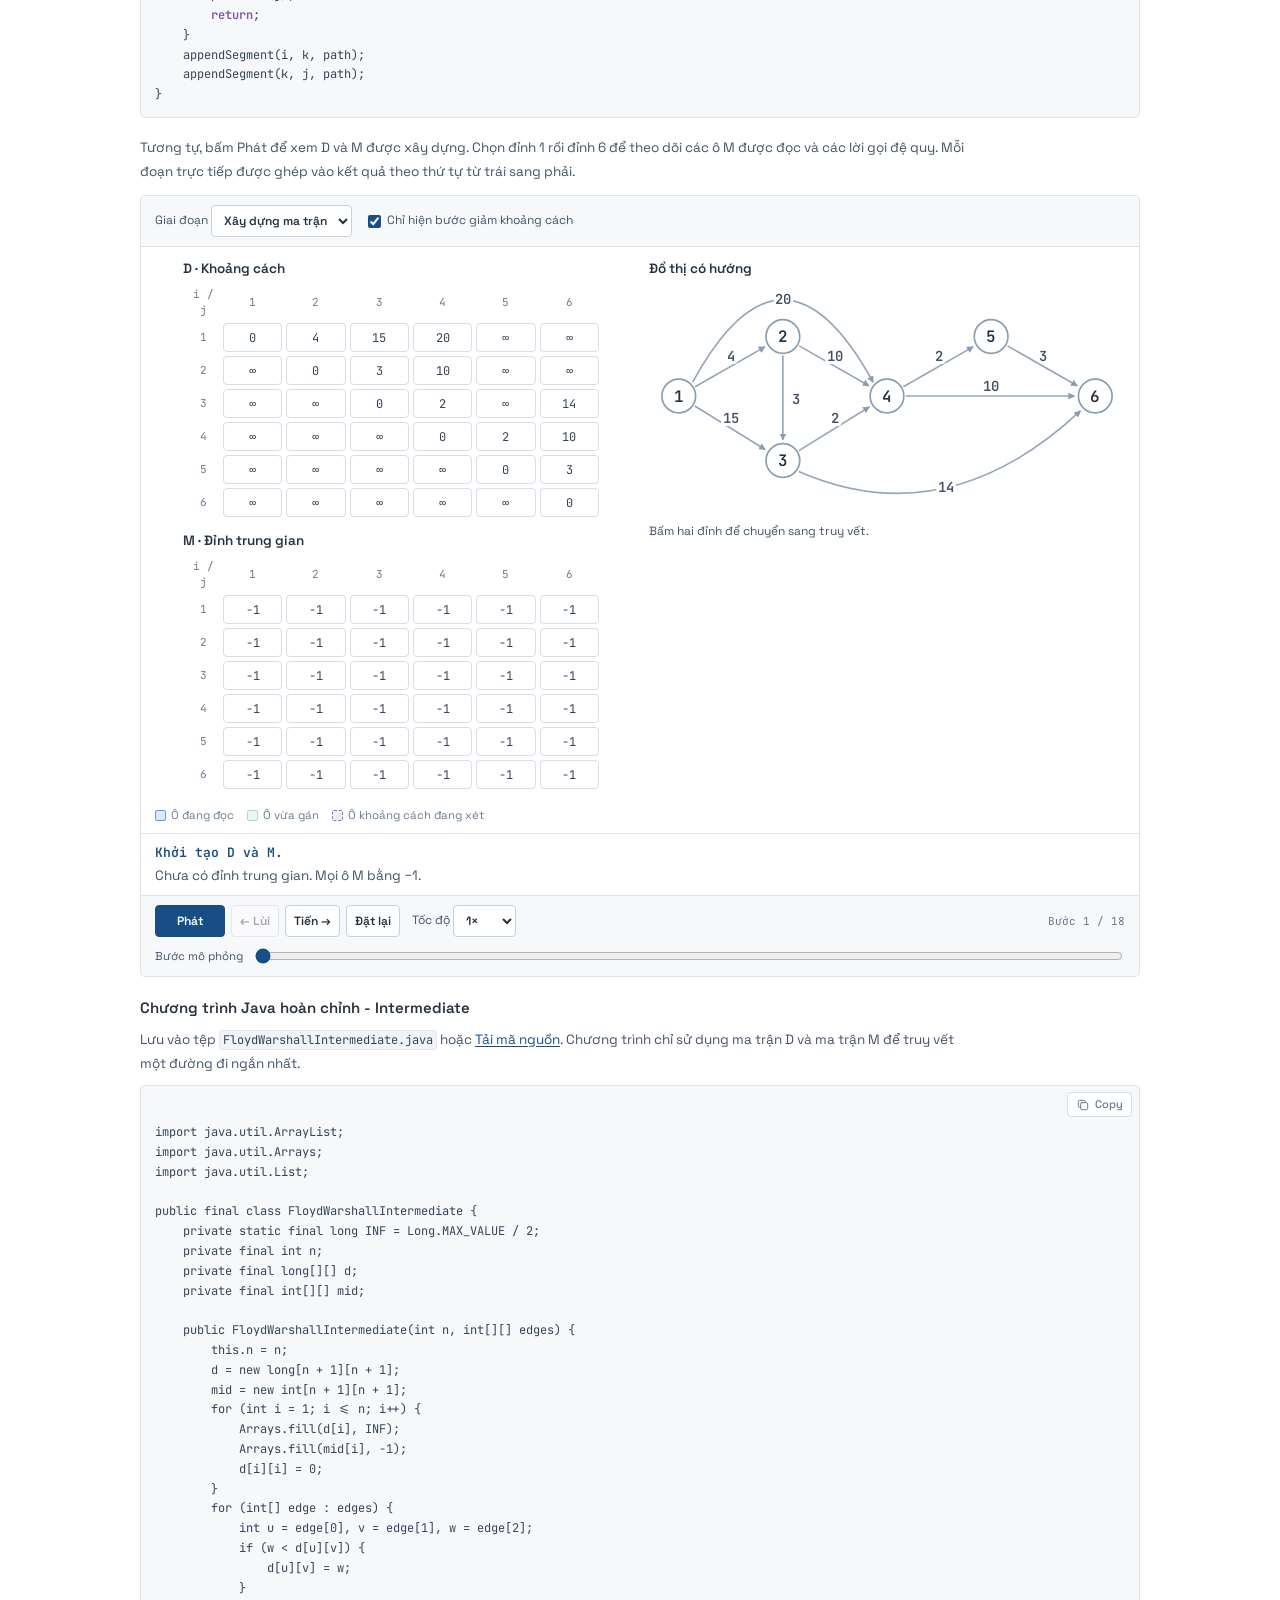
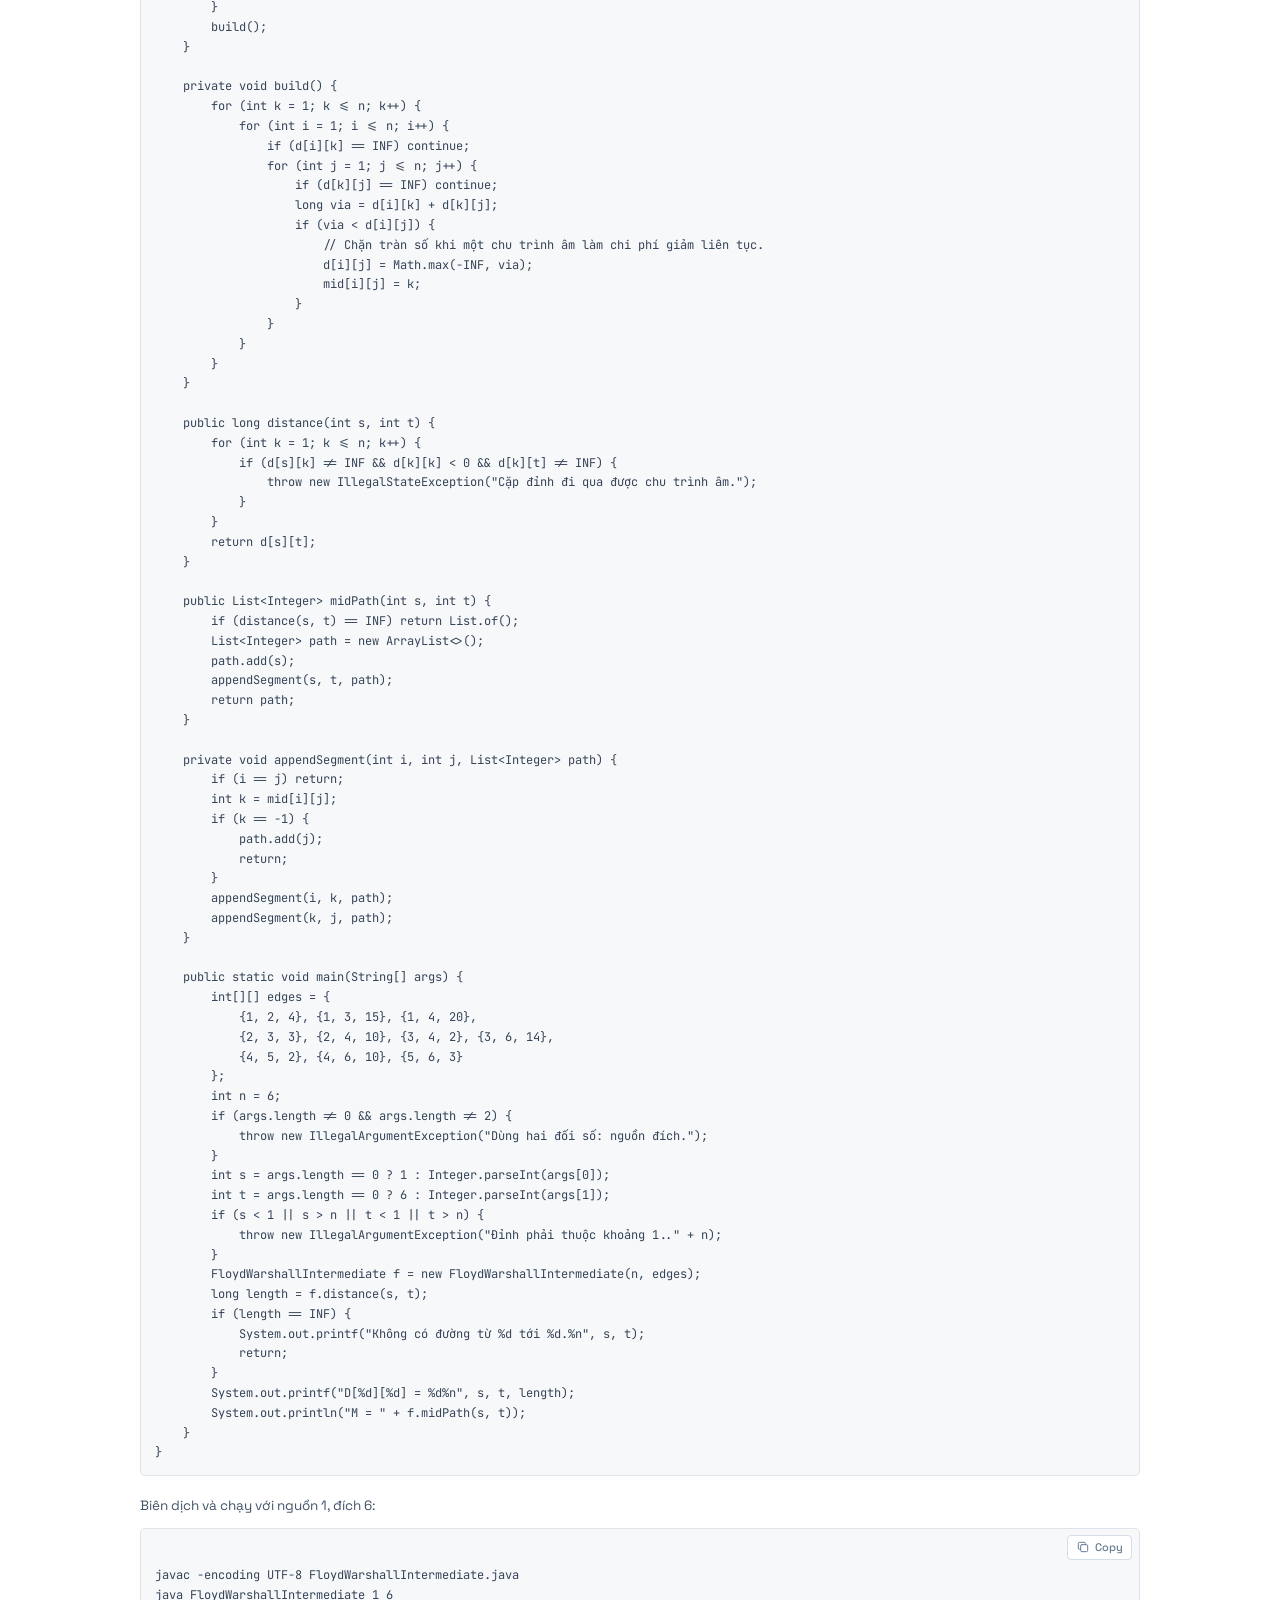
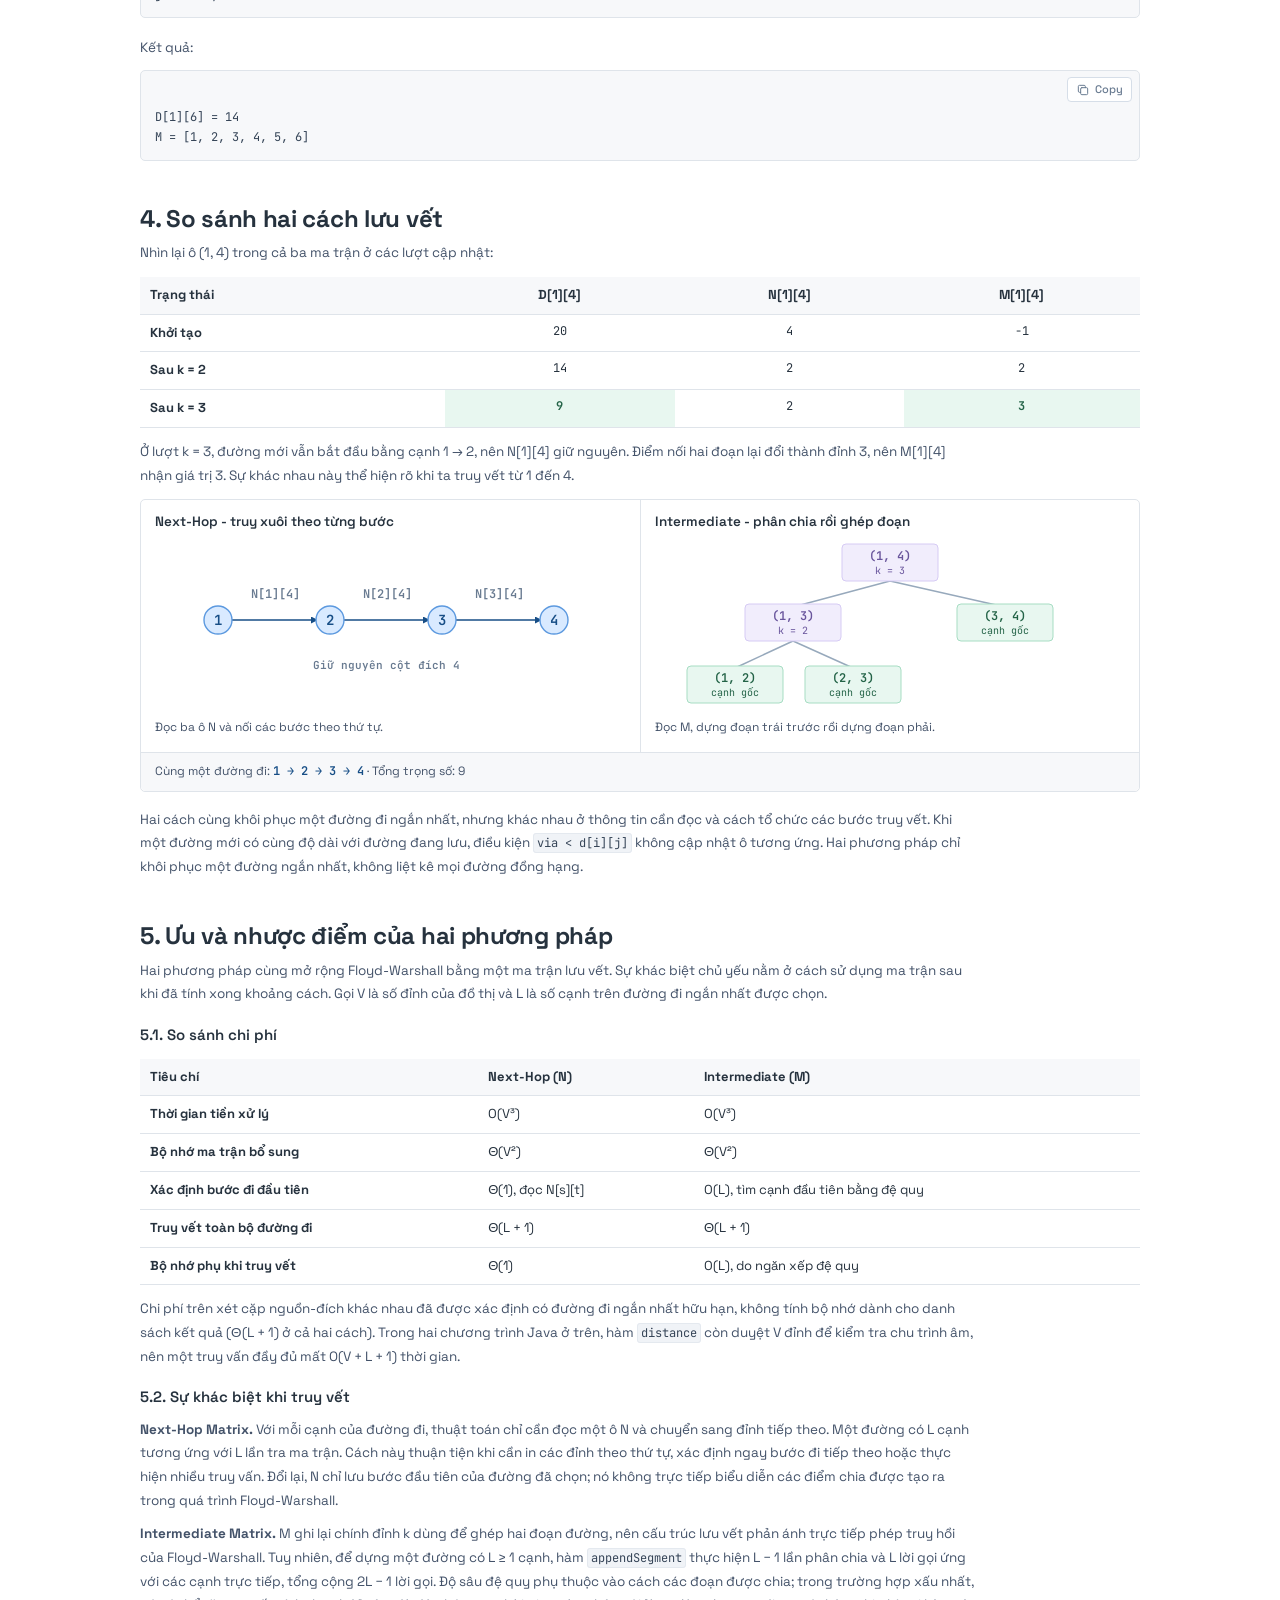
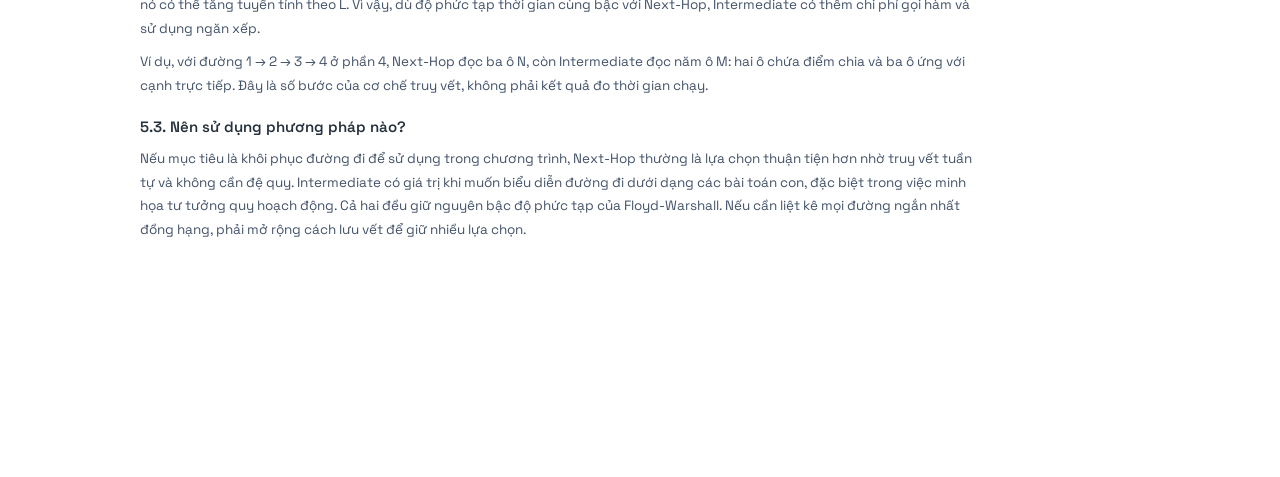
<file: cai-dat.html>
<!doctype html>
<html lang="vi"><head><meta charset="utf-8"><meta http-equiv="refresh" content="0;url=./#code-n"><title>Floyd-Warshall</title></head><body><a href="./#code-n">Đọc bài Floyd-Warshall</a></body></html>
</file>
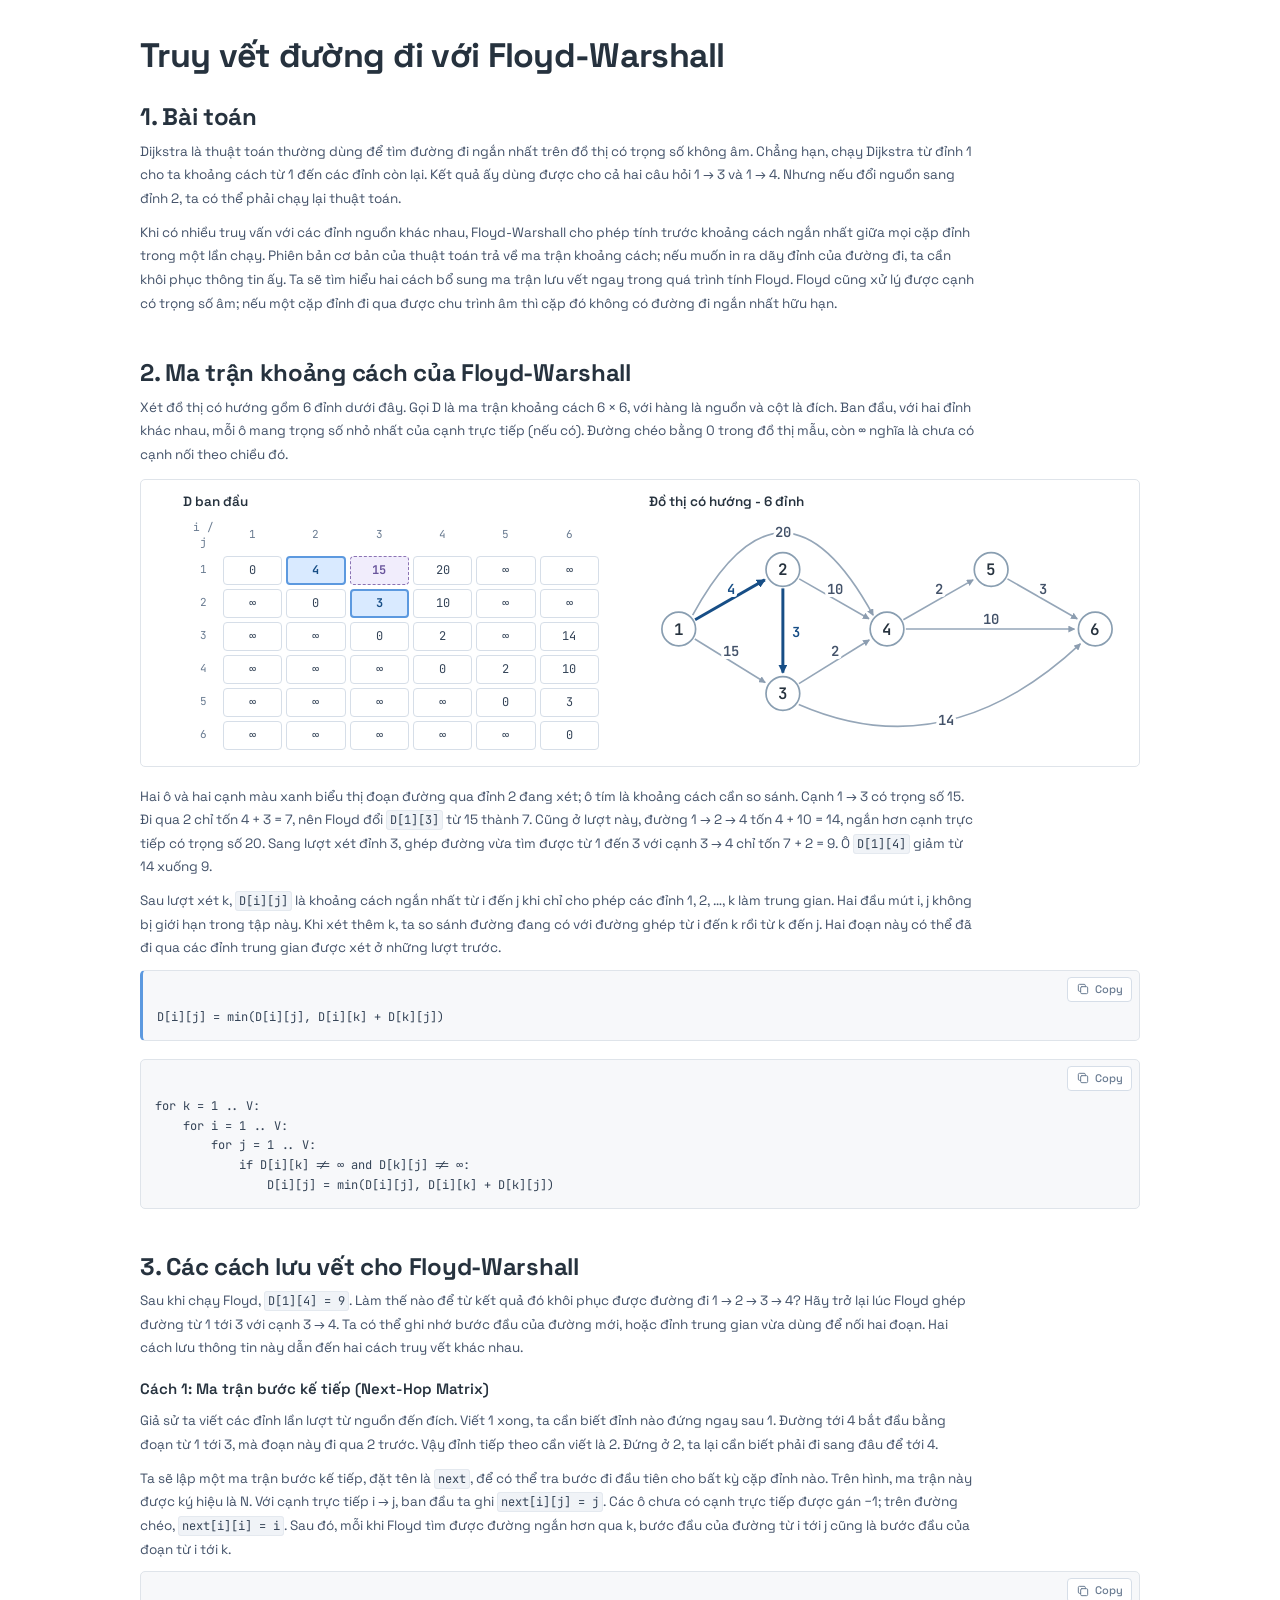
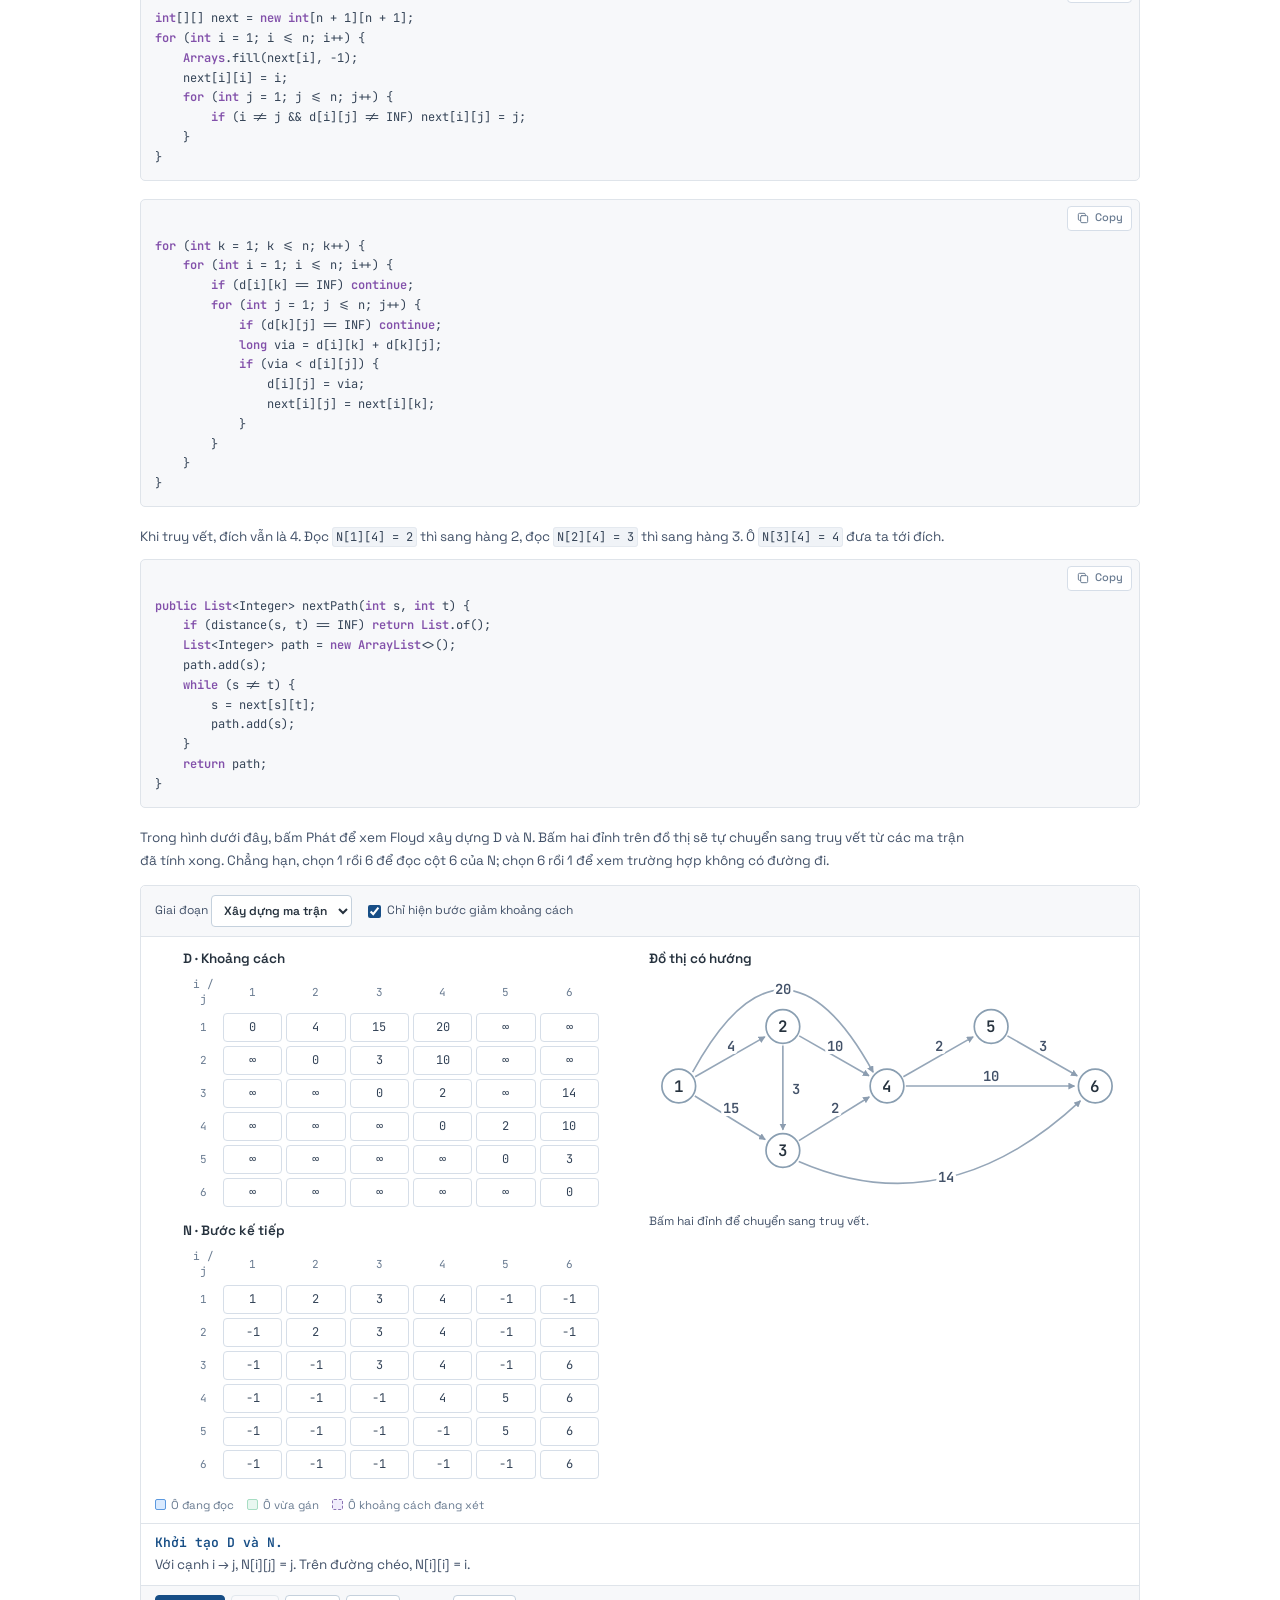
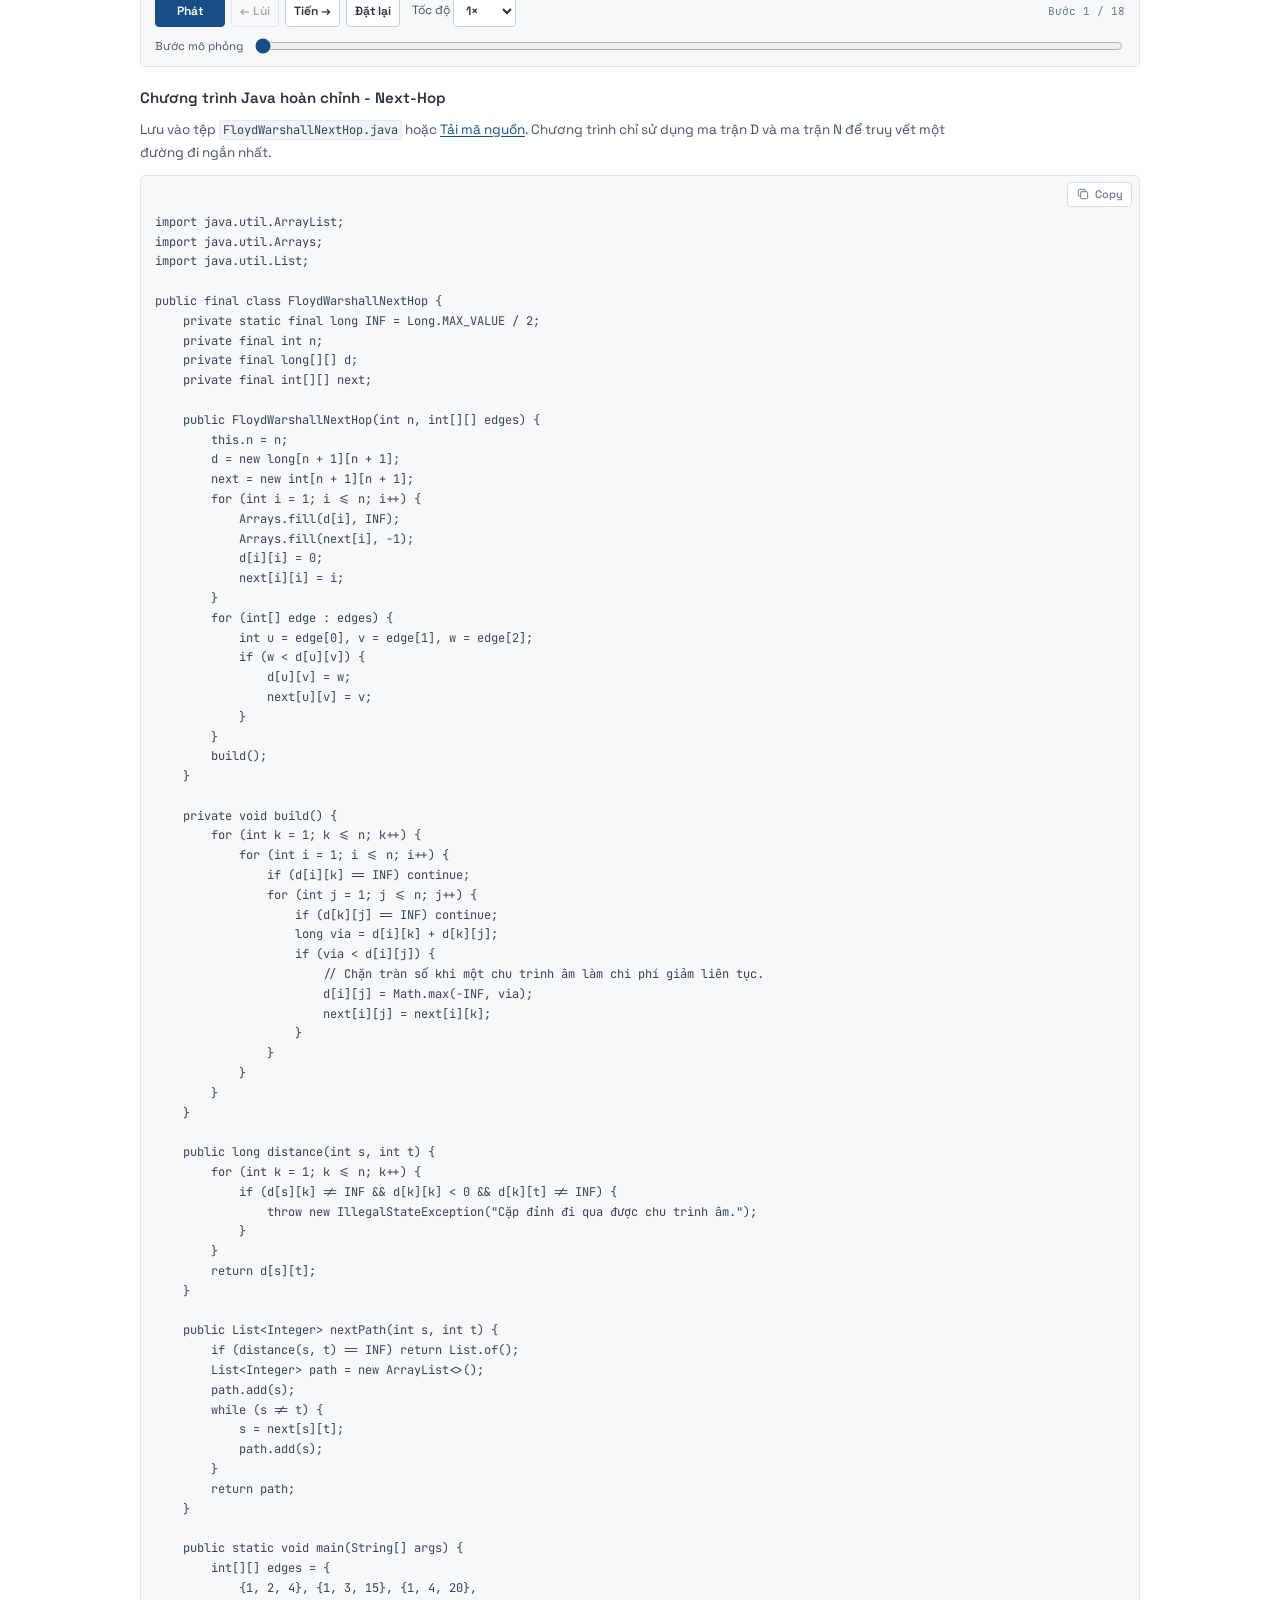
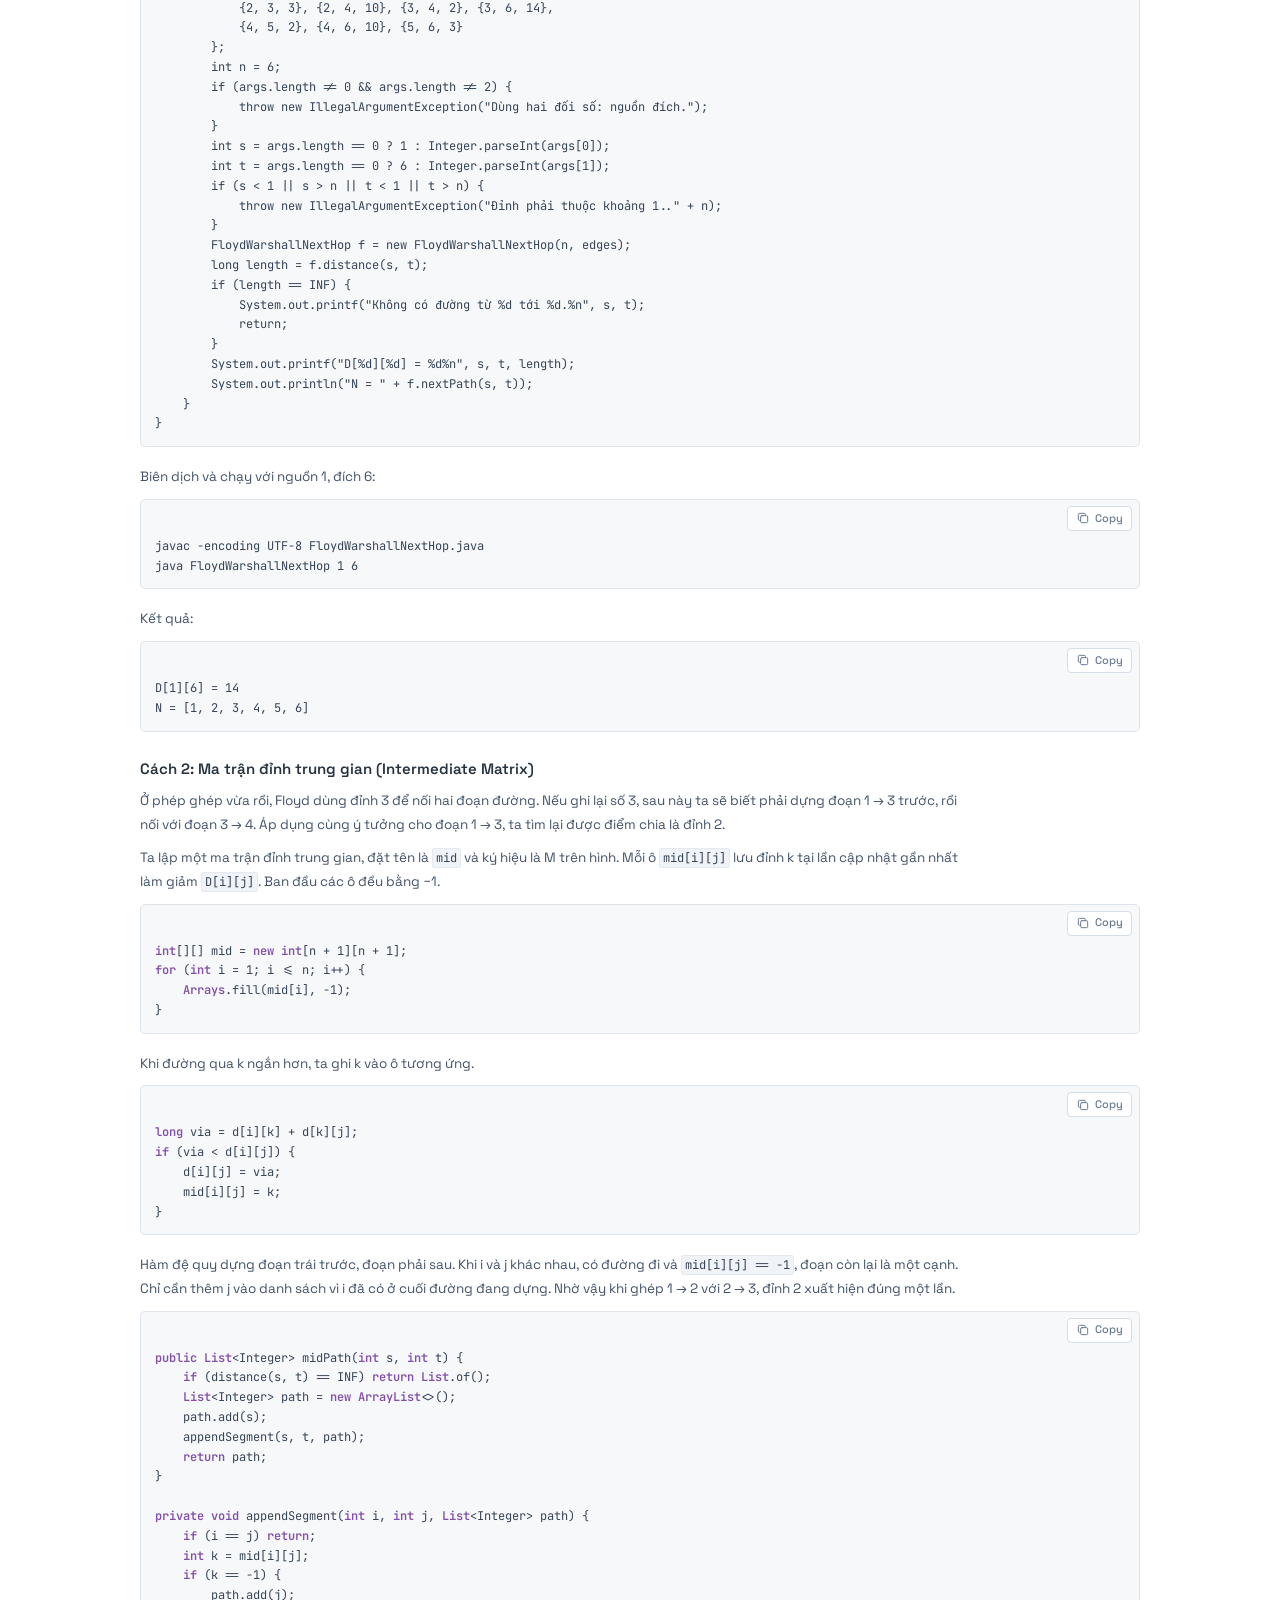
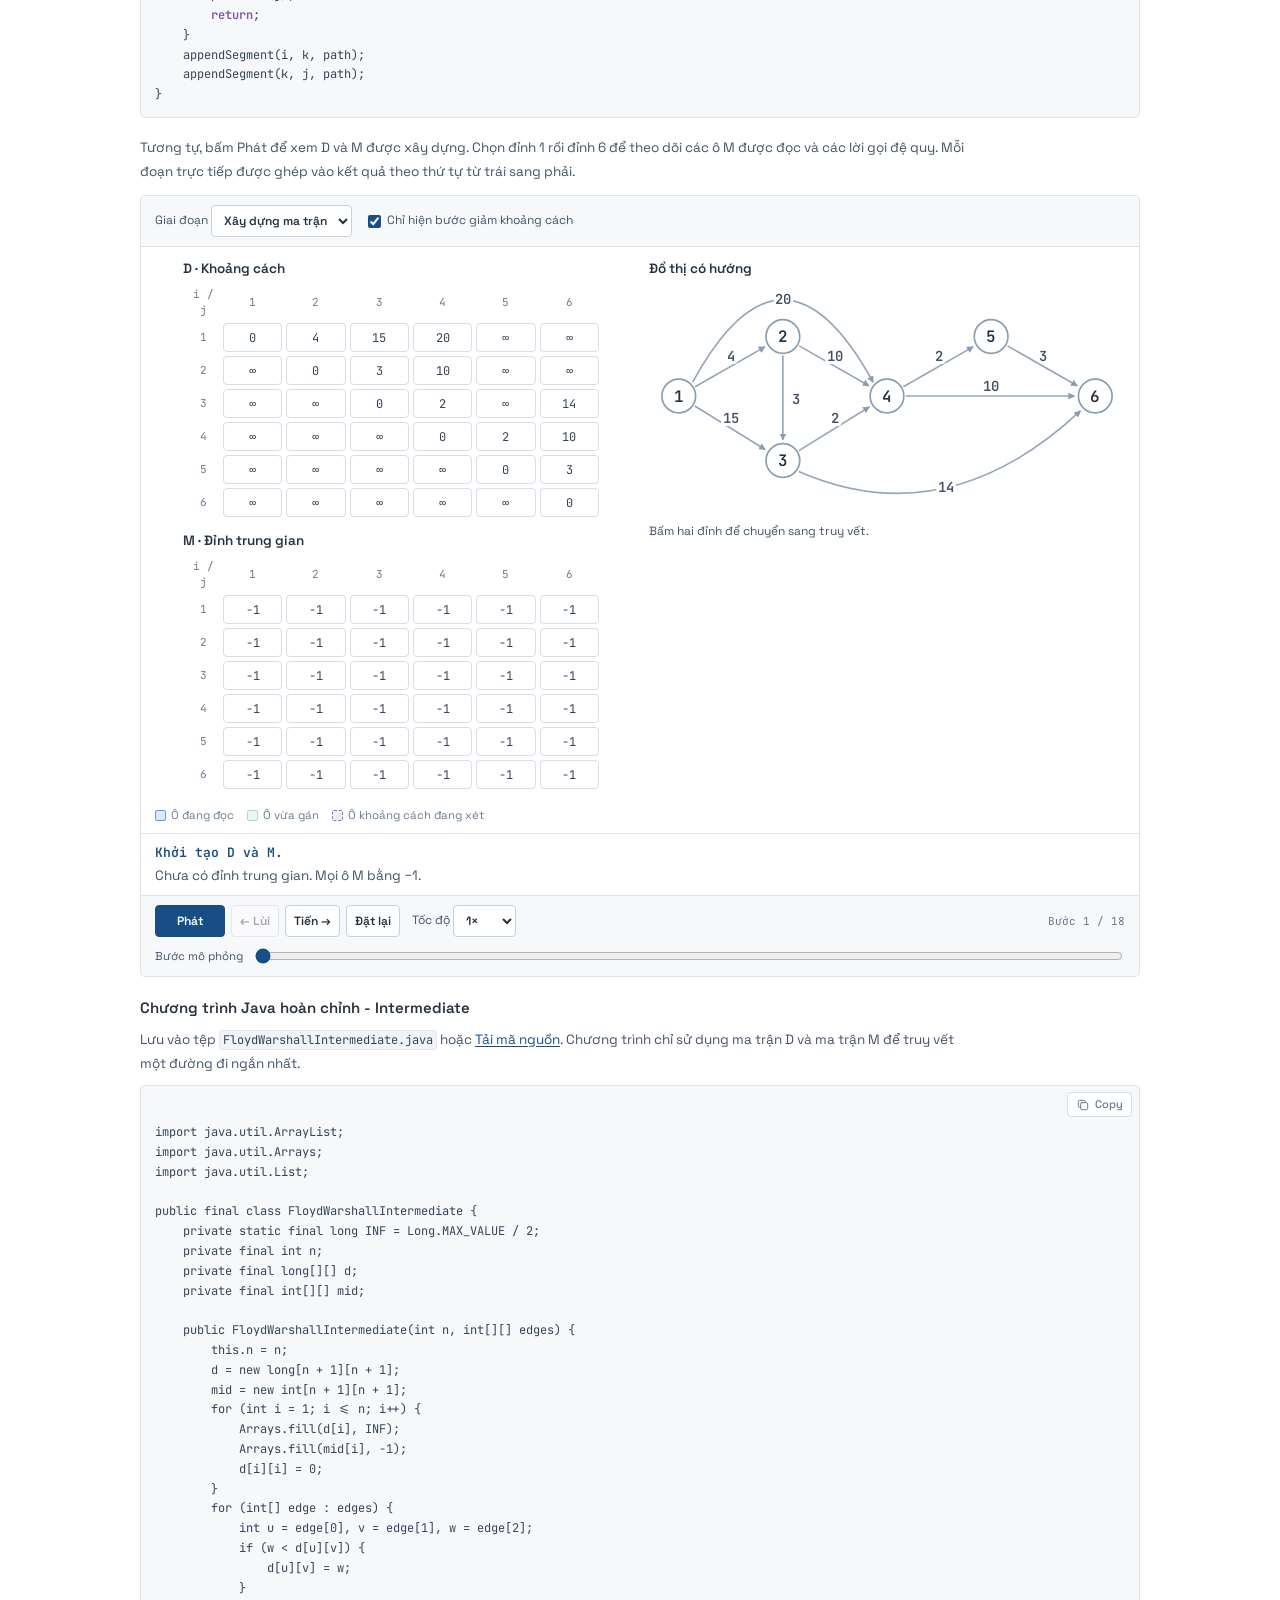
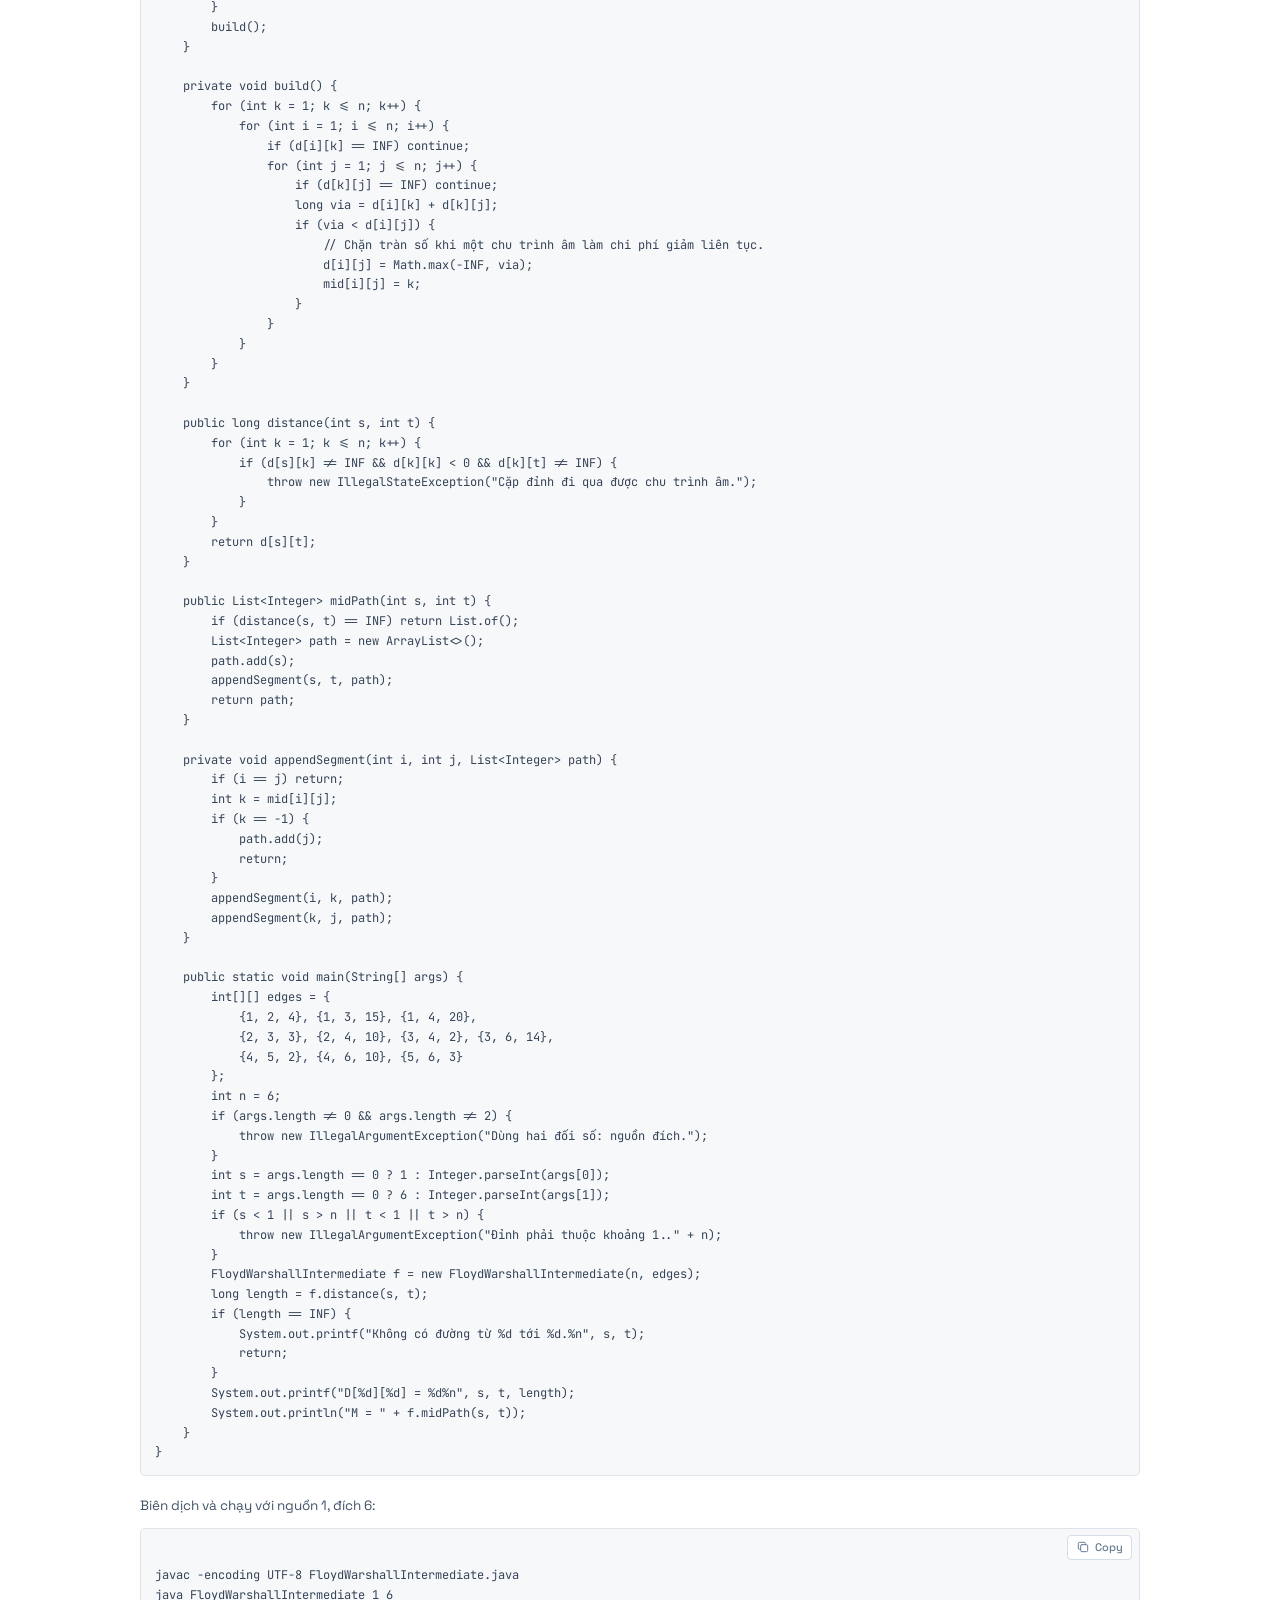
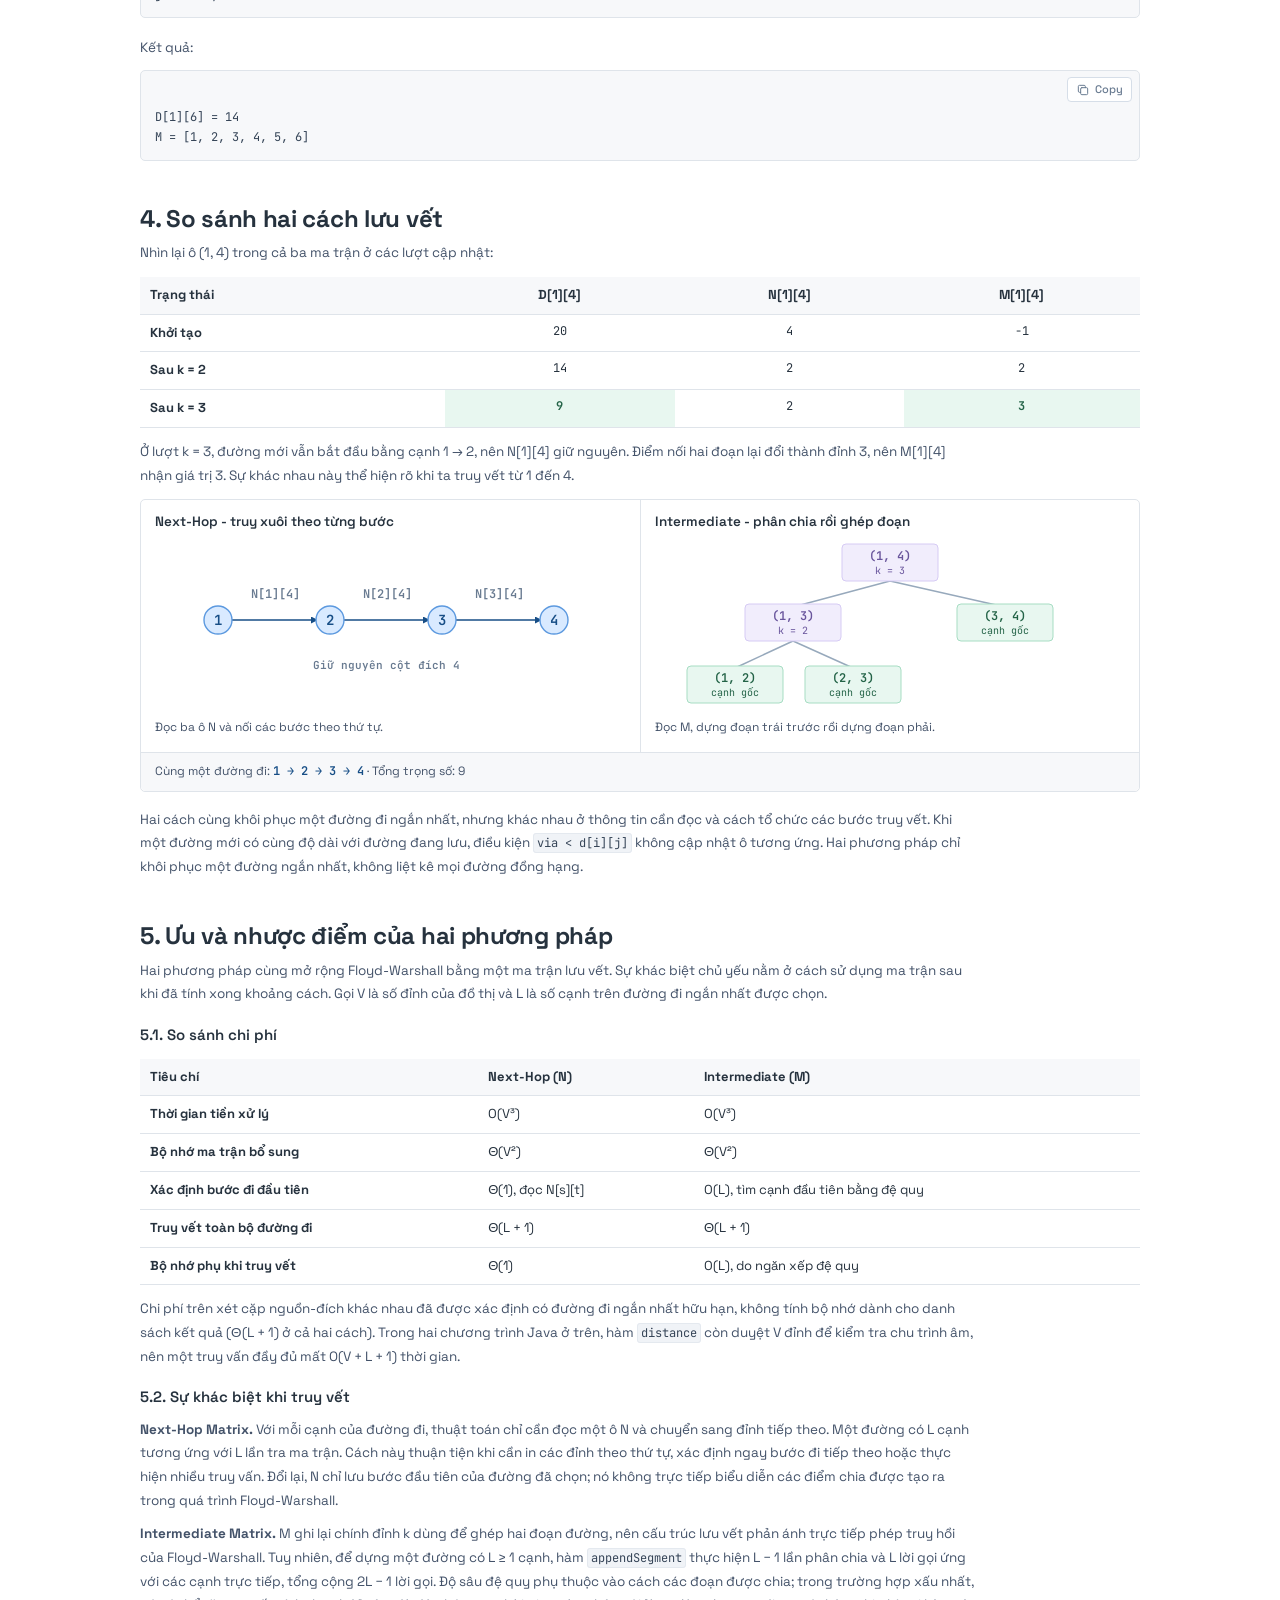
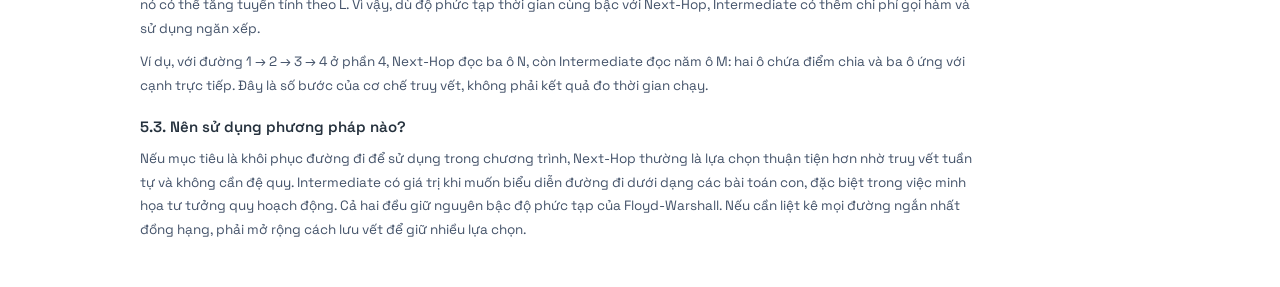
<file: khoang-cach.html>
<!doctype html>
<html lang="vi"><head><meta charset="utf-8"><meta http-equiv="refresh" content="0;url=./#floyd"><title>Floyd-Warshall</title></head><body><a href="./#floyd">Đọc bài Floyd-Warshall</a></body></html>
</file>
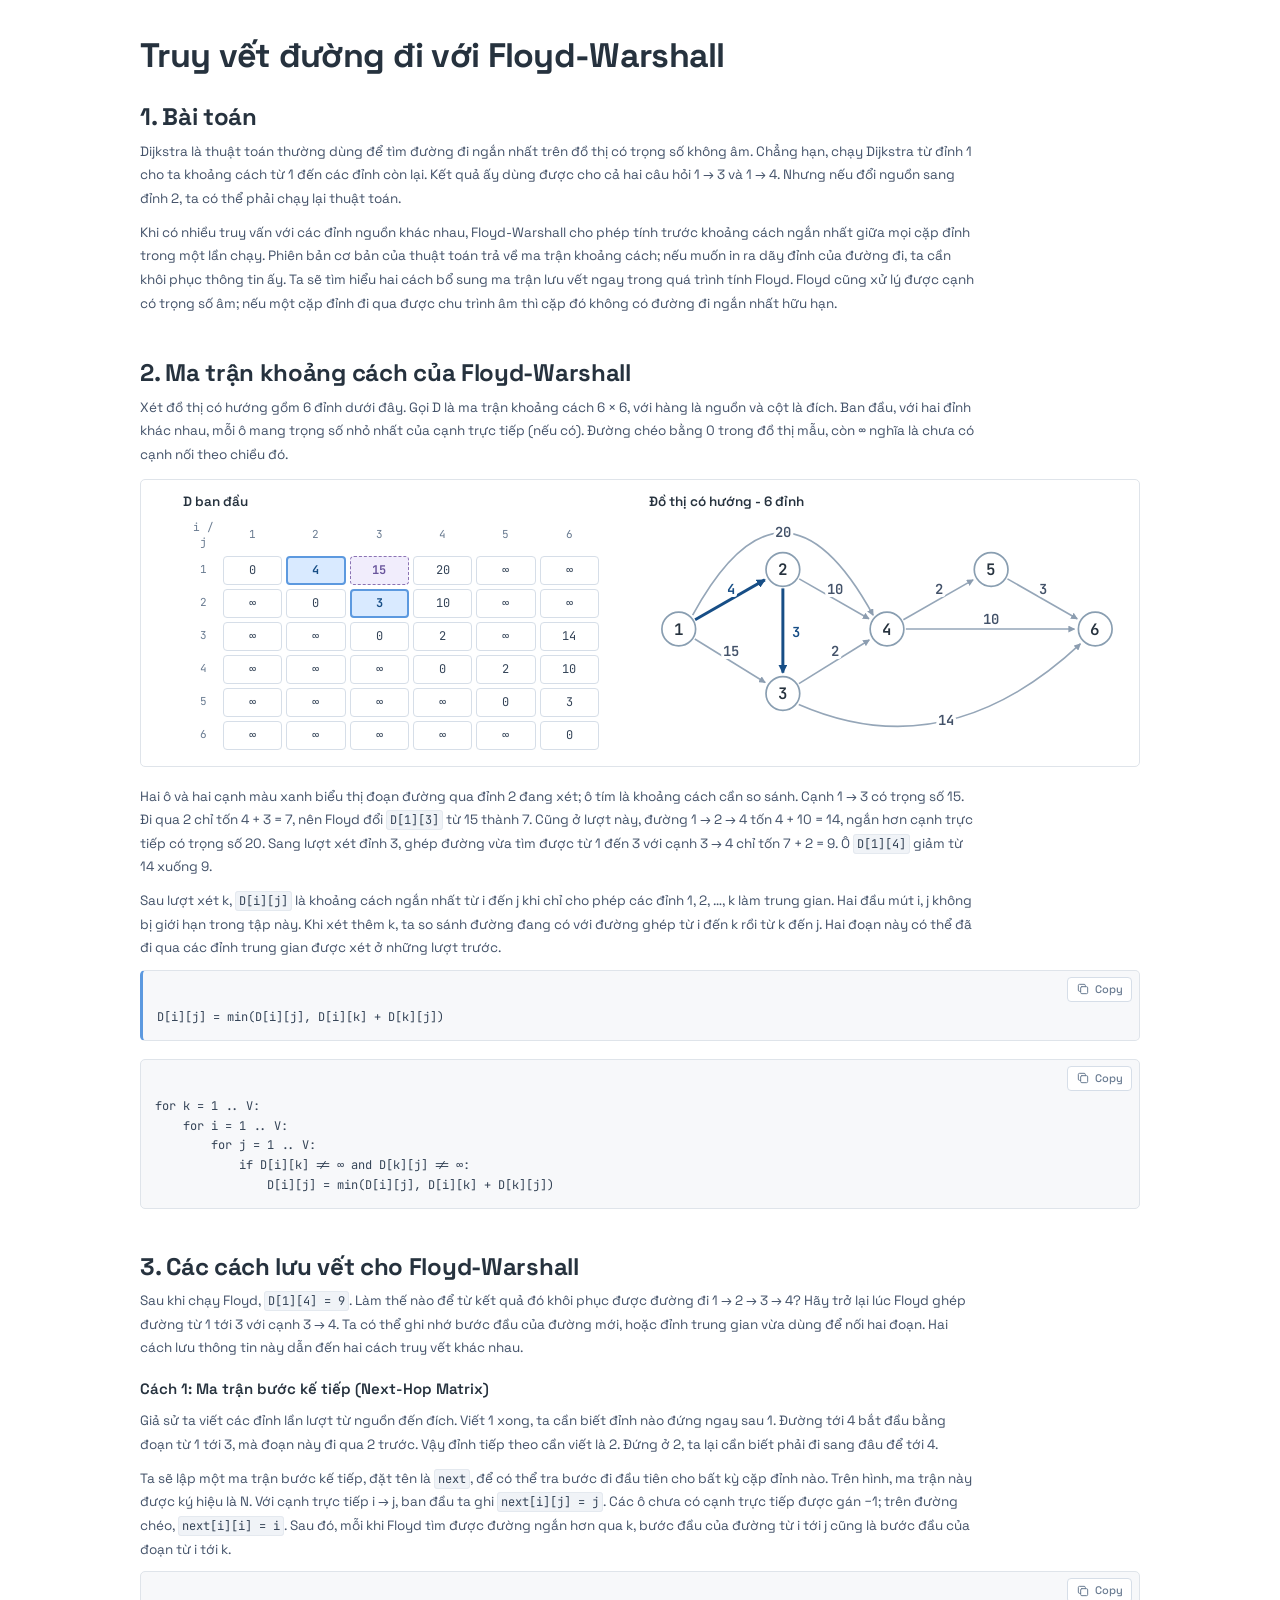
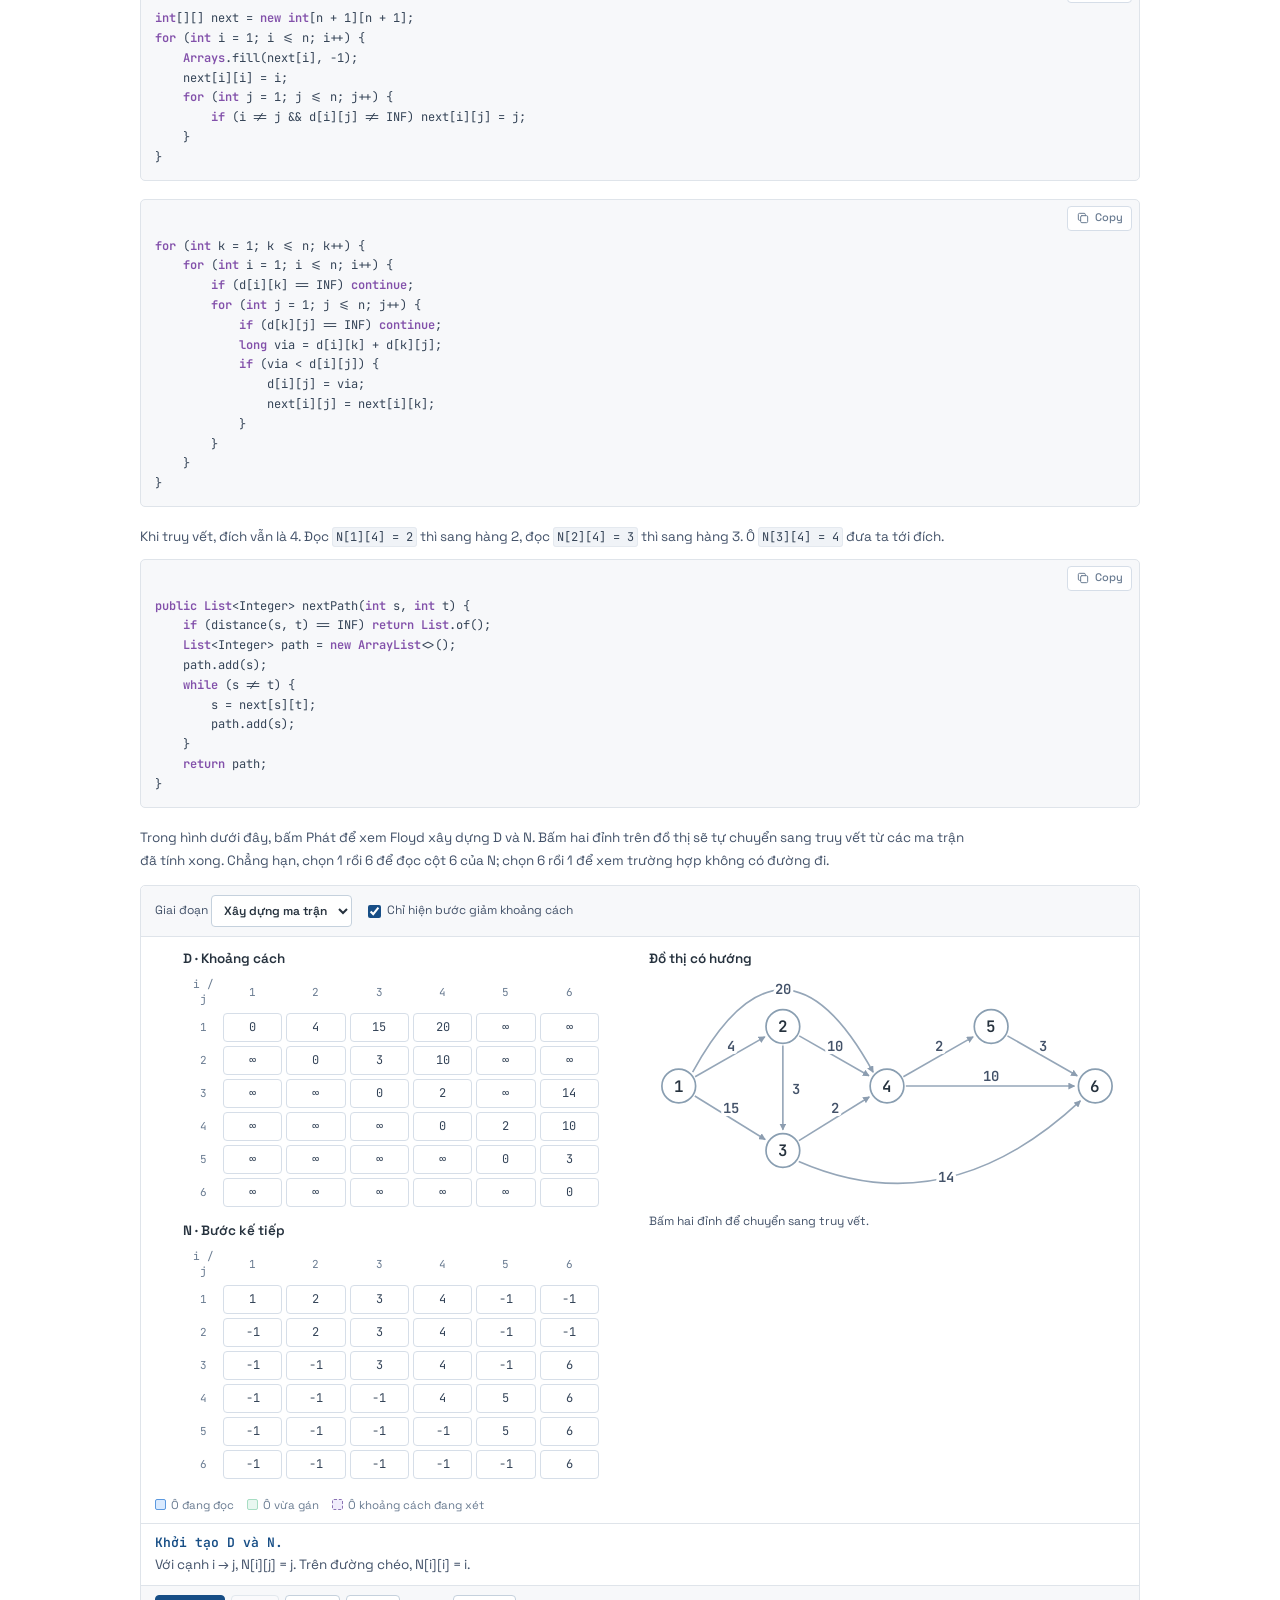
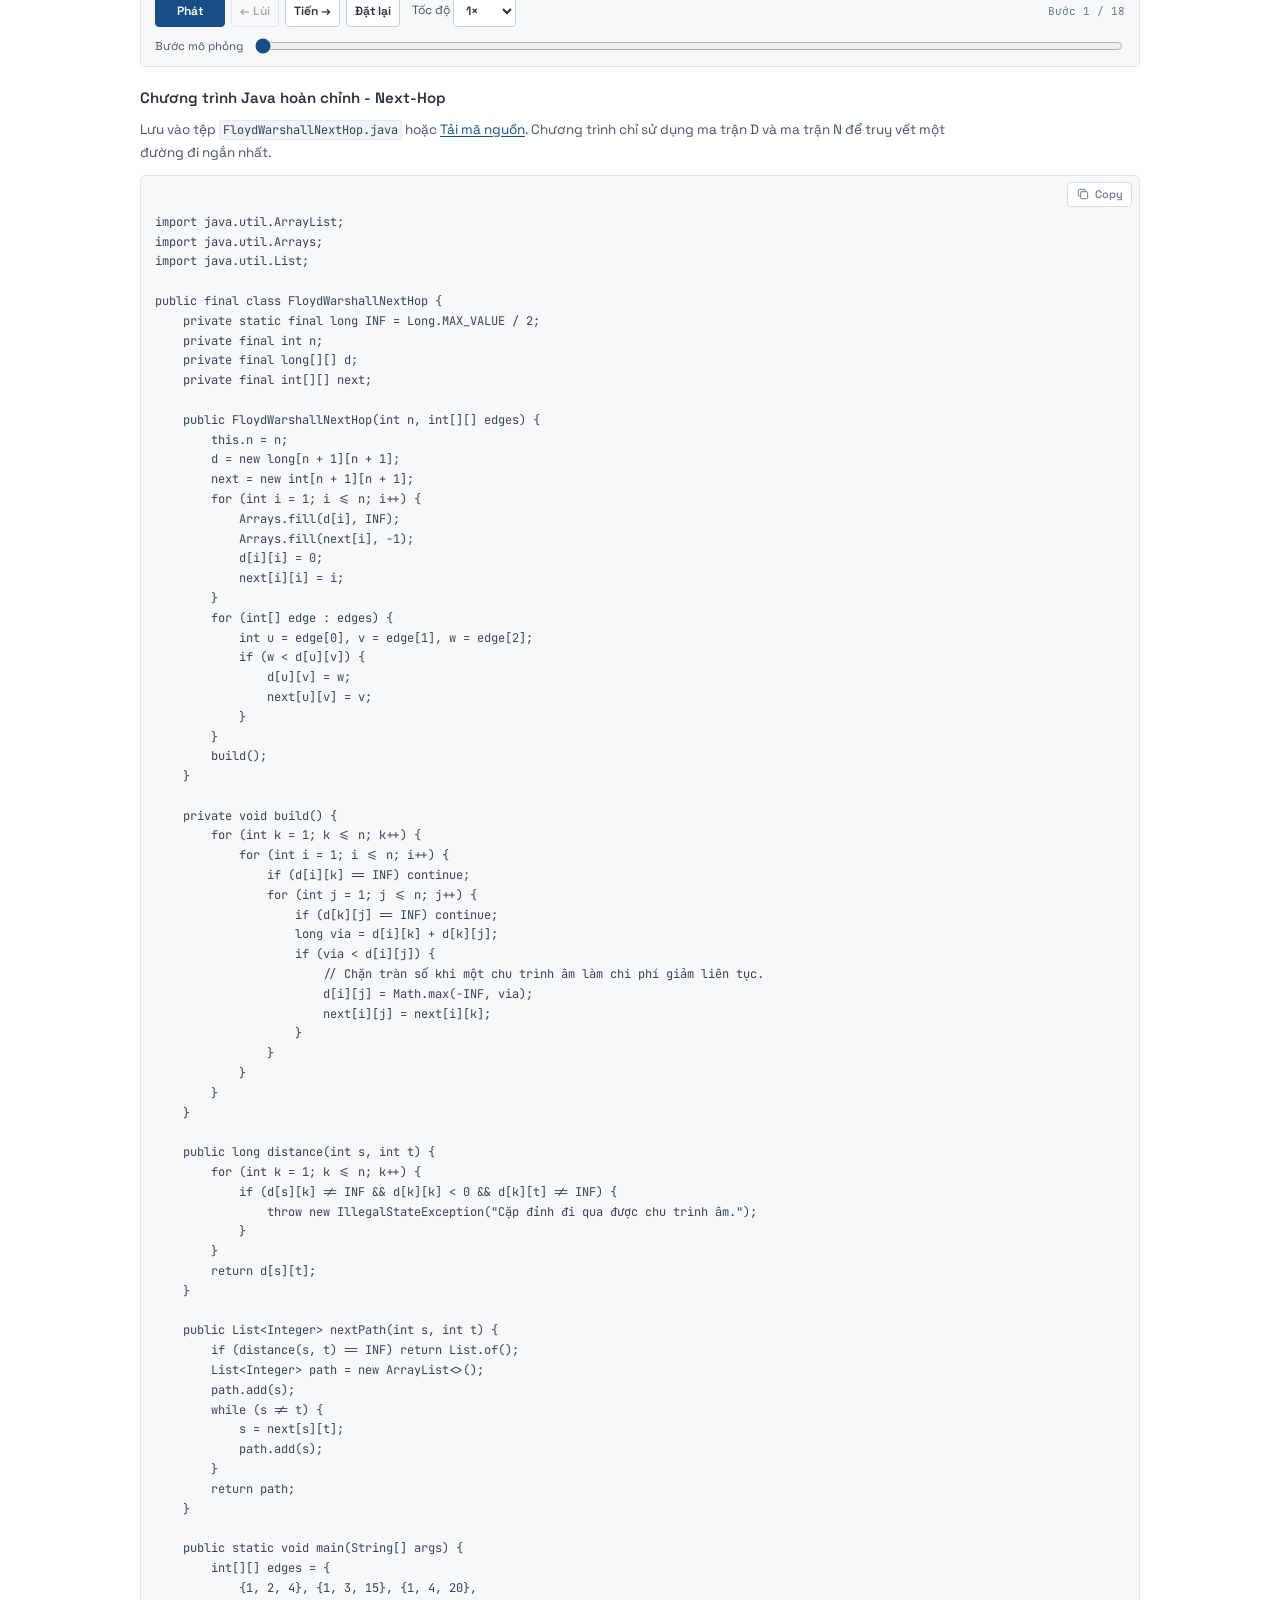
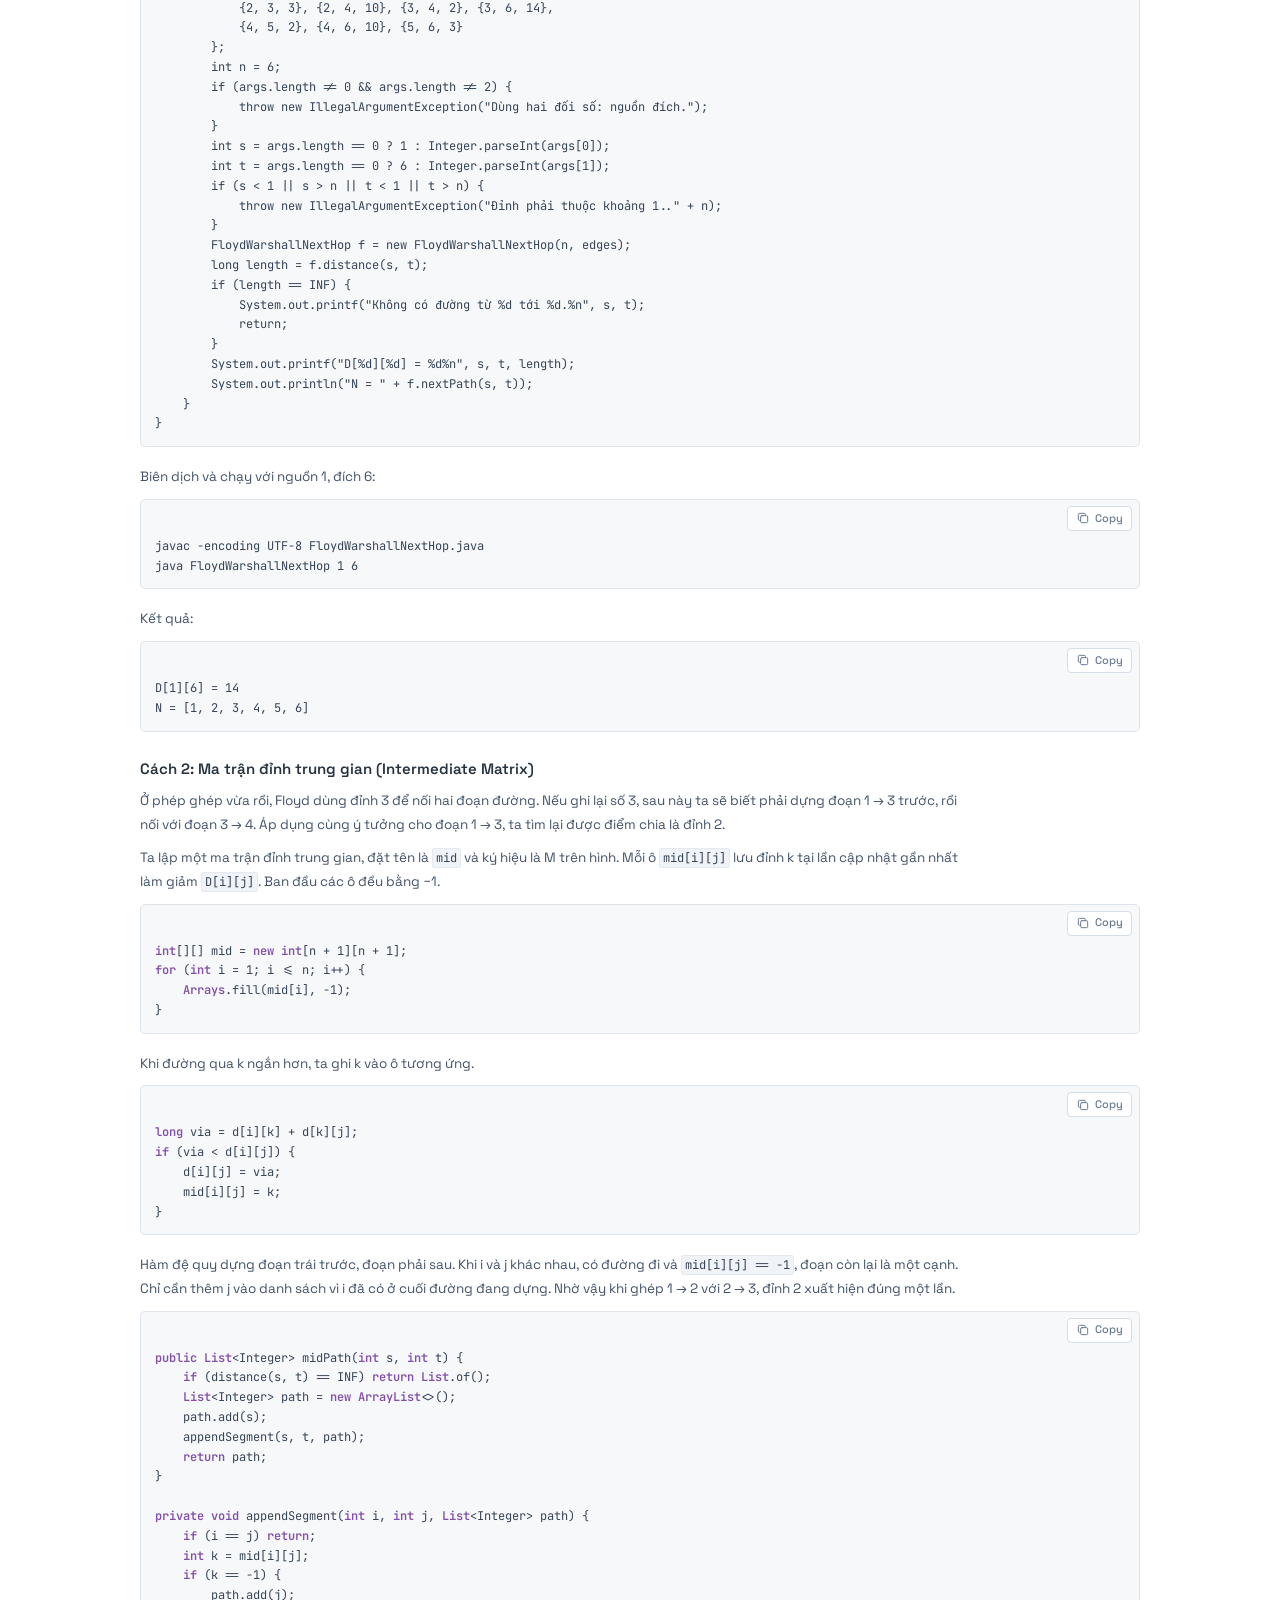
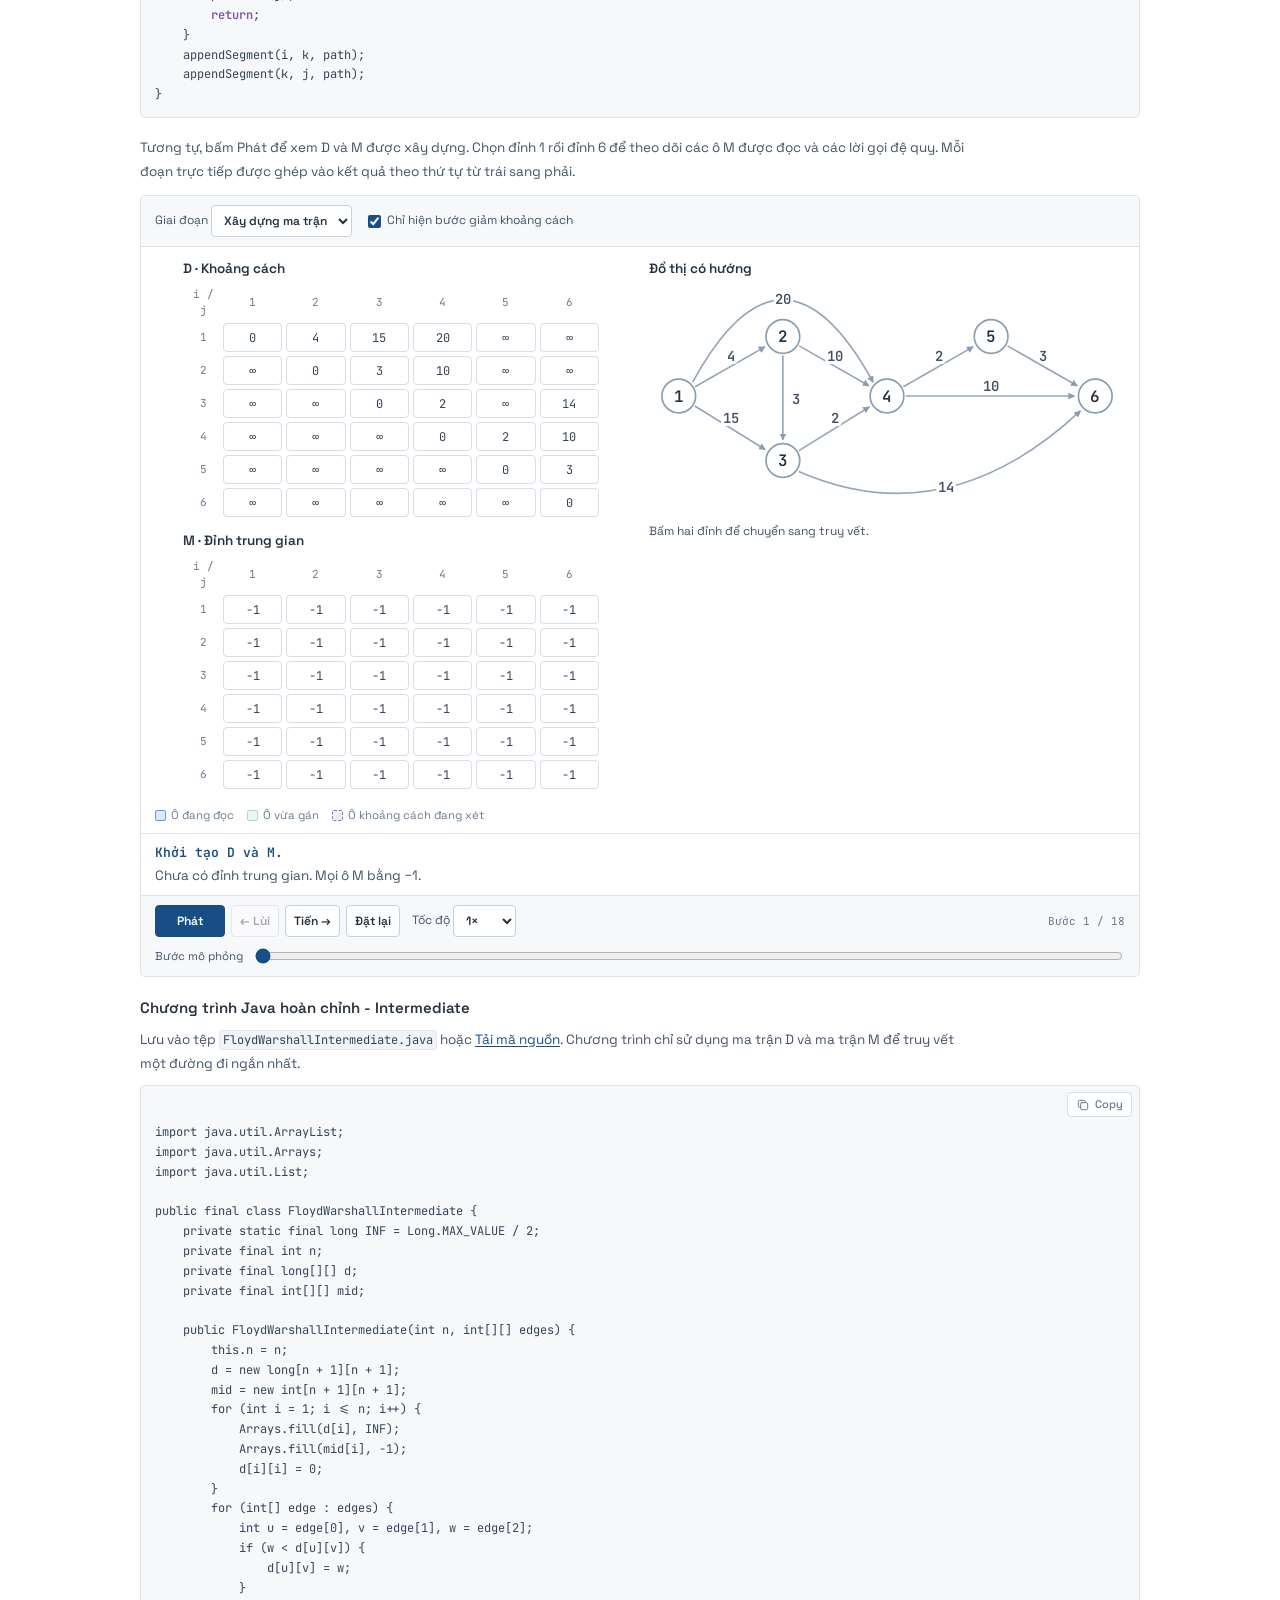
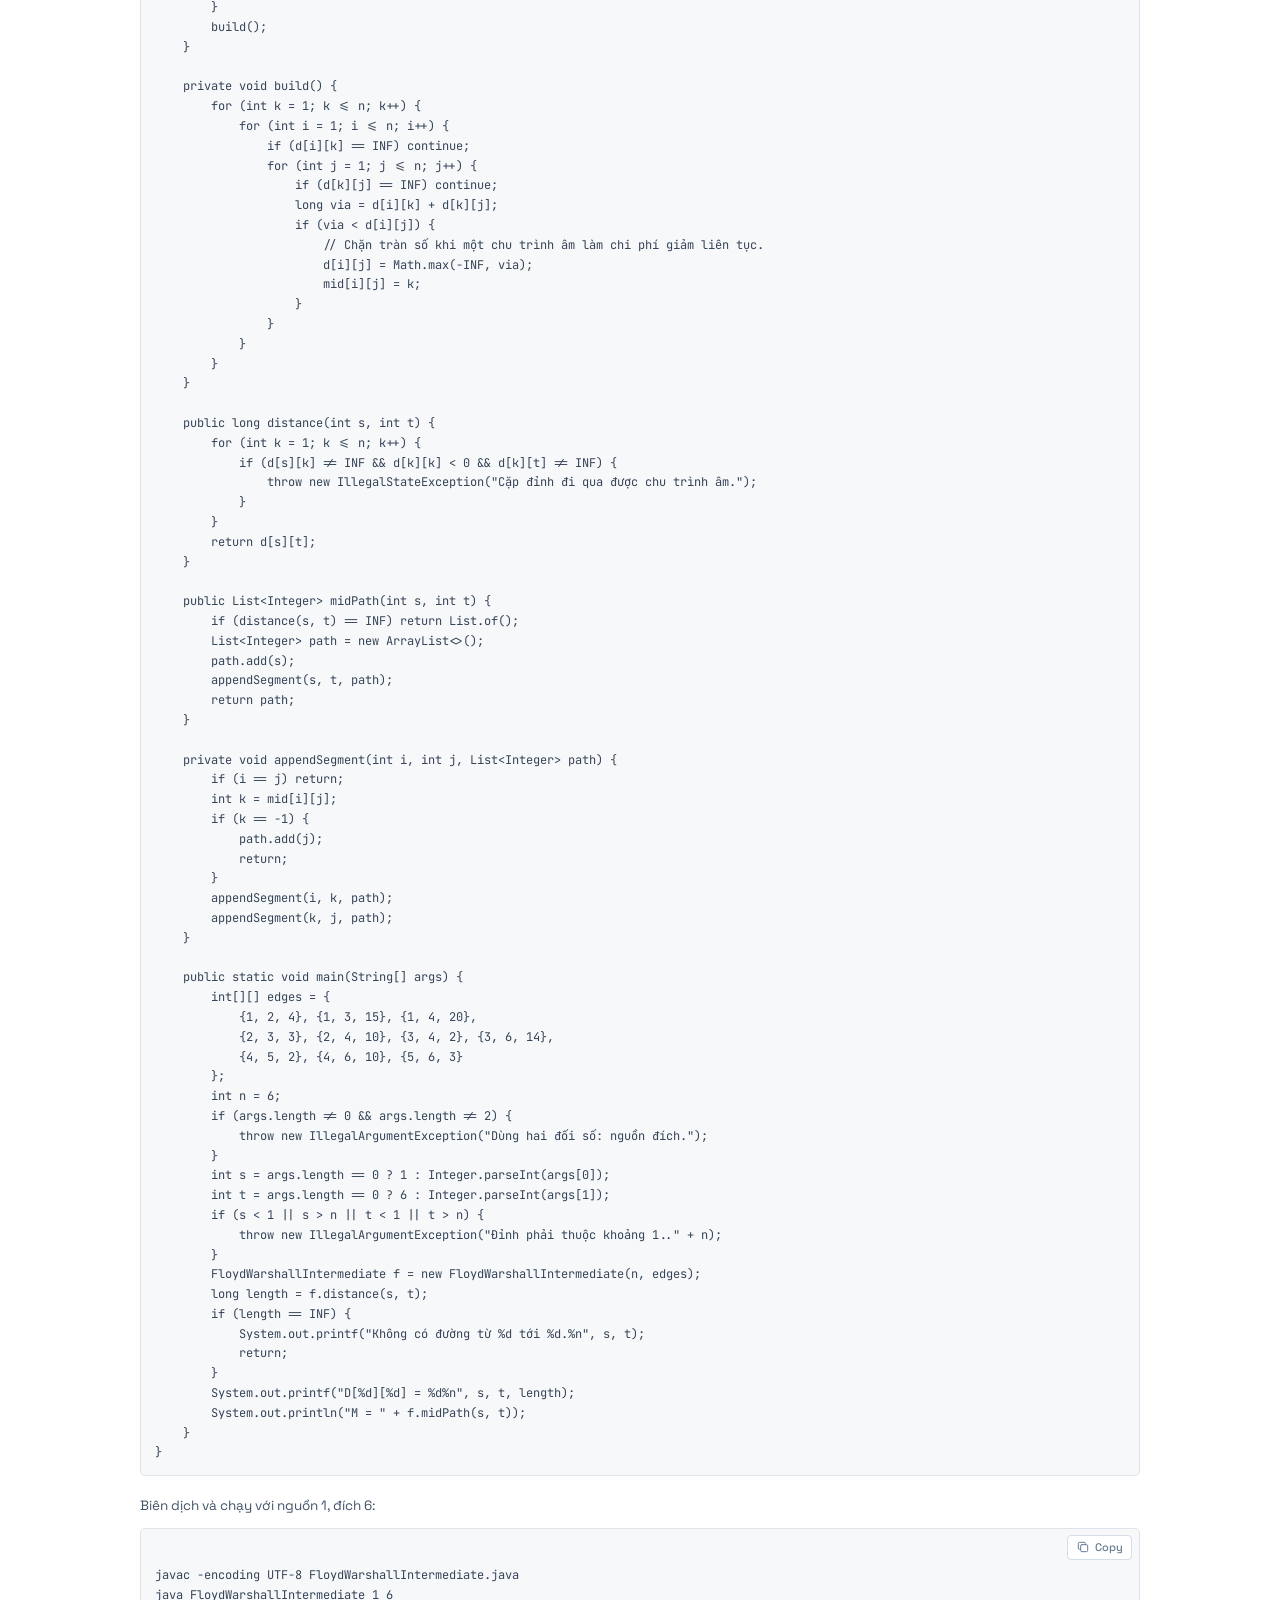
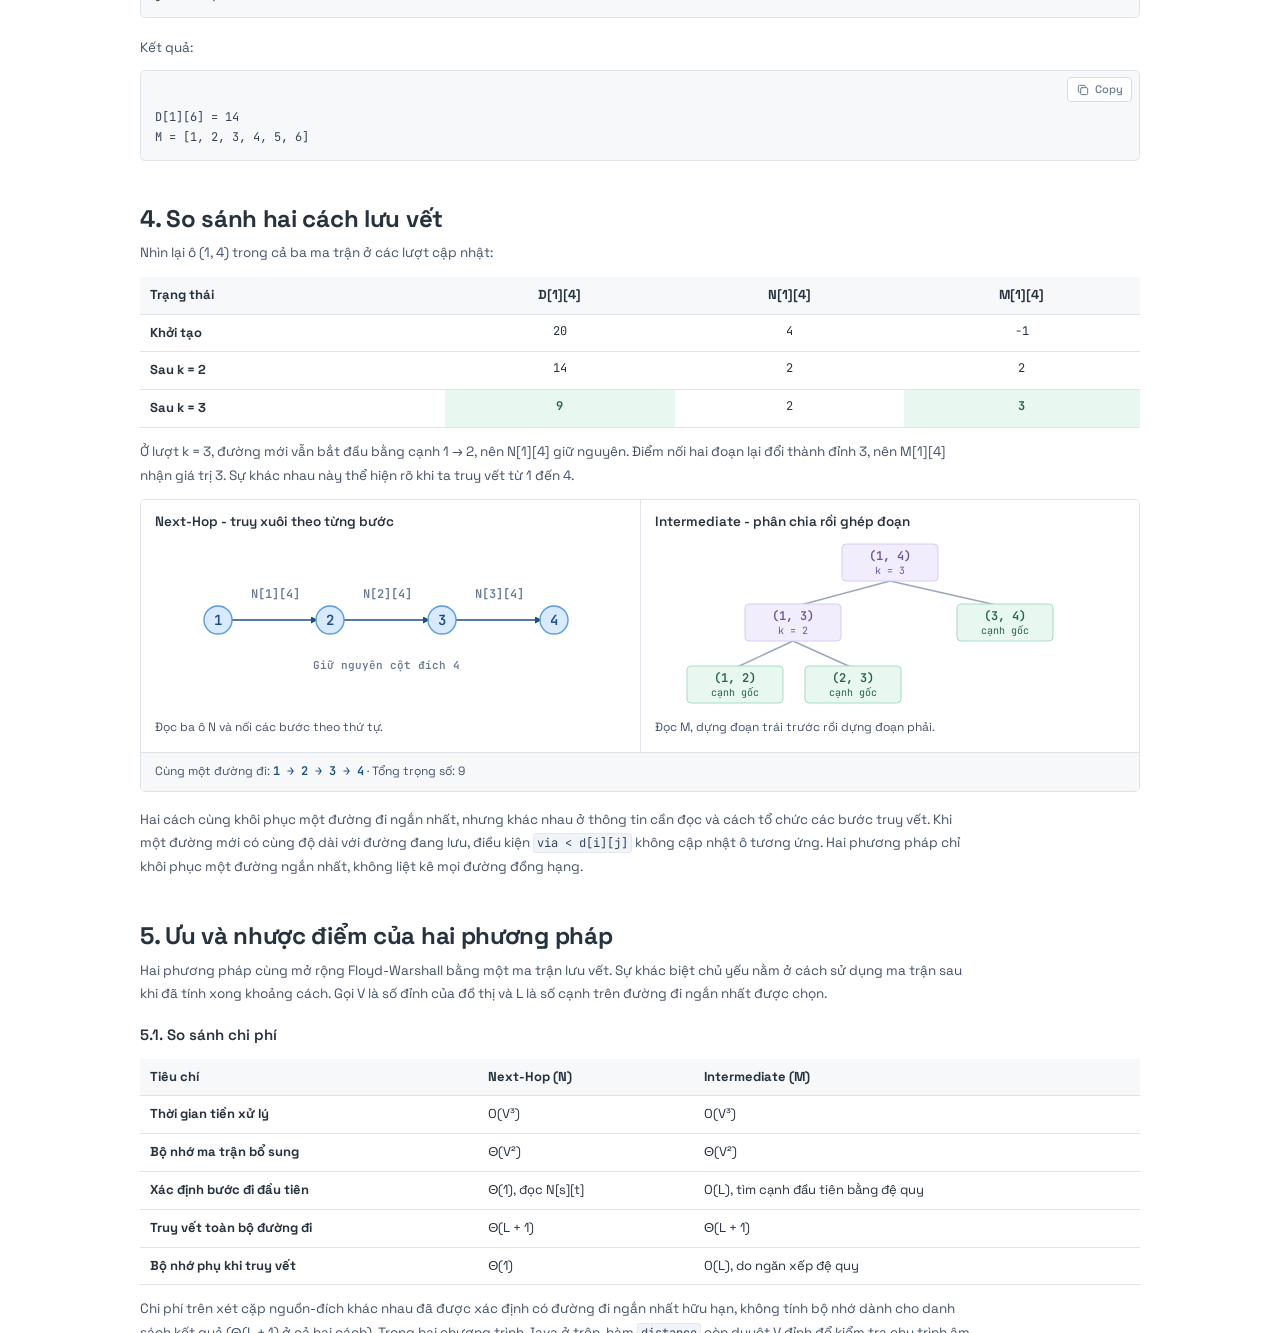
<file: laboratory.html>
<!doctype html>
<html lang="vi"><head><meta charset="utf-8"><meta http-equiv="refresh" content="0;url=./#simulation"><title>Floyd-Warshall</title></head><body><a href="./#simulation">Đọc bài Floyd-Warshall</a></body></html>
</file>
<file: lesson.css>
@font-face {
  font-family: 'Space Grotesk';
  src: url('fonts/SpaceGrotesk.ttf') format('truetype');
  font-weight: 300 700;
  font-display: swap;
}
@font-face {
  font-family: 'JetBrains Mono';
  src: url('fonts/JetBrainsMono.ttf') format('truetype');
  font-weight: 100 800;
  font-display: swap;
}
:root {
  --sans: 'Space Grotesk', Arial, Helvetica, sans-serif;
  --mono: 'JetBrains Mono', Consolas, 'Courier New', monospace;
  --ink: #26323e; --prose: #435269; --muted: #697b91; --line: #dfe4ea;
  --blue: #174e86; --blue-bg: #d9eaff; --blue-border: #5c99df;
  --green: #236347; --green-bg: #e8f7f0; --green-border: #a7ddc3;
}
* { box-sizing: border-box; }
[hidden] { display: none !important; }
body { background: #fff; margin: 0; padding: 35px 16px; font: 14px/1.6 var(--sans); color: var(--ink); }
main { max-width: 1000px; margin: 0 auto; }
header { margin: 0 0 25px; }
h1 { font-size: clamp(25px, 3.9vw, 34px); letter-spacing: -.7px; line-height: 1.22; margin: 0; max-width: 870px; }
section { margin: 0 0 42px; scroll-margin: 16px; }
section:last-child { margin-bottom: 8px; }
h2 { font-size: 24px; letter-spacing: -.3px; line-height: 1.35; font-weight: 700; margin: 0 0 6px; }
h3 { font: 600 15px/1.5 var(--sans); margin: 18px 0 9px; }
p { max-width: 93ch; margin: 0 0 10px; color: var(--prose); font: 13.5px/1.75 var(--sans); }
code { font: 12px/1.5 var(--mono); background: #f0f3f7; color: #354457; border: 1px solid #e4e9ef; border-radius: 3px; padding: 1px 3px; overflow-wrap: anywhere; }
pre { margin: 8px 0 18px; padding: 12px 14px; border: 1px solid var(--line); border-radius: 5px; background: #f7f8fa; overflow-x: auto; }
pre code { display: block; border: 0; background: none; font: 12px/1.65 var(--mono); padding: 0; white-space: pre; tab-size: 2; }
pre .kw { color: #8250aa; font-weight: 600; }
.math { white-space: nowrap; }
.formula { border-left: 3px solid #5c99df; }
.views { display: grid; grid-template-columns: minmax(0, 1fr) minmax(0, 1fr); gap: 18px; align-items: start; }
.initial, .demo { border: 1px solid var(--line); border-radius: 5px; margin: 12px 0 18px; }
.initial { padding: 12px 14px; align-items: center; }
.demo .views { padding: 12px 14px 8px; }
.matrices { display: grid; gap: 10px; min-width: 0; }
.matrix { width: 100%; max-width: 390px; margin: 0 auto; border-collapse: separate; border-spacing: 4px; table-layout: fixed; font: 12px/1.35 var(--mono); text-align: center; }
.matrix caption, figcaption { font: 600 13.5px/1.5 var(--sans); text-align: left; color: var(--ink); margin-bottom: 3px; }
.matrix thead td, .matrix th { font: 11px/1.4 var(--mono); color: var(--muted); background: transparent; border: 0; padding: 1px; }
.matrix th:first-child, .matrix thead td { width: 32px; }
.matrix tbody td { height: 29px; border: 1px solid #d6dee8; color: #344458; border-radius: 4px; }
.matrix td.read { color: var(--blue); background: var(--blue-bg); border: 2px solid var(--blue-border); font-weight: 650; }
.matrix td.write { color: var(--green); background: var(--green-bg); border: 2px solid #6da98a; font-weight: 650; }
.matrix td.target { color: #69559c; background: #f1edfc; border: 1px dashed #8b73b3; font-weight: 650; }
.graph-panel { margin: 0; min-width: 0; }
.route-graph { display: block; width: 100%; max-width: 440px; margin: 2px auto; }
.route-graph [data-edge] path { stroke: #95a6b8; stroke-width: 1.65; fill: none; marker-end: var(--arrow); }
.route-graph [data-edge].active path { stroke: var(--blue); stroke-width: 3; marker-end: var(--arrow-on); }
.route-graph [data-edge].latest path { stroke-width: 4.2; }
.route-graph text { text-anchor: middle; dominant-baseline: central; }
.route-graph [data-edge] text { font: 600 14px var(--mono); fill: var(--prose); stroke: #fff; stroke-width: 6px; paint-order: stroke; stroke-linejoin: round; }
.route-graph [data-edge].active text { fill: var(--blue); }
.route-graph [data-node] circle { fill: #fff; stroke: #899eb1; stroke-width: 1.7px; }
.route-graph [data-node] text { font: 600 16px var(--mono); fill: var(--ink); pointer-events: none; }
.route-graph [data-node].visited circle, .route-graph [data-node].endpoint circle { fill: var(--blue-bg); stroke: var(--blue); }
.route-graph [data-node].focus circle { fill: var(--blue); stroke: var(--blue); }
.route-graph [data-node].focus text { fill: white; }
.route-graph [role="button"] { cursor: pointer; }
.route-graph [role="button"]:is(:hover,:focus-visible) circle { stroke-width: 3px; stroke: var(--blue); }
@media (prefers-reduced-motion: no-preference) {
  .route-graph [data-edge].latest path { animation: reveal .28s ease-out; }
  @keyframes reveal { from { stroke-dasharray: 360; stroke-dashoffset: 360; } to { stroke-dasharray: 360; stroke-dashoffset: 0; } }
}
.settings, .player, .legend { display: flex; align-items: center; flex-wrap: wrap; gap: 8px 12px; }
.settings, .player { padding: 9px 14px; background: #f7f8fa; }
.settings { border-bottom: 1px solid var(--line); border-radius: 5px 5px 0 0; }
.player { border-top: 1px solid var(--line); border-radius: 0 0 5px 5px; gap: 6px; }
.settings label, .player label, .pick { font-size: 12px; color: var(--prose); }
button, select { font: 600 12px/1.5 var(--sans); color: var(--ink); border: 1px solid #c5d1dd; border-radius: 4px; background: white; min-height: 32px; padding: 4px 8px; cursor: pointer; }
input, select { vertical-align: middle; }
input { accent-color: var(--blue); }
[data-action="play"] { min-width: 70px; color: white; background: var(--blue); border-color: var(--blue); }
button:disabled { opacity: .4; cursor: default; }
button:focus-visible, select:focus-visible, input:focus-visible { outline: 2px solid var(--blue); outline-offset: 2px; }
.player label { margin-left: 6px; }
.player [data-role="count"] { font: 11px/1.5 var(--mono); margin-left: auto; color: var(--muted); }
.drawing { min-width: 0; }
.pick { margin: 3px 0 8px; }
.route { font: 600 13px/1.65 var(--mono); color: var(--blue); overflow-wrap: anywhere; }
.legend { margin: 0; padding: 4px 14px 8px; gap: 5px; color: var(--muted); font-size: 11.5px; }
.legend span { width: 11px; height: 11px; border-radius: 2px; }
.read-key { background: var(--blue-bg); border: 1px solid var(--blue-border); }
.write-key { background: var(--green-bg); border: 1px solid var(--green-border); margin-left: 8px; }
.feedback { border-top: 1px solid var(--line); padding: 8px 14px; }
.feedback p { margin: 0; }
.feedback [data-role="statement"] { font: 600 13px/1.65 var(--mono); color: var(--blue); }
.calls h4 { margin: 5px 0; font-size: 13px; }
.calls ol { margin: 0; padding-left: 30px; font: 11.5px/1.65 var(--mono); color: var(--prose); }
.calls li:last-child { color: var(--blue); font-weight: 600; }
.compare { width: 100%; border-collapse: collapse; font: 13px/1.6 var(--sans); margin: 12px 0; text-align: left; }
.compare th, .compare td { border-bottom: 1px solid var(--line); padding: 8px 10px; vertical-align: top; }
.compare thead { background: #f7f8fa; }
@media (max-width: 650px) {
  body { padding: 22px 12px; }
  .views { gap: 8px; }
  .demo .views, .initial { padding: 8px; }
  .matrix { border-spacing: 2px; }
  .matrix th:first-child, .matrix thead td { width: 23px; }
  .settings, .player, .feedback { padding: 8px; }
  .player [data-role="count"] { margin-left: 0; }
  .compare th, .compare td { padding: 6px; }
}
@media (max-width: 500px) {
  .initial, .demo .views { grid-template-columns: 1fr; }
  .demo .drawing { grid-row: 1; }
  .route-graph { max-height: 165px; }
  .demo .matrices { grid-template-columns: repeat(2,minmax(0,1fr)); gap: 5px; }
  .matrix tbody td { height: 24px; }
  .calls { grid-column: 1 / -1; }
  .matrix caption { font-size: 12px; }
  .settings { gap: 5px; }
  h2 { font-size: 21px; }
}
@media print {
  .settings, .player, .pick, .legend { display: none; }
  body { padding: 0; }
  h2, h3 { break-after: avoid; }
  table, .views { break-inside: avoid; }
  pre { white-space: pre-wrap; overflow: visible; }
}

/* Worked comparison: same palette and typography as the matrix trace. */
.demo-intro { margin-top: 16px; }
.state-compare td { font: 12px/1.35 var(--mono); text-align: center; }
.state-compare th:not(:first-child) { text-align: center; }
.state-compare .changed { background: var(--green-bg); color: var(--green); font-weight: 650; }
.trace-compare { display: grid; grid-template-columns: minmax(0,1fr) minmax(0,1fr); border: 1px solid var(--line); border-radius: 5px; margin: 12px 0 16px; }
.trace-compare figure { margin: 0; padding: 12px 14px 8px; min-width: 0; }
.trace-compare figure + figure { border-left: 1px solid var(--line); }
.trace-compare figcaption { font: 600 13.5px/1.5 var(--sans); margin: 0 0 5px; }
.trace-compare figure p { font-size: 12px; margin: 6px 0; }
.compare-diagram { display: block; width: 100%; max-width: 420px; margin: 0 auto; }
.compare-diagram text { font: 600 12px var(--mono); text-anchor: middle; dominant-baseline: central; }
.compare-diagram .compare-label { font-size: 11px; fill: var(--muted); }
.compare-arrow { fill: none; stroke: var(--blue); stroke-width: 1.7; }
.compare-branch { fill: none; stroke: #97a9bc; stroke-width: 1.5; }
.compare-node circle { fill: var(--blue-bg); stroke: var(--blue-border); stroke-width: 1.4; }
.compare-node text { fill: var(--blue); font-size: 14px; }
.compare-split rect { fill: #f1edfc; stroke: #d6cbf4; }
.compare-split text { fill: #69559c; }
.compare-leaf rect { fill: var(--green-bg); stroke: var(--green-border); }
.compare-leaf text { fill: var(--green); }
.compare-diagram .compare-sub { font-size: 10px; font-weight: 400; }
.compare-result { grid-column: 1 / -1; border-top: 1px solid var(--line); background: #f7f8fa; border-radius: 0 0 5px 5px; padding: 9px 14px; font-size: 12px; color: var(--prose); }
.compare-result strong { font: 600 12px/1.6 var(--mono); color: var(--blue); }
@media(max-width: 600px) { .trace-compare { grid-template-columns: 1fr; } .trace-compare figure + figure { border-left: 0; border-top: 1px solid var(--line); } .trace-compare figure { padding: 10px; } .state-compare th:not(:first-child) { font: 10px/1.35 var(--mono); } }
@media print { .trace-compare { break-inside: avoid; } }

/* Complete, independent Java programs inside their own method sections. */
.full-source { margin: 20px 0 26px; }
.full-source h4 { font: 600 15px/1.5 var(--sans); margin: 0 0 8px; }
.source-download { color: var(--blue); text-underline-offset: 2px; }

/* Six-vertex example: preserve full matrices on narrow screens. */
.route-graph { max-width: 480px; }
.matrix { max-width: 420px; }
@media(max-width: 700px) { .views { grid-template-columns: 1fr; } .demo .drawing { grid-row: 1; } .demo .matrices { grid-template-columns: 1fr; } .matrix { width: 100%; max-width: 420px; border-spacing: 3px; } .route-graph { max-height: none; } }

/* Controls and endpoint markers for the six-vertex examples. */
.timeline { padding: 0 14px 10px; background: #f7f8fa; border-radius: 0 0 5px 5px; }
.timeline label { display: flex; align-items: center; gap: 10px; font-size: 11.5px; color: var(--prose); }
.timeline input { flex: 1; min-width: 60px; cursor: pointer; }
.timeline input:disabled { opacity: .4; cursor: default; }
.player { border-radius: 0; }
.target-key { background: #f1edfc; border: 1px dashed #8b73b3; margin-left: 8px; }
.route-graph [data-node] .node-hit { fill: transparent !important; stroke: none !important; pointer-events: all; }
.route-graph [data-node] .node-ring { fill: none !important; stroke: transparent !important; pointer-events: none; }
.route-graph [data-node].source-picked .node-ring { stroke: var(--blue) !important; stroke-width: 2; }
.route-graph [data-node].target-picked .node-ring { stroke: #69559c !important; stroke-width: 2; stroke-dasharray: 4 2; }
.route-graph [data-node]:focus-visible .node-ring { stroke: var(--blue) !important; stroke-width: 3; }
.route-graph [role="button"]:focus-visible { outline: none; }
.calls ol { overflow-wrap: anywhere; }
@media(max-width:650px) { .timeline { padding: 0 8px 8px; } .legend { gap: 5px; } .target-key { margin-left: 4px; } }
@media print { .timeline { display: none; } }

/* A copy action anchored to each code block, not its scrolling content. */
.copy-block { position: relative; margin: 8px 0 18px; min-width: 0; }
.copy-block > pre { margin: 0; padding-top: 37px; }
.copy-code { position: absolute; top: 7px; right: 8px; z-index: 1; display: inline-flex; align-items: center; justify-content: center; gap: 5px; padding: 3px 8px; min-height: 25px; border: 1px solid #d6dee8; border-radius: 4px; background: #fff; color: var(--muted); font: 500 11px/1.4 var(--sans); cursor: pointer; }
.copy-code:hover { color: var(--blue); border-color: var(--blue-border); background: #f8fbff; }
.copy-code[data-state="copied"] { color: var(--green); border-color: var(--green-border); background: var(--green-bg); }
.copy-code[data-state="failed"] { color: #a33e35; }
.copy-code svg { flex: none; }
@media (pointer: coarse) { .copy-code { min-height: 32px; } .copy-block > pre { padding-top: 45px; } }
@media print { .copy-code { display: none; } .copy-block > pre { padding-top: 12px; } }
</file>
